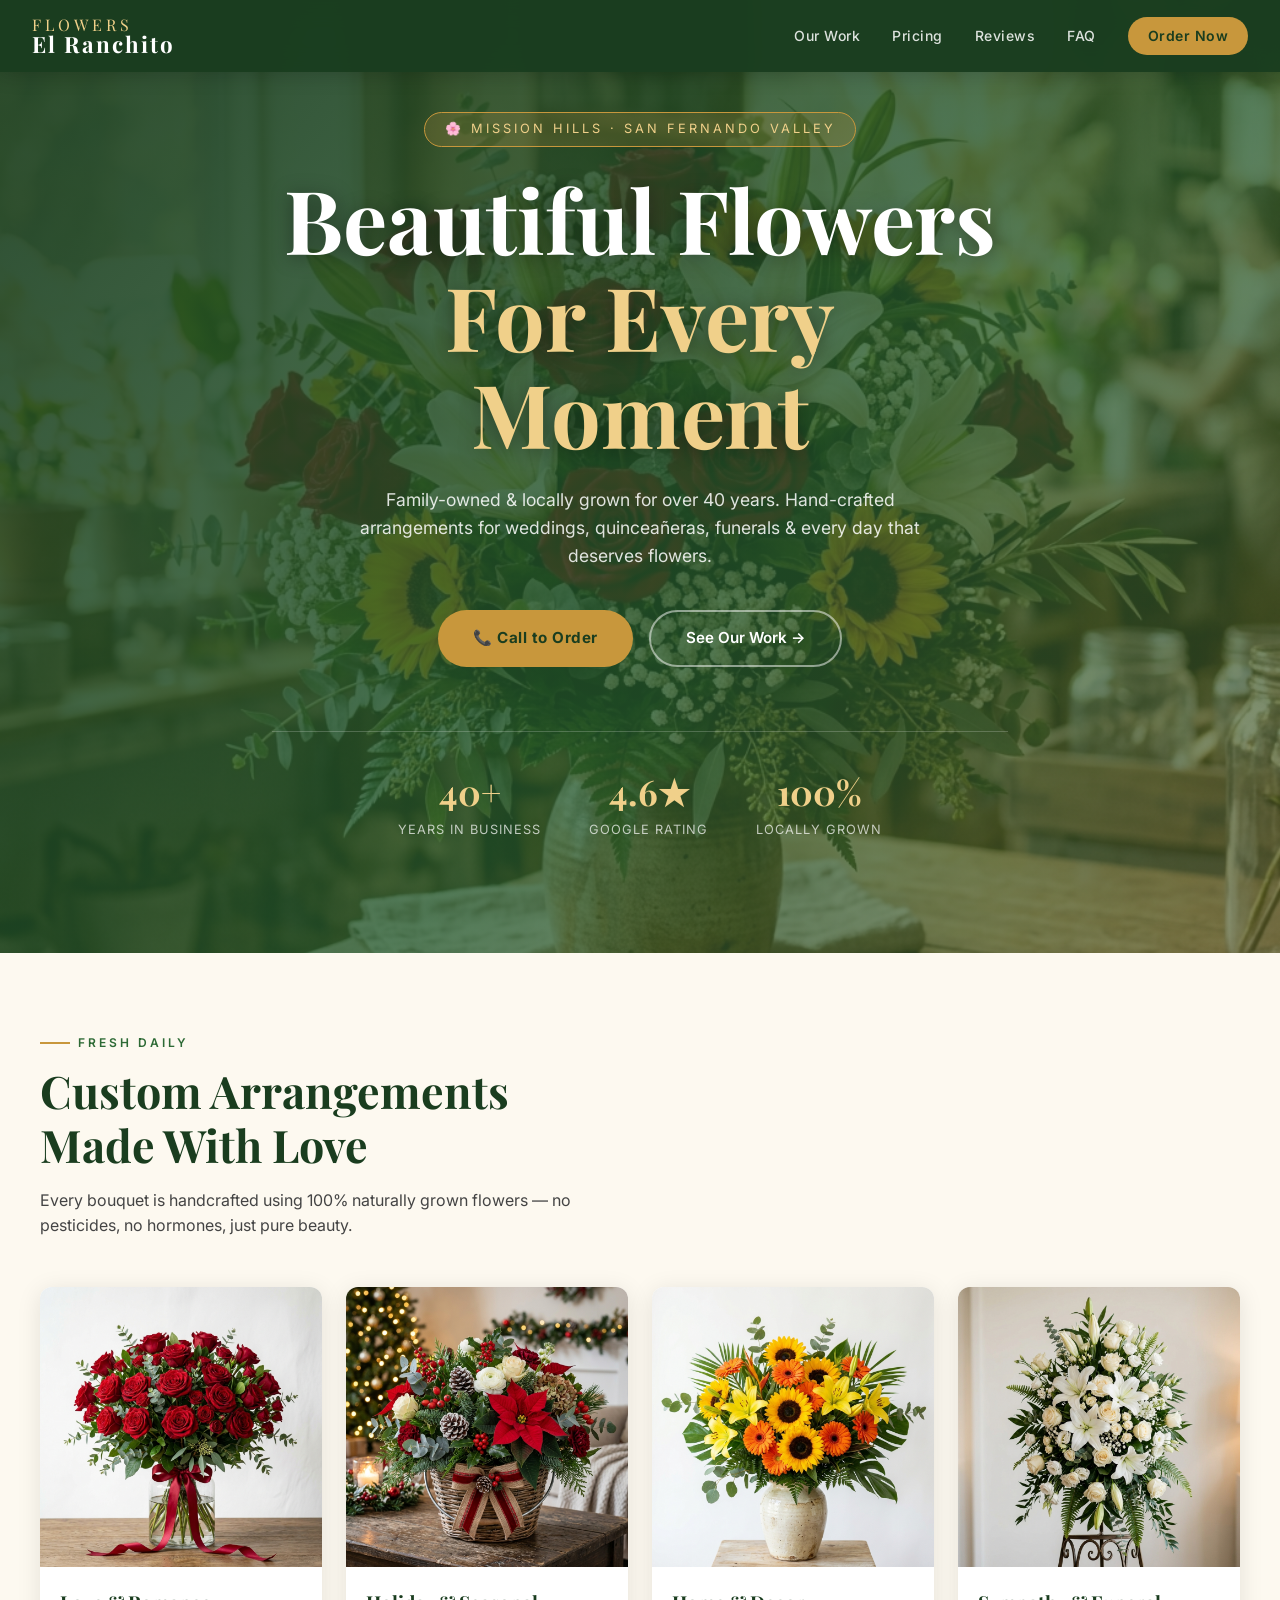
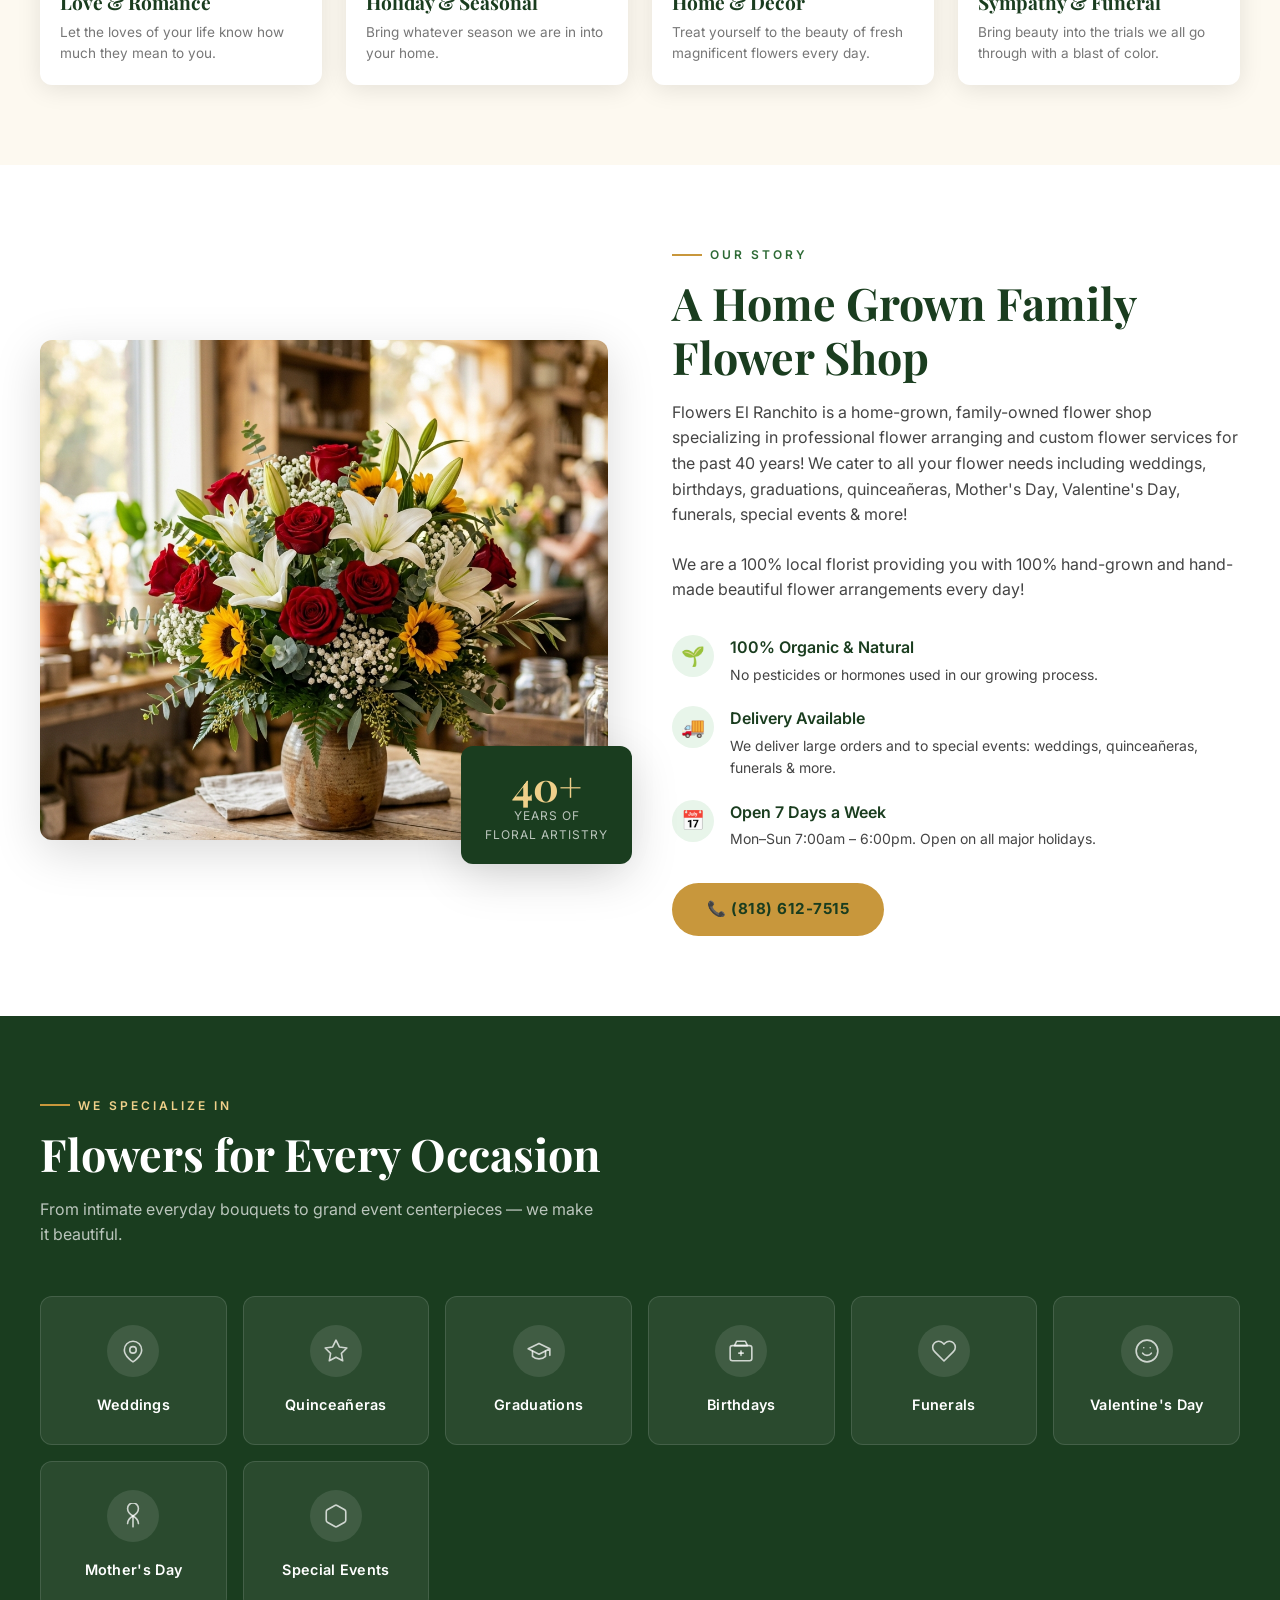
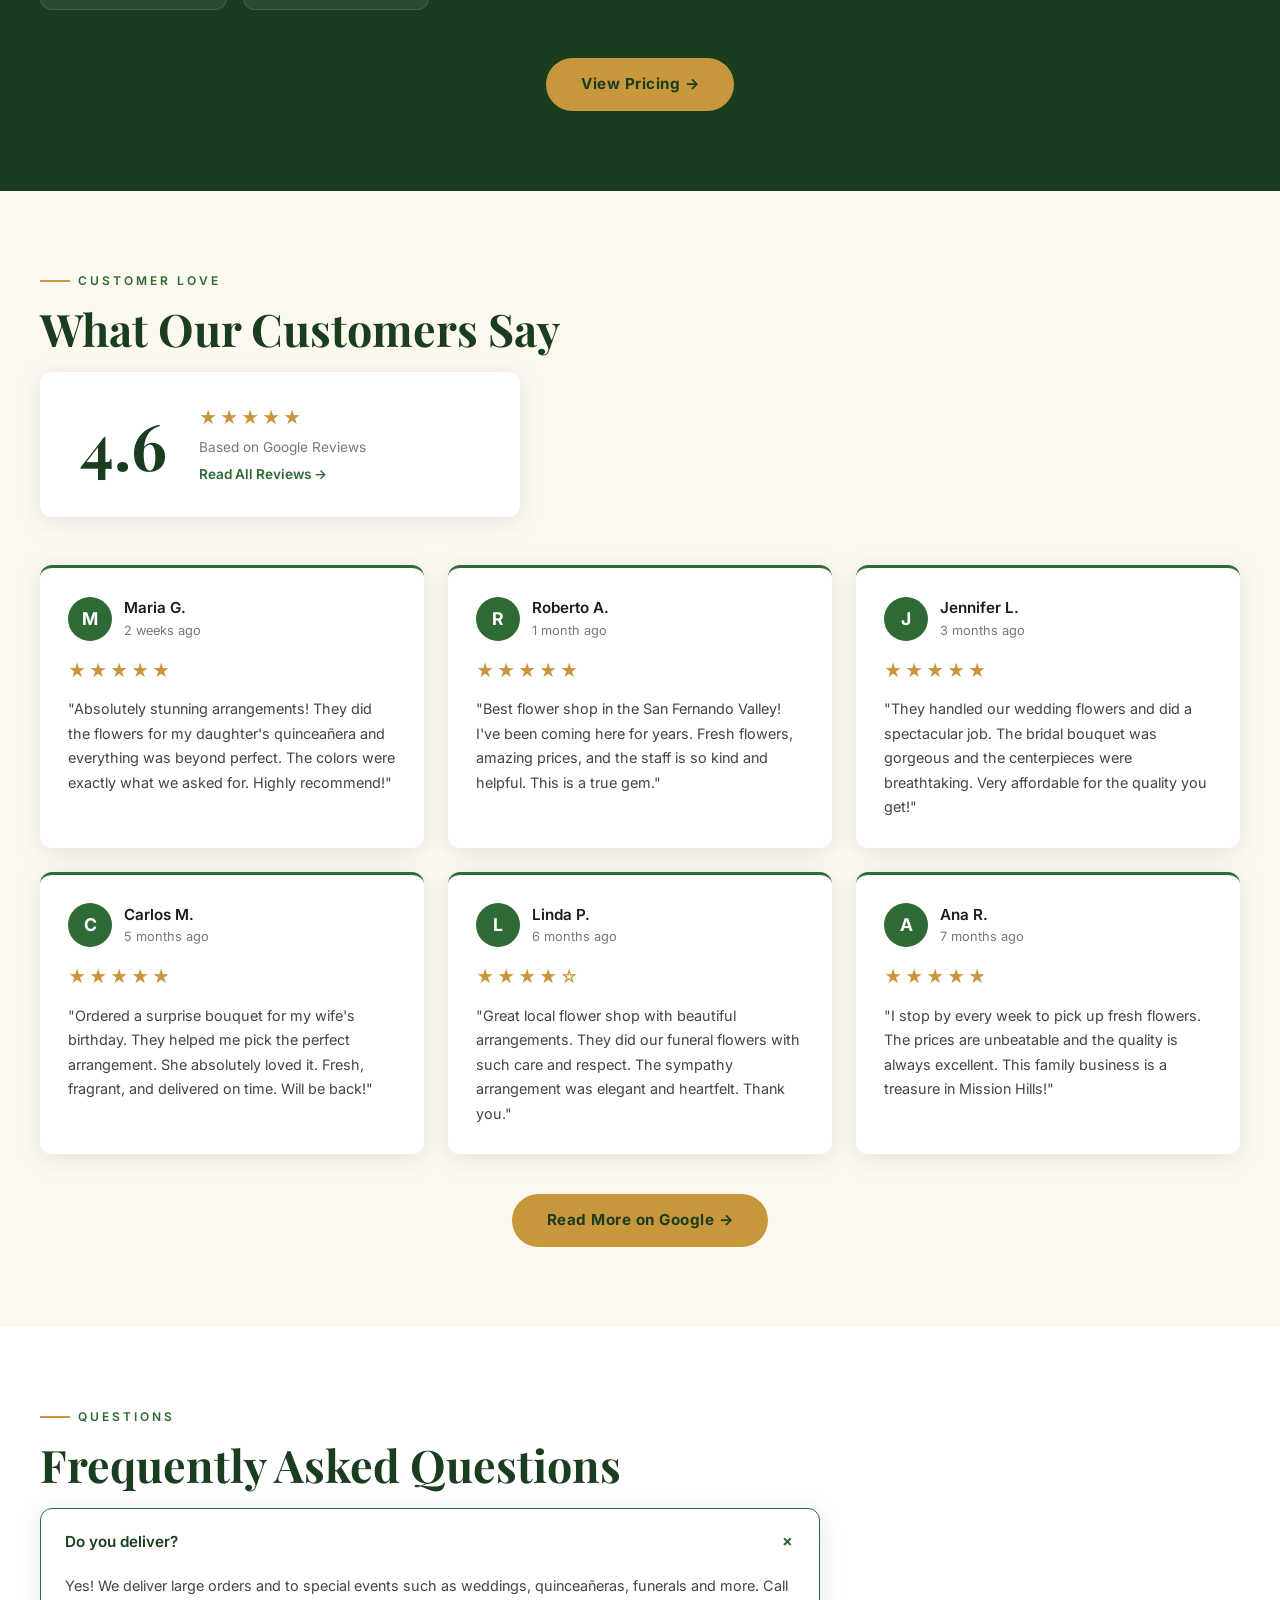
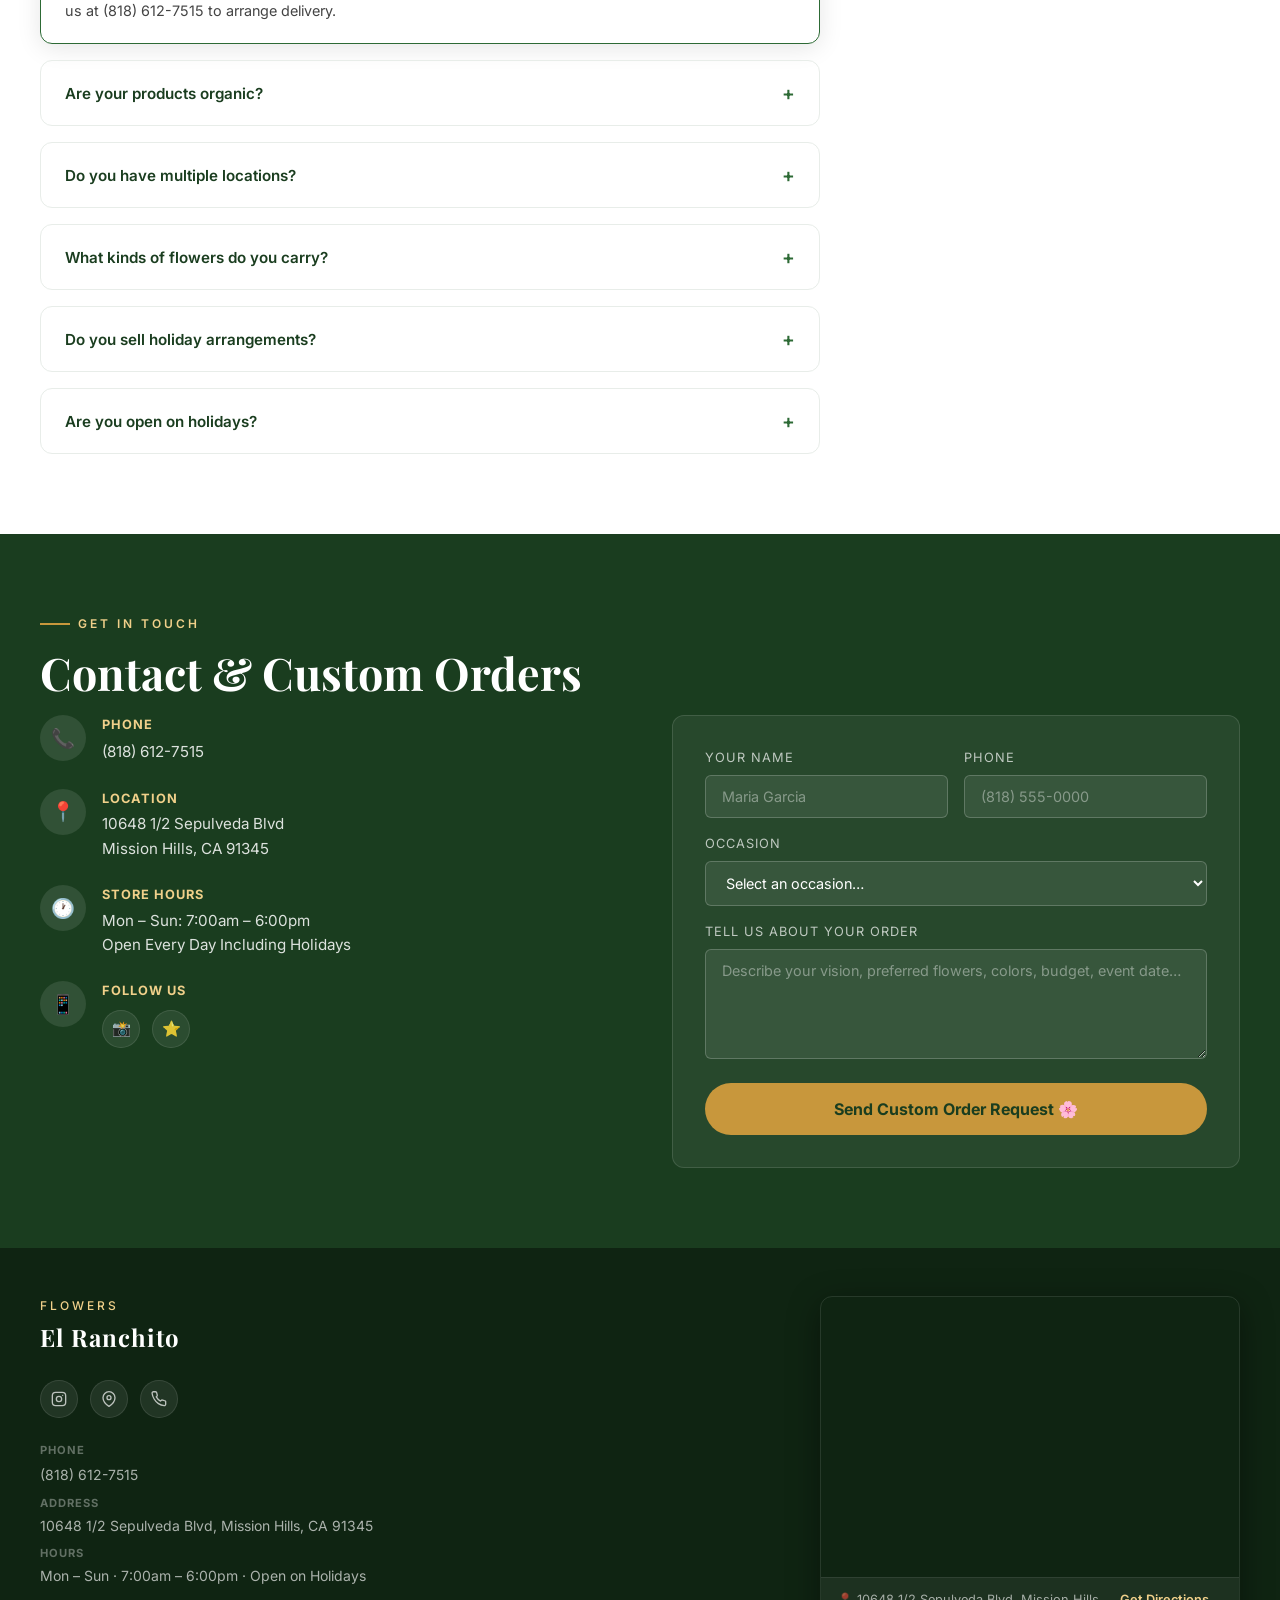
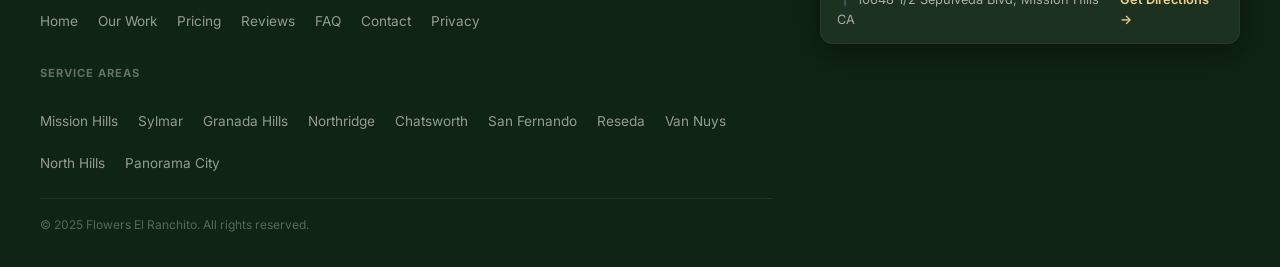
<file: index.html>
<!DOCTYPE html>
<html lang="en">
<head>
  <meta charset="UTF-8" />
  <meta name="viewport" content="width=device-width, initial-scale=1.0" />
  <title>Flowers El Ranchito | Your Local Mission Hills Flower Shop</title>
  <meta name="description" content="Flowers El Ranchito is a family-owned flower shop in Mission Hills, CA specializing in custom arrangements for weddings, quinceañeras, funerals & more. 40 years of floral artistry." />
  <meta property="og:title" content="Flowers El Ranchito | Mission Hills Florist" />
  <meta property="og:description" content="100% locally grown, hand-made flower arrangements. Weddings, quinceañeras, funerals & everyday bouquets. Call (818) 612-7515." />
  <link rel="canonical" href="https://elranchitogrowers.com/" />
  
  <!-- Favicon -->
  <link rel="icon" type="image/png" href="assets/img/favicon.png" />
  <link rel="apple-touch-icon" href="assets/img/favicon.png" />
  <meta name="theme-color" content="#1a3d1f" />
  <!-- Open Graph -->
  <meta property="og:type" content="website" />
  <meta property="og:url" content="https://093b5f04.el-ranchito-growers.pages.dev/" />
  <meta property="og:title" content="Flowers El Ranchito | Mission Hills Florist" />
  <meta property="og:description" content="Family-owned for 40 years. Hand-crafted flower arrangements for weddings, quinceañeras, funerals & everyday bouquets. Call (818) 612-7515." />
  <meta property="og:image" content="https://093b5f04.el-ranchito-growers.pages.dev/assets/img/og.png" />
  <meta property="og:image:width" content="1200" />
  <meta property="og:image:height" content="630" />
  <meta property="og:site_name" content="Flowers El Ranchito" />
  <!-- Twitter Card -->
  <meta name="twitter:card" content="summary_large_image" />
  <meta name="twitter:title" content="Flowers El Ranchito | Mission Hills Florist" />
  <meta name="twitter:description" content="Family-owned for 40 years. Hand-crafted flower arrangements for weddings, quinceañeras, funerals & everyday bouquets. Call (818) 612-7515." />
  <meta name="twitter:image" content="https://093b5f04.el-ranchito-growers.pages.dev/assets/img/og.png" />
  <link rel="stylesheet" href="assets/css/style.css" />
  <script type="application/ld+json">
  {
    "@context": "https://schema.org",
    "@type": "Florist",
    "name": "Flowers El Ranchito",
    "address": { "@type": "PostalAddress", "streetAddress": "10648 1/2 Sepulveda Blvd", "addressLocality": "Mission Hills", "addressRegion": "CA", "postalCode": "91345" },
    "telephone": "+18186127515",
    "openingHours": "Mo-Su 07:00-18:00",
    "url": "https://elranchitogrowers.com",
    "aggregateRating": { "@type": "AggregateRating", "ratingValue": "4.6", "reviewCount": "120" }
  }
  </script>
</head>
<body>

<!-- NAV -->
<nav class="nav" id="main-nav">
  <a href="/" class="nav-brand">
    <span class="line1">Flowers</span>
    <span class="line2">El Ranchito</span>
  </a>
  <div class="nav-links" id="nav-links">
    <a href="our-work.html">Our Work</a>
    <a href="pricing.html">Pricing</a>
    <a href="#reviews">Reviews</a>
    <a href="#faq">FAQ</a>
    <a href="#contact" class="nav-cta">Order Now</a>
  </div>
  <div class="nav-hamburger" id="hamburger" aria-label="Menu" role="button" tabindex="0">
    <span></span><span></span><span></span>
  </div>
</nav>

<!-- HERO -->
<section class="hero" id="hero">
  <div class="hero-bg"></div>
  <div class="hero-overlay"></div>
  <div class="hero-content">
    <div class="hero-badge">🌸 Mission Hills · San Fernando Valley</div>
    <h1>Beautiful Flowers<span>For Every Moment</span></h1>
    <p>Family-owned &amp; locally grown for over 40 years. Hand-crafted arrangements for weddings, quinceañeras, funerals &amp; every day that deserves flowers.</p>
    <div class="hero-actions">
      <a href="tel:+18186127515" class="btn-primary">📞 Call to Order</a>
      <a href="our-work.html" class="btn-outline">See Our Work →</a>
    </div>
    <div class="hero-stats">
      <div class="hero-stat"><div class="num">40+</div><div class="lbl">Years in Business</div></div>
      <div class="hero-stat"><div class="num">4.6★</div><div class="lbl">Google Rating</div></div>
      <div class="hero-stat"><div class="num">100%</div><div class="lbl">Locally Grown</div></div>
    </div>
  </div>
</section>

<!-- CATEGORIES -->
<section class="categories" id="categories">
  <div class="container">
    <div class="section-label">Fresh Daily</div>
    <h2 class="section-title">Custom Arrangements<br>Made With Love</h2>
    <p class="section-sub">Every bouquet is handcrafted using 100% naturally grown flowers — no pesticides, no hormones, just pure beauty.</p>
    <div class="cats-grid">
      <div class="cat-card">
        <img src="assets/img/roses.png" alt="Love & Romance roses bouquet - Flowers El Ranchito" loading="lazy" />
        <div class="cat-info">
          <h3>Love &amp; Romance</h3>
          <p>Let the loves of your life know how much they mean to you.</p>
        </div>
      </div>
      <div class="cat-card">
        <img src="assets/img/holiday.png" alt="Holiday & Seasonal flower arrangement" loading="lazy" />
        <div class="cat-info">
          <h3>Holiday &amp; Seasonal</h3>
          <p>Bring whatever season we are in into your home.</p>
        </div>
      </div>
      <div class="cat-card">
        <img src="assets/img/sunflowers.png" alt="Home & Decor flower arrangement with sunflowers" loading="lazy" />
        <div class="cat-info">
          <h3>Home &amp; Decor</h3>
          <p>Treat yourself to the beauty of fresh magnificent flowers every day.</p>
        </div>
      </div>
      <div class="cat-card">
        <img src="assets/img/sympathy.png" alt="Sympathy and funeral flower arrangement" loading="lazy" />
        <div class="cat-info">
          <h3>Sympathy &amp; Funeral</h3>
          <p>Bring beauty into the trials we all go through with a blast of color.</p>
        </div>
      </div>
    </div>
  </div>
</section>

<!-- ABOUT -->
<section class="about" id="about">
  <div class="container">
    <div class="about-inner">
      <div class="about-img-wrap">
        <img src="assets/img/hero.png" alt="Flowers El Ranchito flower shop interior Mission Hills" />
        <div class="about-badge">
          <div class="big">40+</div>
          <div class="sm">Years of<br>Floral Artistry</div>
        </div>
      </div>
      <div class="about-text">
        <div class="section-label">Our Story</div>
        <h2 class="section-title">A Home Grown Family Flower Shop</h2>
        <p style="color:var(--text-mid);margin-bottom:1.5rem;">Flowers El Ranchito is a home-grown, family-owned flower shop specializing in professional flower arranging and custom flower services for the past 40 years! We cater to all your flower needs including weddings, birthdays, graduations, quinceañeras, Mother's Day, Valentine's Day, funerals, special events &amp; more!</p>
        <p style="color:var(--text-mid);margin-bottom:2rem;">We are a 100% local florist providing you with 100% hand-grown and hand-made beautiful flower arrangements every day!</p>
        <div class="about-pillars">
          <div class="pillar">
            <div class="pillar-icon">🌱</div>
            <div>
              <h4>100% Organic &amp; Natural</h4>
              <p>No pesticides or hormones used in our growing process.</p>
            </div>
          </div>
          <div class="pillar">
            <div class="pillar-icon">🚚</div>
            <div>
              <h4>Delivery Available</h4>
              <p>We deliver large orders and to special events: weddings, quinceañeras, funerals &amp; more.</p>
            </div>
          </div>
          <div class="pillar">
            <div class="pillar-icon">📅</div>
            <div>
              <h4>Open 7 Days a Week</h4>
              <p>Mon–Sun 7:00am – 6:00pm. Open on all major holidays.</p>
            </div>
          </div>
        </div>
        <a href="tel:+18186127515" class="btn-primary" style="margin-top:2rem;display:inline-flex;">📞 (818) 612-7515</a>
      </div>
    </div>
  </div>
</section>

<!-- OCCASIONS -->
<section class="occasions" id="occasions">
  <div class="container">
    <div class="section-label">We Specialize In</div>
    <h2 class="section-title">Flowers for Every Occasion</h2>
    <p class="section-sub">From intimate everyday bouquets to grand event centerpieces — we make it beautiful.</p>
    <div class="occ-grid">

      <div class="occ-card">
        <div class="icon">
          <svg xmlns="http://www.w3.org/2000/svg" viewBox="0 0 24 24" fill="none" stroke="currentColor" stroke-width="1.5" stroke-linecap="round" stroke-linejoin="round"><path d="M12 22s8-5 8-11a8 8 0 0 0-16 0c0 6 8 11 8 11z"/><circle cx="12" cy="11" r="3"/></svg>
        </div>
        <h3>Weddings</h3>
      </div>

      <div class="occ-card">
        <div class="icon">
          <svg xmlns="http://www.w3.org/2000/svg" viewBox="0 0 24 24" fill="none" stroke="currentColor" stroke-width="1.5" stroke-linecap="round" stroke-linejoin="round"><polygon points="12 2 15.09 8.26 22 9.27 17 14.14 18.18 21.02 12 17.77 5.82 21.02 7 14.14 2 9.27 8.91 8.26 12 2"/></svg>
        </div>
        <h3>Quinceañeras</h3>
      </div>

      <div class="occ-card">
        <div class="icon">
          <svg xmlns="http://www.w3.org/2000/svg" viewBox="0 0 24 24" fill="none" stroke="currentColor" stroke-width="1.5" stroke-linecap="round" stroke-linejoin="round"><path d="M22 10v6M2 10l10-5 10 5-10 5z"/><path d="M6 12v5c3 3 9 3 12 0v-5"/></svg>
        </div>
        <h3>Graduations</h3>
      </div>

      <div class="occ-card">
        <div class="icon">
          <svg xmlns="http://www.w3.org/2000/svg" viewBox="0 0 24 24" fill="none" stroke="currentColor" stroke-width="1.5" stroke-linecap="round" stroke-linejoin="round"><path d="M20 7H4a2 2 0 0 0-2 2v10a2 2 0 0 0 2 2h16a2 2 0 0 0 2-2V9a2 2 0 0 0-2-2z"/><path d="M16 3H8L6 7h12l-2-4z"/><line x1="12" y1="12" x2="12" y2="16"/><line x1="10" y1="14" x2="14" y2="14"/></svg>
        </div>
        <h3>Birthdays</h3>
      </div>

      <div class="occ-card">
        <div class="icon">
          <svg xmlns="http://www.w3.org/2000/svg" viewBox="0 0 24 24" fill="none" stroke="currentColor" stroke-width="1.5" stroke-linecap="round" stroke-linejoin="round"><path d="M20.84 4.61a5.5 5.5 0 0 0-7.78 0L12 5.67l-1.06-1.06a5.5 5.5 0 0 0-7.78 7.78l1.06 1.06L12 21.23l7.78-7.78 1.06-1.06a5.5 5.5 0 0 0 0-7.78z"/></svg>
        </div>
        <h3>Funerals</h3>
      </div>

      <div class="occ-card">
        <div class="icon">
          <svg xmlns="http://www.w3.org/2000/svg" viewBox="0 0 24 24" fill="none" stroke="currentColor" stroke-width="1.5" stroke-linecap="round" stroke-linejoin="round"><circle cx="12" cy="12" r="10"/><path d="M8 14s1.5 2 4 2 4-2 4-2"/><line x1="9" y1="9" x2="9.01" y2="9"/><line x1="15" y1="9" x2="15.01" y2="9"/></svg>
        </div>
        <h3>Valentine's Day</h3>
      </div>

      <div class="occ-card">
        <div class="icon">
          <svg xmlns="http://www.w3.org/2000/svg" viewBox="0 0 24 24" fill="none" stroke="currentColor" stroke-width="1.5" stroke-linecap="round" stroke-linejoin="round"><path d="M12 22V12"/><path d="M12 12C12 12 7 9 7 5a5 5 0 0 1 10 0c0 4-5 7-5 7z"/><path d="M12 12c0 0-5 3-5 7"/><path d="M12 12c0 0 5 3 5 7"/></svg>
        </div>
        <h3>Mother's Day</h3>
      </div>

      <div class="occ-card">
        <div class="icon">
          <svg xmlns="http://www.w3.org/2000/svg" viewBox="0 0 24 24" fill="none" stroke="currentColor" stroke-width="1.5" stroke-linecap="round" stroke-linejoin="round"><path d="M21 16V8a2 2 0 0 0-1-1.73l-7-4a2 2 0 0 0-2 0l-7 4A2 2 0 0 0 3 8v8a2 2 0 0 0 1 1.73l7 4a2 2 0 0 0 2 0l7-4A2 2 0 0 0 21 16z"/></svg>
        </div>
        <h3>Special Events</h3>
      </div>

    </div>
    <div style="text-align:center;margin-top:3rem;">
      <a href="pricing.html" class="btn-primary">View Pricing →</a>
    </div>
  </div>
</section>

<!-- REVIEWS -->
<section class="reviews" id="reviews">
  <div class="container">
    <div class="section-label">Customer Love</div>
    <h2 class="section-title">What Our Customers Say</h2>
    <div class="rating-summary">
      <div class="rating-num">4.6</div>
      <div class="rating-info">
        <div class="stars"><span>★</span><span>★</span><span>★</span><span>★</span><span>★</span></div>
        <p>Based on Google Reviews</p>
        <p><a href="https://www.google.com/search?q=flowers+el+ranchito" target="_blank" rel="noopener" style="color:var(--green-mid);font-weight:600;">Read All Reviews →</a></p>
      </div>
    </div>
    <div class="reviews-grid">
      <div class="review-card">
        <div class="reviewer">
          <div class="reviewer-avatar">M</div>
          <div><div class="reviewer-name">Maria G.</div><div class="reviewer-date">2 weeks ago</div></div>
        </div>
        <div class="stars"><span>★</span><span>★</span><span>★</span><span>★</span><span>★</span></div>
        <p class="review-text">"Absolutely stunning arrangements! They did the flowers for my daughter's quinceañera and everything was beyond perfect. The colors were exactly what we asked for. Highly recommend!"</p>
      </div>
      <div class="review-card">
        <div class="reviewer">
          <div class="reviewer-avatar">R</div>
          <div><div class="reviewer-name">Roberto A.</div><div class="reviewer-date">1 month ago</div></div>
        </div>
        <div class="stars"><span>★</span><span>★</span><span>★</span><span>★</span><span>★</span></div>
        <p class="review-text">"Best flower shop in the San Fernando Valley! I've been coming here for years. Fresh flowers, amazing prices, and the staff is so kind and helpful. This is a true gem."</p>
      </div>
      <div class="review-card">
        <div class="reviewer">
          <div class="reviewer-avatar">J</div>
          <div><div class="reviewer-name">Jennifer L.</div><div class="reviewer-date">3 months ago</div></div>
        </div>
        <div class="stars"><span>★</span><span>★</span><span>★</span><span>★</span><span>★</span></div>
        <p class="review-text">"They handled our wedding flowers and did a spectacular job. The bridal bouquet was gorgeous and the centerpieces were breathtaking. Very affordable for the quality you get!"</p>
      </div>
      <div class="review-card">
        <div class="reviewer">
          <div class="reviewer-avatar">C</div>
          <div><div class="reviewer-name">Carlos M.</div><div class="reviewer-date">5 months ago</div></div>
        </div>
        <div class="stars"><span>★</span><span>★</span><span>★</span><span>★</span><span>★</span></div>
        <p class="review-text">"Ordered a surprise bouquet for my wife's birthday. They helped me pick the perfect arrangement. She absolutely loved it. Fresh, fragrant, and delivered on time. Will be back!"</p>
      </div>
      <div class="review-card">
        <div class="reviewer">
          <div class="reviewer-avatar">L</div>
          <div><div class="reviewer-name">Linda P.</div><div class="reviewer-date">6 months ago</div></div>
        </div>
        <div class="stars"><span>★</span><span>★</span><span>★</span><span>★</span><span>☆</span></div>
        <p class="review-text">"Great local flower shop with beautiful arrangements. They did our funeral flowers with such care and respect. The sympathy arrangement was elegant and heartfelt. Thank you."</p>
      </div>
      <div class="review-card">
        <div class="reviewer">
          <div class="reviewer-avatar">A</div>
          <div><div class="reviewer-name">Ana R.</div><div class="reviewer-date">7 months ago</div></div>
        </div>
        <div class="stars"><span>★</span><span>★</span><span>★</span><span>★</span><span>★</span></div>
        <p class="review-text">"I stop by every week to pick up fresh flowers. The prices are unbeatable and the quality is always excellent. This family business is a treasure in Mission Hills!"</p>
      </div>
    </div>
    <div style="text-align:center;margin-top:2.5rem;">
      <a href="https://www.google.com/search?q=flowers+el+ranchito" target="_blank" rel="noopener" class="btn-primary">Read More on Google →</a>
    </div>
  </div>
</section>

<!-- FAQ -->
<section class="faq" id="faq">
  <div class="container">
    <div class="section-label">Questions</div>
    <h2 class="section-title">Frequently Asked Questions</h2>
    <div class="faq-list">
      <div class="faq-item open">
        <button class="faq-q" aria-expanded="true">Do you deliver?<span class="faq-icon">+</span></button>
        <div class="faq-a"><p>Yes! We deliver large orders and to special events such as weddings, quinceañeras, funerals and more. Call us at (818) 612-7515 to arrange delivery.</p></div>
      </div>
      <div class="faq-item">
        <button class="faq-q" aria-expanded="false">Are your products organic?<span class="faq-icon">+</span></button>
        <div class="faq-a"><p>Yes, all of our products are 100% naturally grown. No pesticides or hormones are used in our growing process — just pure, healthy flowers.</p></div>
      </div>
      <div class="faq-item">
        <button class="faq-q" aria-expanded="false">Do you have multiple locations?<span class="faq-icon">+</span></button>
        <div class="faq-a"><p>We currently have one location in the beautiful San Fernando Valley, in the city of Mission Hills at 10648 1/2 Sepulveda Blvd, CA 91345.</p></div>
      </div>
      <div class="faq-item">
        <button class="faq-q" aria-expanded="false">What kinds of flowers do you carry?<span class="faq-icon">+</span></button>
        <div class="faq-a"><p>We carry a wide variety of flowers from baby's breath to full-bloom sunflowers. As we grow naturally, some flowers are seasonal specials. Call us if you're looking for something specific — (818) 612-7515.</p></div>
      </div>
      <div class="faq-item">
        <button class="faq-q" aria-expanded="false">Do you sell holiday arrangements?<span class="faq-icon">+</span></button>
        <div class="faq-a"><p>Yes, absolutely! We sell custom and pre-made arrangements for all major holidays. Valentine's Day, Mother's Day, Thanksgiving, Christmas and New Years are our customers' favorites.</p></div>
      </div>
      <div class="faq-item">
        <button class="faq-q" aria-expanded="false">Are you open on holidays?<span class="faq-icon">+</span></button>
        <div class="faq-a"><p>Yes, we are open 7 days a week, Monday–Sunday from 7:00am to 6:00pm, including holidays.</p></div>
      </div>
    </div>
  </div>
</section>

<!-- CONTACT -->
<section class="contact" id="contact">
  <div class="container">
    <div class="section-label">Get In Touch</div>
    <h2 class="section-title">Contact &amp; Custom Orders</h2>
    <div class="contact-inner">
      <div class="contact-info">
        <div class="contact-item">
          <div class="contact-icon">📞</div>
          <div>
            <h4>Phone</h4>
            <a href="tel:+18186127515">(818) 612-7515</a>
          </div>
        </div>
        <div class="contact-item">
          <div class="contact-icon">📍</div>
          <div>
            <h4>Location</h4>
            <p>10648 1/2 Sepulveda Blvd<br>Mission Hills, CA 91345</p>
          </div>
        </div>
        <div class="contact-item">
          <div class="contact-icon">🕐</div>
          <div>
            <h4>Store Hours</h4>
            <p>Mon – Sun: 7:00am – 6:00pm<br>Open Every Day Including Holidays</p>
          </div>
        </div>
        <div class="contact-item">
          <div class="contact-icon">📱</div>
          <div>
            <h4>Follow Us</h4>
            <div class="social-row" style="margin-top:0.5rem;">
              <a href="https://www.instagram.com/flowerselranchito/" target="_blank" rel="noopener" class="social-btn" aria-label="Instagram">📸</a>
              <a href="https://g.page/r/CYGmpNmzfyX0EBA" target="_blank" rel="noopener" class="social-btn" aria-label="Google Business">⭐</a>
            </div>
          </div>
        </div>
      </div>
      <form class="contact-form" id="contact-form" onsubmit="handleSubmit(event)">
        <div class="form-row">
          <div class="form-group">
            <label for="name">Your Name</label>
            <input type="text" id="name" name="name" placeholder="Maria Garcia" required />
          </div>
          <div class="form-group">
            <label for="phone">Phone</label>
            <input type="tel" id="phone" name="phone" placeholder="(818) 555-0000" />
          </div>
        </div>
        <div class="form-group">
          <label for="occasion">Occasion</label>
          <select id="occasion" name="occasion">
            <option value="">Select an occasion…</option>
            <option>Wedding</option>
            <option>Quinceañera</option>
            <option>Birthday</option>
            <option>Graduation</option>
            <option>Funeral / Sympathy</option>
            <option>Valentine's Day</option>
            <option>Mother's Day</option>
            <option>Custom / Other</option>
          </select>
        </div>
        <div class="form-group">
          <label for="message">Tell Us About Your Order</label>
          <textarea id="message" name="message" placeholder="Describe your vision, preferred flowers, colors, budget, event date…"></textarea>
        </div>
        <button type="submit" class="btn-submit" id="submit-btn">Send Custom Order Request 🌸</button>
      </form>
    </div>
  </div>
</section>

<!-- FOOTER -->
<footer>
  <div class="footer-inner">
    <div class="footer-left">
      <div class="footer-brand">
        <span>Flowers</span>
        El Ranchito
      </div>
      <div class="social-row">
        <a href="https://www.instagram.com/flowerselranchito/" target="_blank" rel="noopener" class="social-btn" aria-label="Instagram">
          <svg width="16" height="16" viewBox="0 0 24 24" fill="none" stroke="currentColor" stroke-width="2" stroke-linecap="round" stroke-linejoin="round"><rect x="2" y="2" width="20" height="20" rx="5" ry="5"/><circle cx="12" cy="12" r="4"/><circle cx="17.5" cy="6.5" r="1" fill="currentColor" stroke="none"/></svg>
        </a>
        <a href="https://g.page/r/CYGmpNmzfyX0EBA" target="_blank" rel="noopener" class="social-btn" aria-label="Google Business">
          <svg width="16" height="16" viewBox="0 0 24 24" fill="none" stroke="currentColor" stroke-width="2" stroke-linecap="round" stroke-linejoin="round"><path d="M21 10c0 7-9 13-9 13s-9-6-9-13a9 9 0 0 1 18 0z"/><circle cx="12" cy="10" r="3"/></svg>
        </a>
        <a href="tel:+18186127515" class="social-btn" aria-label="Call us">
          <svg width="16" height="16" viewBox="0 0 24 24" fill="none" stroke="currentColor" stroke-width="2" stroke-linecap="round" stroke-linejoin="round"><path d="M22 16.92v3a2 2 0 0 1-2.18 2 19.79 19.79 0 0 1-8.63-3.07A19.5 19.5 0 0 1 4.69 12a19.79 19.79 0 0 1-3.07-8.67A2 2 0 0 1 3.6 1.18h3a2 2 0 0 1 2 1.72c.127.96.361 1.903.7 2.81a2 2 0 0 1-.45 2.11L7.91 8.74a16 16 0 0 0 6.35 6.35l.96-.96a2 2 0 0 1 2.11-.45c.907.339 1.85.573 2.81.7A2 2 0 0 1 22 16.92z"/></svg>
        </a>
      </div>
      <div class="footer-contact">
        <div>
          <strong>Phone</strong>
          <a href="tel:+18186127515">(818) 612-7515</a>
        </div>
        <div>
          <strong>Address</strong>
          <p>10648 1/2 Sepulveda Blvd, Mission Hills, CA 91345</p>
        </div>
        <div>
          <strong>Hours</strong>
          <p>Mon – Sun · 7:00am – 6:00pm · Open on Holidays</p>
        </div>
      </div>
      <div class="footer-links">
        <a href="/">Home</a>
        <a href="our-work.html">Our Work</a>
        <a href="pricing.html">Pricing</a>
        <a href="index.html#reviews">Reviews</a>
        <a href="index.html#faq">FAQ</a>
        <a href="index.html#contact">Contact</a>
        <a href="privacy.html">Privacy</a>
      </div>
      <div class="footer-links" style="margin-top:0.5rem;">
        <strong style="color:rgba(255,255,255,0.35);font-size:0.7rem;text-transform:uppercase;letter-spacing:1px;width:100%;display:block;margin-bottom:0.5rem;">Service Areas</strong>
        <a href="locations/mission-hills.html">Mission Hills</a>
        <a href="locations/sylmar.html">Sylmar</a>
        <a href="locations/granada-hills.html">Granada Hills</a>
        <a href="locations/northridge.html">Northridge</a>
        <a href="locations/chatsworth.html">Chatsworth</a>
        <a href="locations/san-fernando.html">San Fernando</a>
        <a href="locations/reseda.html">Reseda</a>
        <a href="locations/van-nuys.html">Van Nuys</a>
        <a href="locations/north-hills.html">North Hills</a>
        <a href="locations/panorama-city.html">Panorama City</a>
      </div>
      <p class="copy">© 2025 Flowers El Ranchito. All rights reserved.</p>
    </div>
    <div class="footer-map">
      <iframe
        title="Flowers El Ranchito location map"
        src="https://maps.google.com/maps?q=Flowers+El+Ranchito+Mission+Hills+CA&output=embed&z=16"
        loading="lazy"
        referrerpolicy="no-referrer-when-downgrade"
        allowfullscreen>
      </iframe>
      <div class="map-label">
        <span>📍 10648 1/2 Sepulveda Blvd, Mission Hills CA</span>
        <a href="https://maps.google.com/?q=10648+Sepulveda+Blvd,+Mission+Hills,+CA+91345" target="_blank" rel="noopener">Get Directions →</a>
      </div>
    </div>
  </div>
</footer>

<script src="assets/js/main.js"></script>
</body>
</html>
</file>
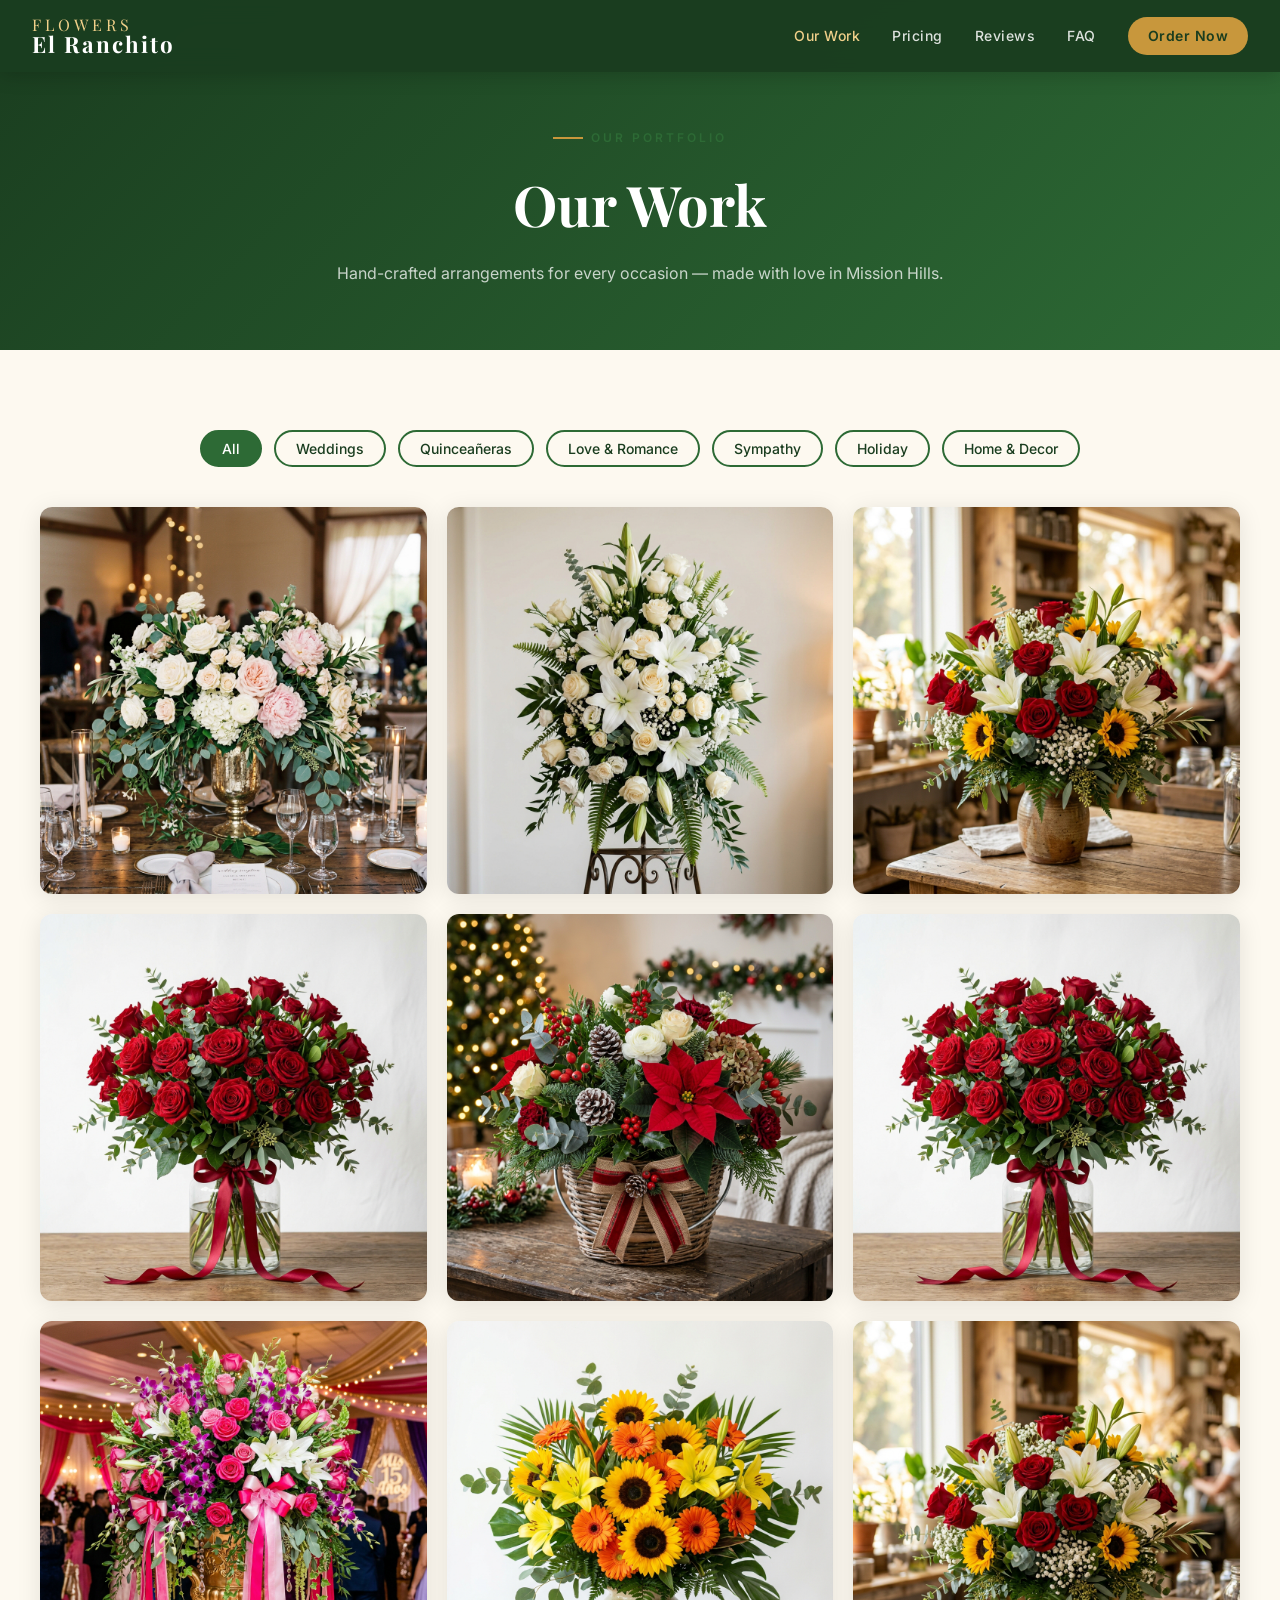
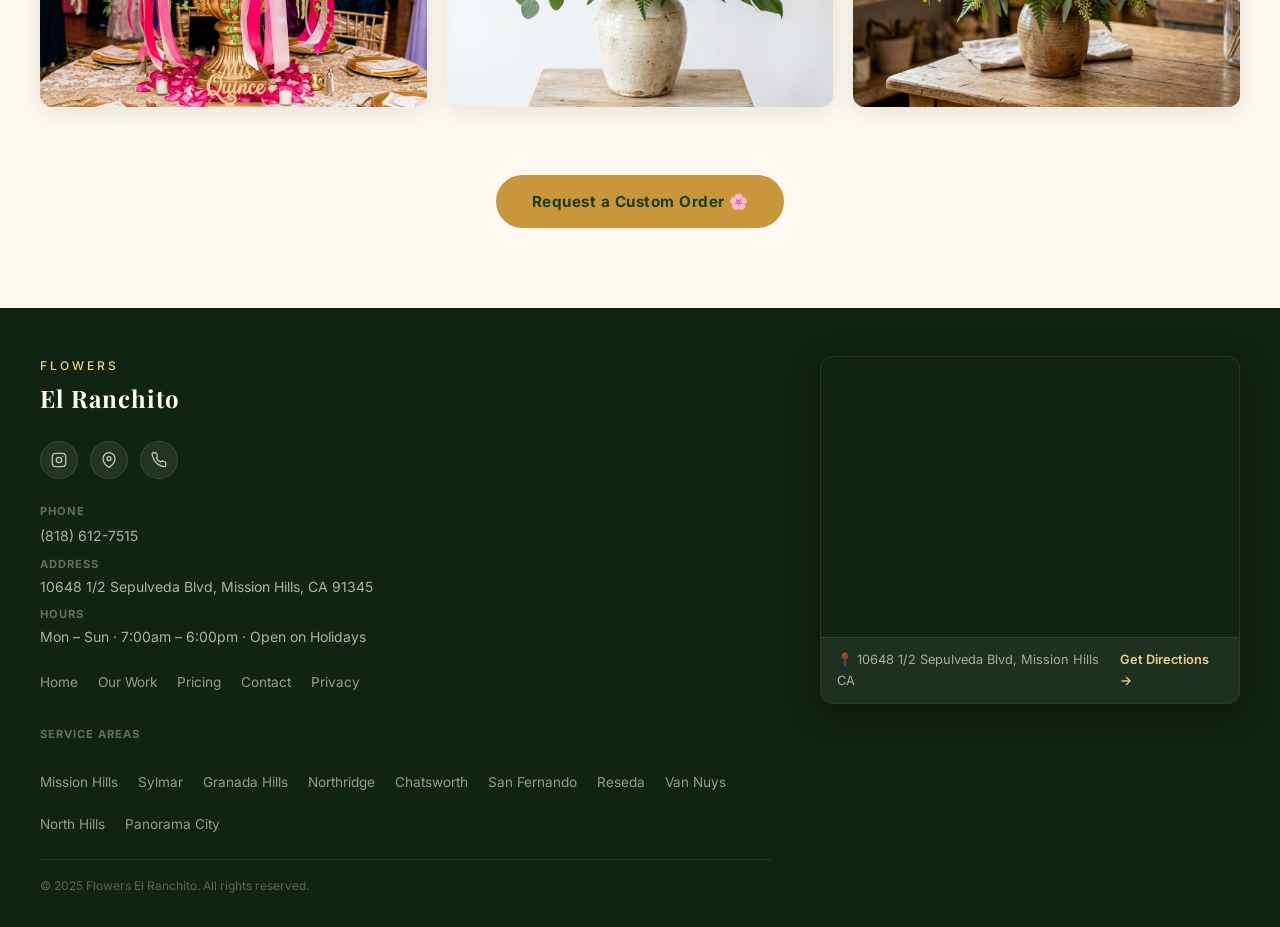
<file: our-work.html>
<!DOCTYPE html>
<html lang="en">
<head>
  <meta charset="UTF-8" />
  <meta name="viewport" content="width=device-width, initial-scale=1.0" />
  <title>Our Work | Flowers El Ranchito Gallery</title>
  <meta name="description" content="Browse our gallery of custom flower arrangements — weddings, quinceañeras, funerals, birthdays & more. Flowers El Ranchito, Mission Hills CA." />
  <link rel="canonical" href="https://elranchitogrowers.com/our-work/" />
  
  <!-- Favicon -->
  <link rel="icon" type="image/png" href="assets/img/favicon.png" />
  <link rel="apple-touch-icon" href="assets/img/favicon.png" />
  <meta name="theme-color" content="#1a3d1f" />
  <!-- Open Graph -->
  <meta property="og:type" content="website" />
  <meta property="og:url" content="https://093b5f04.el-ranchito-growers.pages.dev/our-work.html" />
  <meta property="og:title" content="Our Work | Flowers El Ranchito Gallery" />
  <meta property="og:description" content="Browse our gallery of hand-crafted floral arrangements for weddings, quinceañeras, funerals, and more. Mission Hills florist." />
  <meta property="og:image" content="https://093b5f04.el-ranchito-growers.pages.dev/assets/img/og.png" />
  <meta property="og:image:width" content="1200" />
  <meta property="og:image:height" content="630" />
  <meta property="og:site_name" content="Flowers El Ranchito" />
  <!-- Twitter Card -->
  <meta name="twitter:card" content="summary_large_image" />
  <meta name="twitter:title" content="Our Work | Flowers El Ranchito Gallery" />
  <meta name="twitter:description" content="Browse our gallery of hand-crafted floral arrangements for weddings, quinceañeras, funerals, and more. Mission Hills florist." />
  <meta name="twitter:image" content="https://093b5f04.el-ranchito-growers.pages.dev/assets/img/og.png" />
  <link rel="stylesheet" href="assets/css/style.css" />
</head>
<body>

<nav class="nav" id="main-nav">
  <a href="/" class="nav-brand">
    <span class="line1">Flowers</span>
    <span class="line2">El Ranchito</span>
  </a>
  <div class="nav-links" id="nav-links">
    <a href="our-work.html" style="color:var(--gold-light)">Our Work</a>
    <a href="pricing.html">Pricing</a>
    <a href="index.html#reviews">Reviews</a>
    <a href="index.html#faq">FAQ</a>
    <a href="index.html#contact" class="nav-cta">Order Now</a>
  </div>
  <div class="nav-hamburger" id="hamburger" aria-label="Menu" role="button" tabindex="0">
    <span></span><span></span><span></span>
  </div>
</nav>

<div class="page-hero">
  <div class="section-label" style="justify-content:center;">Our Portfolio</div>
  <h1>Our Work</h1>
  <p>Hand-crafted arrangements for every occasion — made with love in Mission Hills.</p>
</div>

<section style="background:var(--cream);">
  <div class="container">
    <div class="gallery-filters" id="gallery-filters">
      <button class="filter-btn active" data-filter="all" id="filter-all">All</button>
      <button class="filter-btn" data-filter="wedding" id="filter-wedding">Weddings</button>
      <button class="filter-btn" data-filter="quinceanera" id="filter-quinceanera">Quinceañeras</button>
      <button class="filter-btn" data-filter="romance" id="filter-romance">Love &amp; Romance</button>
      <button class="filter-btn" data-filter="sympathy" id="filter-sympathy">Sympathy</button>
      <button class="filter-btn" data-filter="holiday" id="filter-holiday">Holiday</button>
      <button class="filter-btn" data-filter="decor" id="filter-decor">Home &amp; Decor</button>
    </div>

    <div class="masonry-grid" id="gallery-grid">

      <div class="masonry-item" data-cat="wedding">
        <img src="assets/img/wedding.png" alt="Wedding floral centerpiece arrangement" loading="lazy" />
        <div class="overlay"><span>Wedding Centerpiece</span></div>
      </div>

      <div class="masonry-item" data-cat="romance">
        <img src="assets/img/roses.png" alt="Romantic red rose bouquet" loading="lazy" />
        <div class="overlay"><span>Romantic Roses</span></div>
      </div>

      <div class="masonry-item" data-cat="quinceanera">
        <img src="assets/img/quinceanera.png" alt="Quinceañera floral arrangement" loading="lazy" />
        <div class="overlay"><span>Quinceañera Centerpiece</span></div>
      </div>

      <div class="masonry-item" data-cat="sympathy">
        <img src="assets/img/sympathy.png" alt="Sympathy and funeral flower arrangement" loading="lazy" />
        <div class="overlay"><span>Sympathy Arrangement</span></div>
      </div>

      <div class="masonry-item" data-cat="holiday">
        <img src="assets/img/holiday.png" alt="Holiday seasonal flower basket" loading="lazy" />
        <div class="overlay"><span>Holiday Basket</span></div>
      </div>

      <div class="masonry-item" data-cat="decor">
        <img src="assets/img/sunflowers.png" alt="Sunflower and gerbera home decor arrangement" loading="lazy" />
        <div class="overlay"><span>Sunny Decor Arrangement</span></div>
      </div>

      <div class="masonry-item" data-cat="wedding">
        <img src="assets/img/hero.png" alt="Mixed floral wedding arrangement" loading="lazy" />
        <div class="overlay"><span>Custom Wedding Bouquet</span></div>
      </div>

      <div class="masonry-item" data-cat="romance">
        <img src="assets/img/roses.png" alt="Valentine's Day rose bouquet" loading="lazy" />
        <div class="overlay"><span>Valentine's Day Special</span></div>
      </div>

      <div class="masonry-item" data-cat="decor">
        <img src="assets/img/hero.png" alt="Mixed bouquet for home decor" loading="lazy" />
        <div class="overlay"><span>Fresh Mixed Bouquet</span></div>
      </div>

    </div>

    <div style="text-align:center;margin-top:3rem;">
      <a href="index.html#contact" class="btn-primary">Request a Custom Order 🌸</a>
    </div>
  </div>
</section>

<footer>
  <div class="footer-inner">
    <div class="footer-left">
      <div class="footer-brand">
        <span>Flowers</span>
        El Ranchito
      </div>
      <div class="social-row">
        <a href="https://www.instagram.com/flowerselranchito/" target="_blank" rel="noopener" class="social-btn" aria-label="Instagram">
          <svg width="16" height="16" viewBox="0 0 24 24" fill="none" stroke="currentColor" stroke-width="2" stroke-linecap="round" stroke-linejoin="round"><rect x="2" y="2" width="20" height="20" rx="5" ry="5"/><circle cx="12" cy="12" r="4"/><circle cx="17.5" cy="6.5" r="1" fill="currentColor" stroke="none"/></svg>
        </a>
        <a href="https://g.page/r/CYGmpNmzfyX0EBA" target="_blank" rel="noopener" class="social-btn" aria-label="Google Business">
          <svg width="16" height="16" viewBox="0 0 24 24" fill="none" stroke="currentColor" stroke-width="2" stroke-linecap="round" stroke-linejoin="round"><path d="M21 10c0 7-9 13-9 13s-9-6-9-13a9 9 0 0 1 18 0z"/><circle cx="12" cy="10" r="3"/></svg>
        </a>
        <a href="tel:+18186127515" class="social-btn" aria-label="Call us">
          <svg width="16" height="16" viewBox="0 0 24 24" fill="none" stroke="currentColor" stroke-width="2" stroke-linecap="round" stroke-linejoin="round"><path d="M22 16.92v3a2 2 0 0 1-2.18 2 19.79 19.79 0 0 1-8.63-3.07A19.5 19.5 0 0 1 4.69 12a19.79 19.79 0 0 1-3.07-8.67A2 2 0 0 1 3.6 1.18h3a2 2 0 0 1 2 1.72c.127.96.361 1.903.7 2.81a2 2 0 0 1-.45 2.11L7.91 8.74a16 16 0 0 0 6.35 6.35l.96-.96a2 2 0 0 1 2.11-.45c.907.339 1.85.573 2.81.7A2 2 0 0 1 22 16.92z"/></svg>
        </a>
      </div>
      <div class="footer-contact">
        <div><strong>Phone</strong><a href="tel:+18186127515">(818) 612-7515</a></div>
        <div><strong>Address</strong><p>10648 1/2 Sepulveda Blvd, Mission Hills, CA 91345</p></div>
        <div><strong>Hours</strong><p>Mon – Sun · 7:00am – 6:00pm · Open on Holidays</p></div>
      </div>
      <div class="footer-links">
        <a href="/">Home</a>
        <a href="our-work.html">Our Work</a>
        <a href="pricing.html">Pricing</a>
        <a href="index.html#contact">Contact</a>
        <a href="privacy.html">Privacy</a>
      </div>
      <div class="footer-links" style="margin-top:0.5rem;">
        <strong style="color:rgba(255,255,255,0.35);font-size:0.7rem;text-transform:uppercase;letter-spacing:1px;width:100%;display:block;margin-bottom:0.5rem;">Service Areas</strong>
        <a href="locations/mission-hills.html">Mission Hills</a>
        <a href="locations/sylmar.html">Sylmar</a>
        <a href="locations/granada-hills.html">Granada Hills</a>
        <a href="locations/northridge.html">Northridge</a>
        <a href="locations/chatsworth.html">Chatsworth</a>
        <a href="locations/san-fernando.html">San Fernando</a>
        <a href="locations/reseda.html">Reseda</a>
        <a href="locations/van-nuys.html">Van Nuys</a>
        <a href="locations/north-hills.html">North Hills</a>
        <a href="locations/panorama-city.html">Panorama City</a>
      </div>
      <p class="copy">© 2025 Flowers El Ranchito. All rights reserved.</p>
    </div>
    <div class="footer-map">
      <iframe
        title="Flowers El Ranchito location map"
        src="https://maps.google.com/maps?q=Flowers+El+Ranchito+Mission+Hills+CA&output=embed&z=16"
        loading="lazy"
        referrerpolicy="no-referrer-when-downgrade"
        allowfullscreen>
      </iframe>
      <div class="map-label">
        <span>📍 10648 1/2 Sepulveda Blvd, Mission Hills CA</span>
        <a href="https://maps.google.com/?q=Flowers+El+Ranchito+Mission+Hills+CA" target="_blank" rel="noopener">Get Directions →</a>
      </div>
    </div>
  </div>
</footer>

<script src="assets/js/main.js"></script>
<script>
  // Gallery filter
  document.querySelectorAll('.filter-btn').forEach(btn => {
    btn.addEventListener('click', () => {
      document.querySelectorAll('.filter-btn').forEach(b => b.classList.remove('active'));
      btn.classList.add('active');
      const filter = btn.dataset.filter;
      document.querySelectorAll('.masonry-item').forEach(item => {
        if (filter === 'all' || item.dataset.cat === filter) {
          item.style.display = 'block';
        } else {
          item.style.display = 'none';
        }
      });
    });
  });
</script>
</body>
</html>
</file>
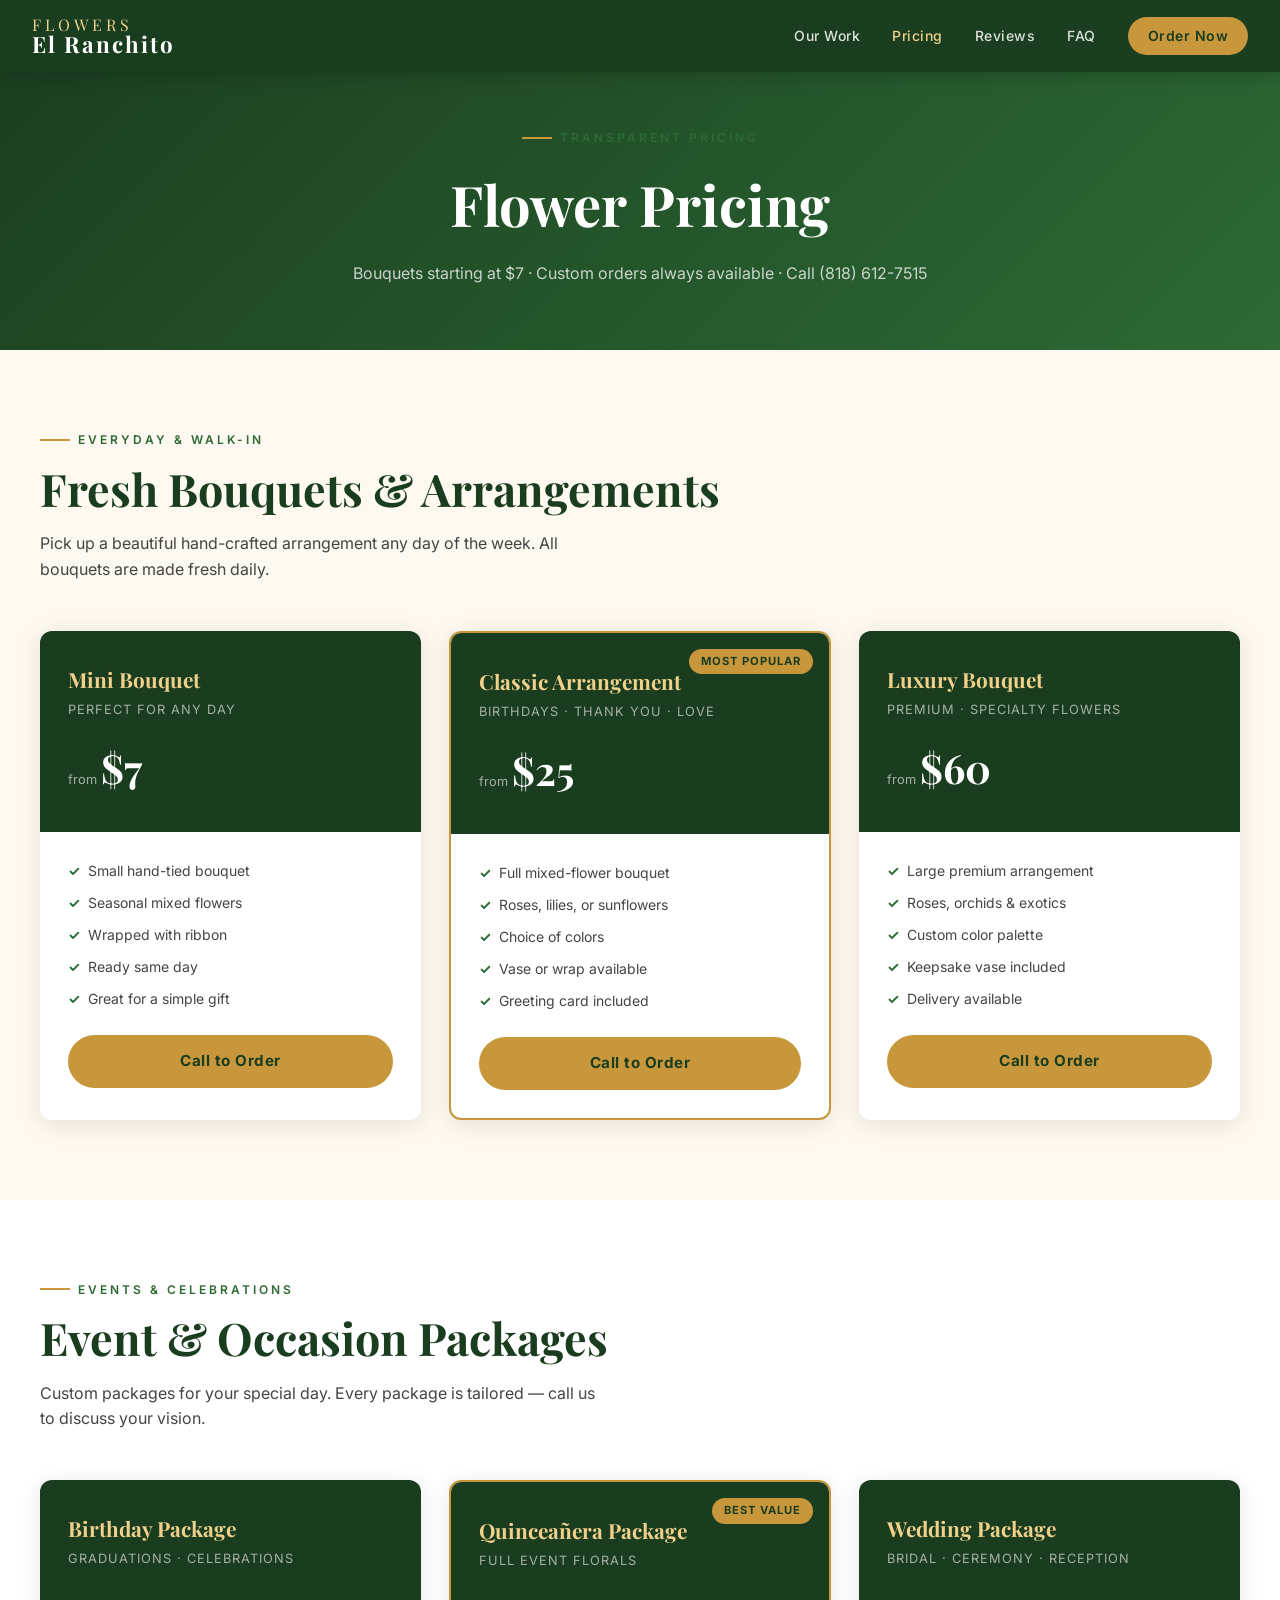
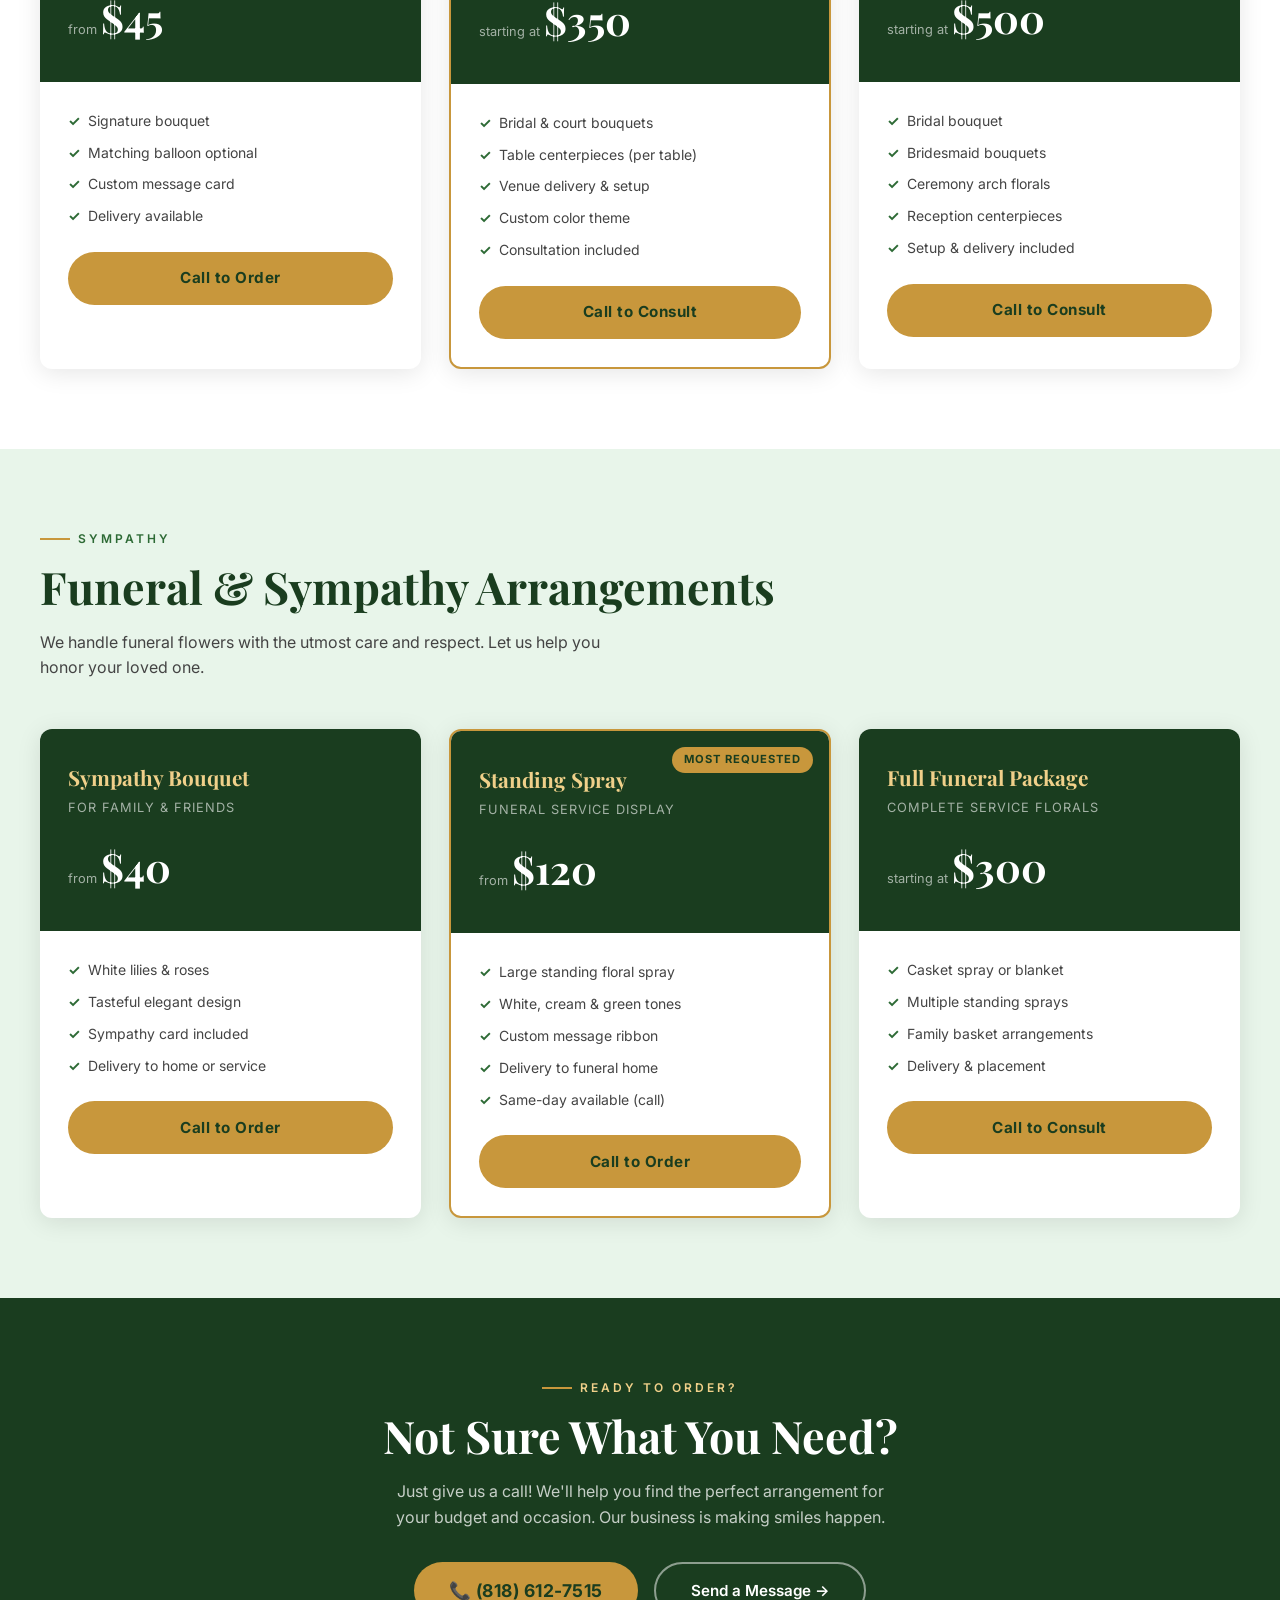
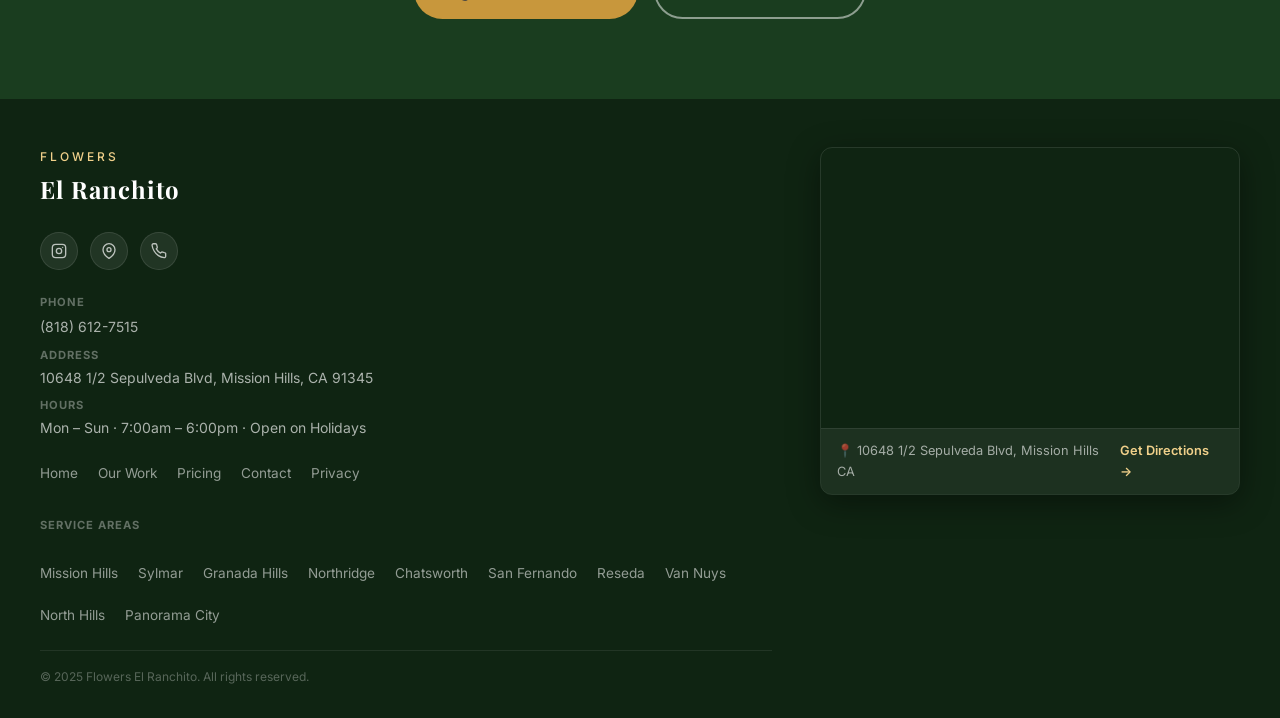
<file: pricing.html>
<!DOCTYPE html>
<html lang="en">
<head>
  <meta charset="UTF-8" />
  <meta name="viewport" content="width=device-width, initial-scale=1.0" />
  <title>Flower Pricing | Bouquets Starting At $7 | Flowers El Ranchito</title>
  <meta name="description" content="Affordable flower arrangements starting at $7. Custom bouquets, wedding packages, quinceañera centerpieces & event florals. Flowers El Ranchito, Mission Hills CA." />
  <link rel="canonical" href="https://elranchitogrowers.com/flower-pricing-flowers-el-ranchito-mission-hills/" />
  
  <!-- Favicon -->
  <link rel="icon" type="image/png" href="assets/img/favicon.png" />
  <link rel="apple-touch-icon" href="assets/img/favicon.png" />
  <meta name="theme-color" content="#1a3d1f" />
  <!-- Open Graph -->
  <meta property="og:type" content="website" />
  <meta property="og:url" content="https://093b5f04.el-ranchito-growers.pages.dev/pricing.html" />
  <meta property="og:title" content="Flower Pricing | Bouquets from $7 | Flowers El Ranchito" />
  <meta property="og:description" content="Affordable flower arrangements from $7. Wedding packages, event florals, funeral arrangements. Call (818) 612-7515." />
  <meta property="og:image" content="https://093b5f04.el-ranchito-growers.pages.dev/assets/img/og.png" />
  <meta property="og:image:width" content="1200" />
  <meta property="og:image:height" content="630" />
  <meta property="og:site_name" content="Flowers El Ranchito" />
  <!-- Twitter Card -->
  <meta name="twitter:card" content="summary_large_image" />
  <meta name="twitter:title" content="Flower Pricing | Bouquets from $7 | Flowers El Ranchito" />
  <meta name="twitter:description" content="Affordable flower arrangements from $7. Wedding packages, event florals, funeral arrangements. Call (818) 612-7515." />
  <meta name="twitter:image" content="https://093b5f04.el-ranchito-growers.pages.dev/assets/img/og.png" />
  <link rel="stylesheet" href="assets/css/style.css" />
</head>
<body>

<nav class="nav" id="main-nav">
  <a href="/" class="nav-brand">
    <span class="line1">Flowers</span>
    <span class="line2">El Ranchito</span>
  </a>
  <div class="nav-links" id="nav-links">
    <a href="our-work.html">Our Work</a>
    <a href="pricing.html" style="color:var(--gold-light)">Pricing</a>
    <a href="index.html#reviews">Reviews</a>
    <a href="index.html#faq">FAQ</a>
    <a href="index.html#contact" class="nav-cta">Order Now</a>
  </div>
  <div class="nav-hamburger" id="hamburger" aria-label="Menu" role="button" tabindex="0">
    <span></span><span></span><span></span>
  </div>
</nav>

<div class="page-hero">
  <div class="section-label" style="justify-content:center;">Transparent Pricing</div>
  <h1>Flower Pricing</h1>
  <p>Bouquets starting at $7 · Custom orders always available · Call (818) 612-7515</p>
</div>

<!-- EVERYDAY BOUQUETS -->
<section style="background:var(--cream);">
  <div class="container">
    <div class="section-label">Everyday &amp; Walk-In</div>
    <h2 class="section-title">Fresh Bouquets &amp; Arrangements</h2>
    <p class="section-sub">Pick up a beautiful hand-crafted arrangement any day of the week. All bouquets are made fresh daily.</p>
    <div class="pricing-cards">

      <div class="pricing-card">
        <div class="pricing-card-top">
          <h3>Mini Bouquet</h3>
          <div class="tag">Perfect for any day</div>
          <div class="price"><span class="from">from</span><span class="amount">$7</span></div>
        </div>
        <div class="pricing-card-body">
          <ul>
            <li>Small hand-tied bouquet</li>
            <li>Seasonal mixed flowers</li>
            <li>Wrapped with ribbon</li>
            <li>Ready same day</li>
            <li>Great for a simple gift</li>
          </ul>
          <a href="tel:+18186127515" class="btn-primary">Call to Order</a>
        </div>
      </div>

      <div class="pricing-card featured">
        <div class="badge-feat">Most Popular</div>
        <div class="pricing-card-top">
          <h3>Classic Arrangement</h3>
          <div class="tag">Birthdays · Thank You · Love</div>
          <div class="price"><span class="from">from</span><span class="amount">$25</span></div>
        </div>
        <div class="pricing-card-body">
          <ul>
            <li>Full mixed-flower bouquet</li>
            <li>Roses, lilies, or sunflowers</li>
            <li>Choice of colors</li>
            <li>Vase or wrap available</li>
            <li>Greeting card included</li>
          </ul>
          <a href="tel:+18186127515" class="btn-primary">Call to Order</a>
        </div>
      </div>

      <div class="pricing-card">
        <div class="pricing-card-top">
          <h3>Luxury Bouquet</h3>
          <div class="tag">Premium · Specialty Flowers</div>
          <div class="price"><span class="from">from</span><span class="amount">$60</span></div>
        </div>
        <div class="pricing-card-body">
          <ul>
            <li>Large premium arrangement</li>
            <li>Roses, orchids &amp; exotics</li>
            <li>Custom color palette</li>
            <li>Keepsake vase included</li>
            <li>Delivery available</li>
          </ul>
          <a href="tel:+18186127515" class="btn-primary">Call to Order</a>
        </div>
      </div>

    </div>
  </div>
</section>

<!-- EVENT PACKAGES -->
<section style="background:white;">
  <div class="container">
    <div class="section-label">Events &amp; Celebrations</div>
    <h2 class="section-title">Event &amp; Occasion Packages</h2>
    <p class="section-sub">Custom packages for your special day. Every package is tailored — call us to discuss your vision.</p>
    <div class="pricing-cards">

      <div class="pricing-card">
        <div class="pricing-card-top">
          <h3>Birthday Package</h3>
          <div class="tag">Graduations · Celebrations</div>
          <div class="price"><span class="from">from</span><span class="amount">$45</span></div>
        </div>
        <div class="pricing-card-body">
          <ul>
            <li>Signature bouquet</li>
            <li>Matching balloon optional</li>
            <li>Custom message card</li>
            <li>Delivery available</li>
          </ul>
          <a href="tel:+18186127515" class="btn-primary">Call to Order</a>
        </div>
      </div>

      <div class="pricing-card featured">
        <div class="badge-feat">Best Value</div>
        <div class="pricing-card-top">
          <h3>Quinceañera Package</h3>
          <div class="tag">Full Event Florals</div>
          <div class="price"><span class="from">starting at</span><span class="amount">$350</span></div>
        </div>
        <div class="pricing-card-body">
          <ul>
            <li>Bridal &amp; court bouquets</li>
            <li>Table centerpieces (per table)</li>
            <li>Venue delivery &amp; setup</li>
            <li>Custom color theme</li>
            <li>Consultation included</li>
          </ul>
          <a href="tel:+18186127515" class="btn-primary">Call to Consult</a>
        </div>
      </div>

      <div class="pricing-card">
        <div class="pricing-card-top">
          <h3>Wedding Package</h3>
          <div class="tag">Bridal · Ceremony · Reception</div>
          <div class="price"><span class="from">starting at</span><span class="amount">$500</span></div>
        </div>
        <div class="pricing-card-body">
          <ul>
            <li>Bridal bouquet</li>
            <li>Bridesmaid bouquets</li>
            <li>Ceremony arch florals</li>
            <li>Reception centerpieces</li>
            <li>Setup &amp; delivery included</li>
          </ul>
          <a href="tel:+18186127515" class="btn-primary">Call to Consult</a>
        </div>
      </div>

    </div>
  </div>
</section>

<!-- FUNERAL / SYMPATHY -->
<section style="background:var(--green-pale);">
  <div class="container">
    <div class="section-label">Sympathy</div>
    <h2 class="section-title">Funeral &amp; Sympathy Arrangements</h2>
    <p class="section-sub">We handle funeral flowers with the utmost care and respect. Let us help you honor your loved one.</p>
    <div class="pricing-cards">

      <div class="pricing-card">
        <div class="pricing-card-top">
          <h3>Sympathy Bouquet</h3>
          <div class="tag">For family &amp; friends</div>
          <div class="price"><span class="from">from</span><span class="amount">$40</span></div>
        </div>
        <div class="pricing-card-body">
          <ul>
            <li>White lilies &amp; roses</li>
            <li>Tasteful elegant design</li>
            <li>Sympathy card included</li>
            <li>Delivery to home or service</li>
          </ul>
          <a href="tel:+18186127515" class="btn-primary">Call to Order</a>
        </div>
      </div>

      <div class="pricing-card featured">
        <div class="badge-feat">Most Requested</div>
        <div class="pricing-card-top">
          <h3>Standing Spray</h3>
          <div class="tag">Funeral Service Display</div>
          <div class="price"><span class="from">from</span><span class="amount">$120</span></div>
        </div>
        <div class="pricing-card-body">
          <ul>
            <li>Large standing floral spray</li>
            <li>White, cream &amp; green tones</li>
            <li>Custom message ribbon</li>
            <li>Delivery to funeral home</li>
            <li>Same-day available (call)</li>
          </ul>
          <a href="tel:+18186127515" class="btn-primary">Call to Order</a>
        </div>
      </div>

      <div class="pricing-card">
        <div class="pricing-card-top">
          <h3>Full Funeral Package</h3>
          <div class="tag">Complete Service Florals</div>
          <div class="price"><span class="from">starting at</span><span class="amount">$300</span></div>
        </div>
        <div class="pricing-card-body">
          <ul>
            <li>Casket spray or blanket</li>
            <li>Multiple standing sprays</li>
            <li>Family basket arrangements</li>
            <li>Delivery &amp; placement</li>
          </ul>
          <a href="tel:+18186127515" class="btn-primary">Call to Consult</a>
        </div>
      </div>

    </div>
  </div>
</section>

<!-- CTA BANNER -->
<section style="background:var(--green-dark);text-align:center;">
  <div class="container">
    <div class="section-label" style="color:var(--gold-light);justify-content:center;">Ready to Order?</div>
    <h2 class="section-title" style="color:white;">Not Sure What You Need?</h2>
    <p style="color:rgba(255,255,255,0.75);max-width:520px;margin:0 auto 2rem;">Just give us a call! We'll help you find the perfect arrangement for your budget and occasion. Our business is making smiles happen.</p>
    <div style="display:flex;gap:1rem;justify-content:center;flex-wrap:wrap;">
      <a href="tel:+18186127515" class="btn-primary" style="font-size:1.1rem;">📞 (818) 612-7515</a>
      <a href="index.html#contact" class="btn-outline">Send a Message →</a>
    </div>
  </div>
</section>

<footer>
  <div class="footer-inner">
    <div class="footer-left">
      <div class="footer-brand">
        <span>Flowers</span>
        El Ranchito
      </div>
      <div class="social-row">
        <a href="https://www.instagram.com/flowerselranchito/" target="_blank" rel="noopener" class="social-btn" aria-label="Instagram">
          <svg width="16" height="16" viewBox="0 0 24 24" fill="none" stroke="currentColor" stroke-width="2" stroke-linecap="round" stroke-linejoin="round"><rect x="2" y="2" width="20" height="20" rx="5" ry="5"/><circle cx="12" cy="12" r="4"/><circle cx="17.5" cy="6.5" r="1" fill="currentColor" stroke="none"/></svg>
        </a>
        <a href="https://g.page/r/CYGmpNmzfyX0EBA" target="_blank" rel="noopener" class="social-btn" aria-label="Google Business">
          <svg width="16" height="16" viewBox="0 0 24 24" fill="none" stroke="currentColor" stroke-width="2" stroke-linecap="round" stroke-linejoin="round"><path d="M21 10c0 7-9 13-9 13s-9-6-9-13a9 9 0 0 1 18 0z"/><circle cx="12" cy="10" r="3"/></svg>
        </a>
        <a href="tel:+18186127515" class="social-btn" aria-label="Call us">
          <svg width="16" height="16" viewBox="0 0 24 24" fill="none" stroke="currentColor" stroke-width="2" stroke-linecap="round" stroke-linejoin="round"><path d="M22 16.92v3a2 2 0 0 1-2.18 2 19.79 19.79 0 0 1-8.63-3.07A19.5 19.5 0 0 1 4.69 12a19.79 19.79 0 0 1-3.07-8.67A2 2 0 0 1 3.6 1.18h3a2 2 0 0 1 2 1.72c.127.96.361 1.903.7 2.81a2 2 0 0 1-.45 2.11L7.91 8.74a16 16 0 0 0 6.35 6.35l.96-.96a2 2 0 0 1 2.11-.45c.907.339 1.85.573 2.81.7A2 2 0 0 1 22 16.92z"/></svg>
        </a>
      </div>
      <div class="footer-contact">
        <div><strong>Phone</strong><a href="tel:+18186127515">(818) 612-7515</a></div>
        <div><strong>Address</strong><p>10648 1/2 Sepulveda Blvd, Mission Hills, CA 91345</p></div>
        <div><strong>Hours</strong><p>Mon – Sun · 7:00am – 6:00pm · Open on Holidays</p></div>
      </div>
      <div class="footer-links">
        <a href="/">Home</a>
        <a href="our-work.html">Our Work</a>
        <a href="pricing.html">Pricing</a>
        <a href="index.html#contact">Contact</a>
        <a href="privacy.html">Privacy</a>
      </div>
      <div class="footer-links" style="margin-top:0.5rem;">
        <strong style="color:rgba(255,255,255,0.35);font-size:0.7rem;text-transform:uppercase;letter-spacing:1px;width:100%;display:block;margin-bottom:0.5rem;">Service Areas</strong>
        <a href="locations/mission-hills.html">Mission Hills</a>
        <a href="locations/sylmar.html">Sylmar</a>
        <a href="locations/granada-hills.html">Granada Hills</a>
        <a href="locations/northridge.html">Northridge</a>
        <a href="locations/chatsworth.html">Chatsworth</a>
        <a href="locations/san-fernando.html">San Fernando</a>
        <a href="locations/reseda.html">Reseda</a>
        <a href="locations/van-nuys.html">Van Nuys</a>
        <a href="locations/north-hills.html">North Hills</a>
        <a href="locations/panorama-city.html">Panorama City</a>
      </div>
      <p class="copy">© 2025 Flowers El Ranchito. All rights reserved.</p>
    </div>
    <div class="footer-map">
      <iframe
        title="Flowers El Ranchito location map"
        src="https://maps.google.com/maps?q=Flowers+El+Ranchito+Mission+Hills+CA&output=embed&z=16"
        loading="lazy"
        referrerpolicy="no-referrer-when-downgrade"
        allowfullscreen>
      </iframe>
      <div class="map-label">
        <span>📍 10648 1/2 Sepulveda Blvd, Mission Hills CA</span>
        <a href="https://maps.google.com/?q=Flowers+El+Ranchito+Mission+Hills+CA" target="_blank" rel="noopener">Get Directions →</a>
      </div>
    </div>
  </div>
</footer>

<script src="assets/js/main.js"></script>
</body>
</html>
</file>
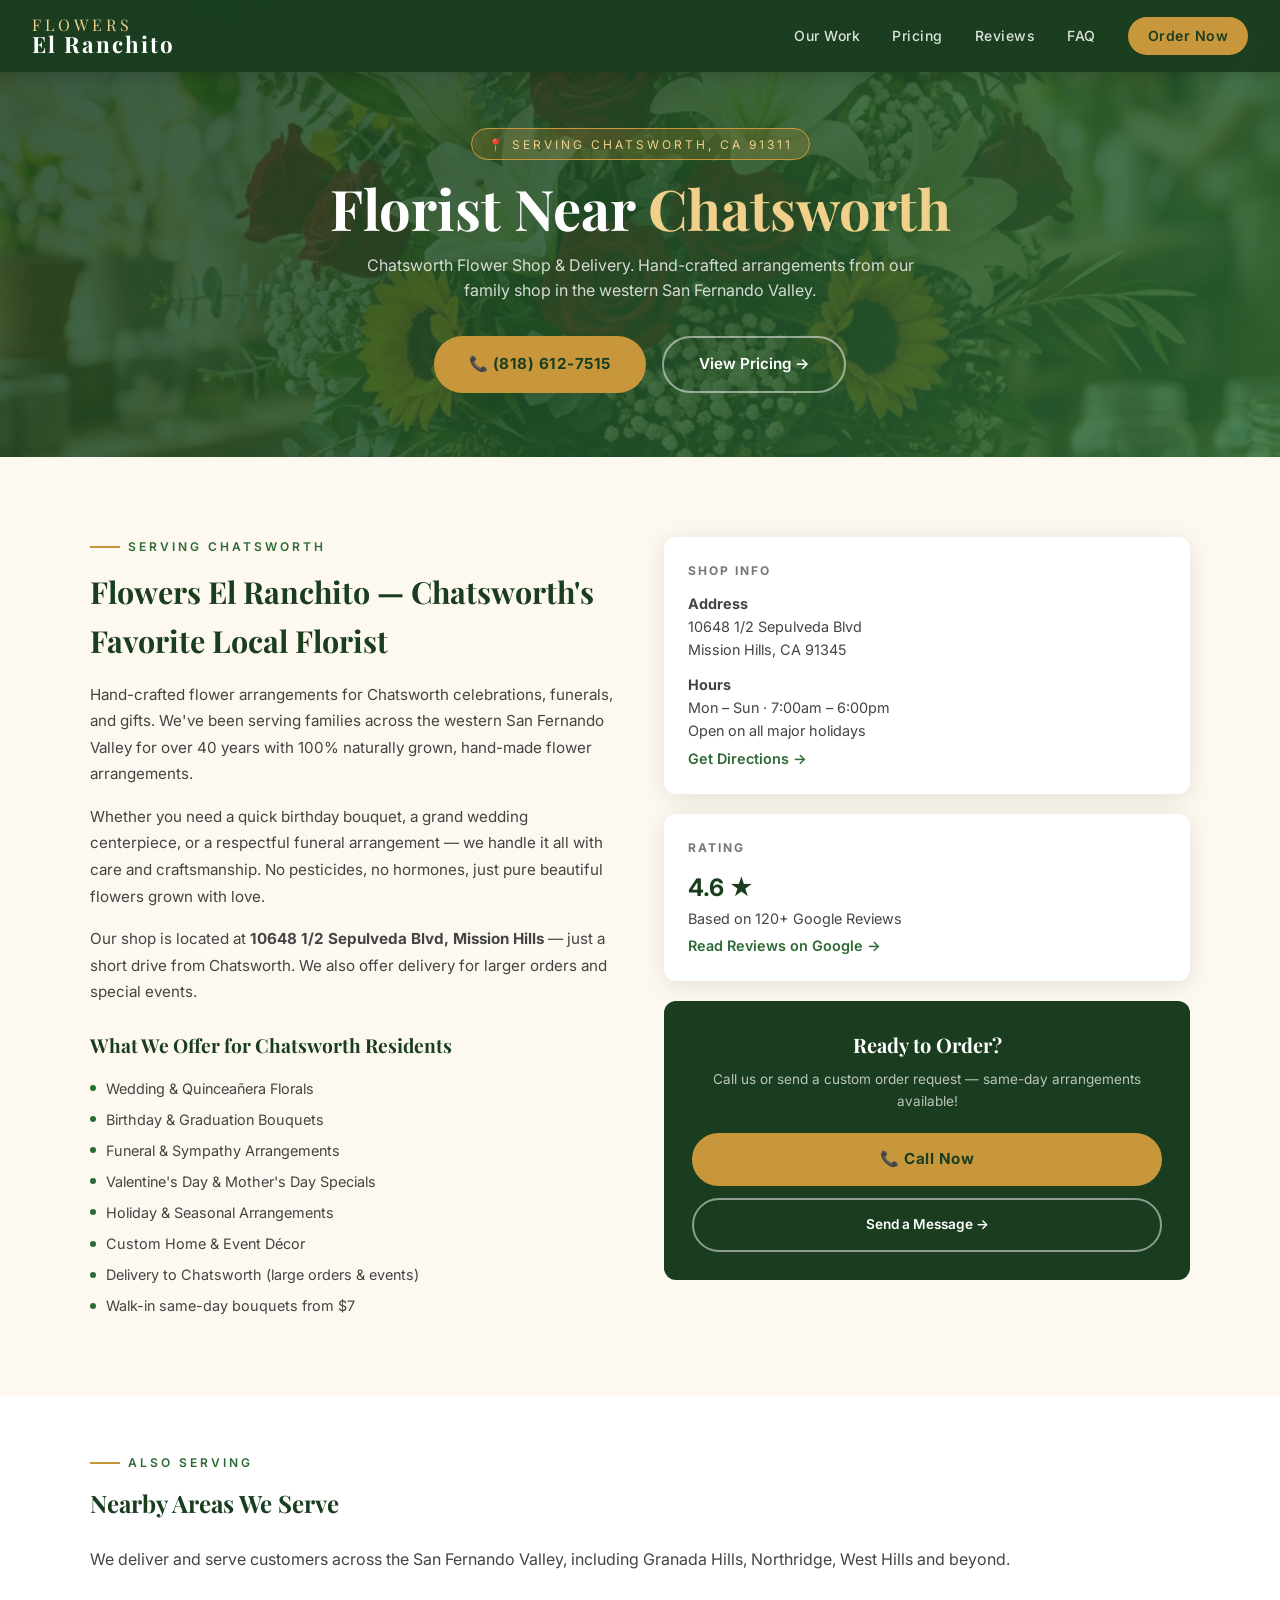
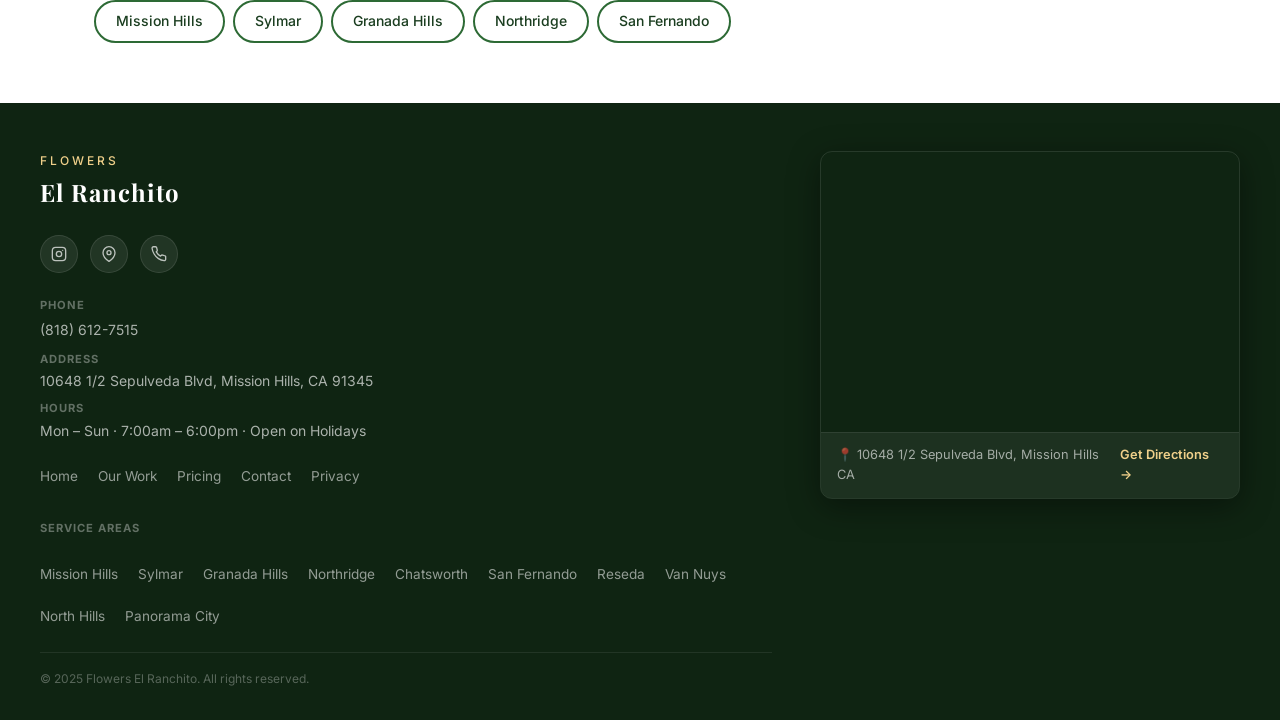
<file: locations/chatsworth.html>
<!DOCTYPE html>
<html lang="en">
<head>
  <meta charset="UTF-8" />
  <meta name="viewport" content="width=device-width, initial-scale=1.0" />
  <title>Florist in Chatsworth CA | Flowers El Ranchito | 91311</title>
  <meta name="description" content="Looking for a florist in Chatsworth, CA? Flowers El Ranchito delivers hand-crafted arrangements for weddings, quinceañeras, funerals & everyday bouquets. Call (818) 612-7515." />
  <link rel="canonical" href="https://elranchitogrowers.com/locations/chatsworth.html" />
  
  <link rel="icon" type="image/png" href="../assets/img/favicon.png" />
  <link rel="apple-touch-icon" href="../assets/img/favicon.png" />
  <meta name="theme-color" content="#1a3d1f" />
  <meta property="og:image" content="https://093b5f04.el-ranchito-growers.pages.dev/assets/img/og.png" />
  <meta property="og:image:width" content="1200" />
  <meta property="og:image:height" content="630" />
  <meta property="og:site_name" content="Flowers El Ranchito" />
  <meta name="twitter:card" content="summary_large_image" />
  <meta name="twitter:image" content="https://093b5f04.el-ranchito-growers.pages.dev/assets/img/og.png" />
  <link rel="stylesheet" href="../assets/css/style.css" />
  <style>
    .loc-hero { padding: 8rem 2rem 4rem; background: linear-gradient(135deg, var(--green-dark) 0%, var(--green-mid) 100%); text-align: center; position: relative; overflow: hidden; }
    .loc-hero::before { content: ''; position: absolute; inset: 0; background: url('../assets/img/hero.png') center/cover; opacity: 0.15; }
    .loc-hero .inner { position: relative; z-index: 2; }
    .loc-hero .badge { display: inline-block; background: rgba(200,151,60,0.2); border: 1px solid var(--gold); color: var(--gold-light); padding: 0.35rem 1rem; border-radius: 50px; font-size: 0.75rem; letter-spacing: 3px; text-transform: uppercase; margin-bottom: 1rem; }
    .loc-hero h1 { font-family: 'Playfair Display', serif; font-size: clamp(2rem,5vw,3.5rem); color: white; line-height: 1.15; margin-bottom: 0.75rem; }
    .loc-hero h1 span { color: var(--gold-light); }
    .loc-hero p { color: rgba(255,255,255,0.8); font-size: 1rem; max-width: 560px; margin: 0 auto 2rem; }
    .loc-hero .actions { display: flex; gap: 1rem; justify-content: center; flex-wrap: wrap; }

    .loc-body { padding: 5rem 2rem; background: var(--cream); }
    .loc-grid { display: grid; grid-template-columns: 1fr 1fr; gap: 3rem; max-width: 1100px; margin: 0 auto; align-items: start; }
    @media(max-width:768px){ .loc-grid { grid-template-columns: 1fr; } }

    .loc-content h2 { font-family: 'Playfair Display', serif; font-size: 1.9rem; color: var(--green-dark); margin-bottom: 1rem; }
    .loc-content p { color: var(--text-mid); line-height: 1.75; margin-bottom: 1rem; font-size: 0.95rem; }
    .loc-services { margin-top: 1.5rem; }
    .loc-services h3 { font-family: 'Playfair Display', serif; font-size: 1.2rem; color: var(--green-dark); margin-bottom: 1rem; }
    .loc-service-list { list-style: none; display: flex; flex-direction: column; gap: 0.5rem; }
    .loc-service-list li { display: flex; align-items: center; gap: 0.6rem; font-size: 0.9rem; color: var(--text-mid); }
    .loc-service-list li::before { content: ''; width: 6px; height: 6px; border-radius: 50%; background: var(--green-mid); flex-shrink: 0; }

    .loc-sidebar { display: flex; flex-direction: column; gap: 1.25rem; }
    .info-card { background: white; border-radius: var(--radius); padding: 1.5rem; box-shadow: var(--shadow); }
    .info-card h4 { font-size: 0.75rem; color: var(--text-light); text-transform: uppercase; letter-spacing: 2px; margin-bottom: 0.75rem; }
    .info-card p, .info-card a { font-size: 0.9rem; color: var(--text-mid); display: block; }
    .info-card a { color: var(--green-mid); font-weight: 600; margin-top: 0.25rem; }
    .info-card a:hover { color: var(--green-dark); }
    .cta-card { background: var(--green-dark); border-radius: var(--radius); padding: 1.75rem; text-align: center; }
    .cta-card h3 { font-family: 'Playfair Display', serif; color: white; font-size: 1.25rem; margin-bottom: 0.5rem; }
    .cta-card p { color: rgba(255,255,255,0.7); font-size: 0.85rem; margin-bottom: 1.25rem; }

    .nearby-section { background: white; padding: 3.5rem 2rem; }
    .nearby-section .container { max-width: 1100px; margin: 0 auto; }
    .nearby-section h2 { font-family: 'Playfair Display', serif; font-size: 1.5rem; color: var(--green-dark); margin-bottom: 1.5rem; }
    .loc-link { display: inline-block; padding: 0.5rem 1.25rem; border: 2px solid var(--green-mid); border-radius: 50px; color: var(--green-dark); font-size: 0.875rem; font-weight: 500; margin: 0.25rem; transition: var(--transition); }
    .loc-link:hover { background: var(--green-mid); color: white; }

    .schema-section { background: var(--cream); padding: 3rem 2rem; }
  </style>
  <script type="application/ld+json">
  {
    "@context": "https://schema.org",
    "@type": "Florist",
    "name": "Flowers El Ranchito",
    "description": "Family-owned florist serving Chatsworth and the San Fernando Valley for over 40 years.",
    "address": { "@type": "PostalAddress", "streetAddress": "10648 1/2 Sepulveda Blvd", "addressLocality": "Mission Hills", "addressRegion": "CA", "postalCode": "91345" },
    "telephone": "+18186127515",
    "openingHours": "Mo-Su 07:00-18:00",
    "url": "https://elranchitogrowers.com/locations/chatsworth.html",
    "areaServed": { "@type": "City", "name": "Chatsworth" },
    "aggregateRating": { "@type": "AggregateRating", "ratingValue": "4.6", "reviewCount": "120" }
  }
  </script>
</head>
<body>

<nav class="nav" id="main-nav">
  <a href="/" class="nav-brand">
    <span class="line1">Flowers</span>
    <span class="line2">El Ranchito</span>
  </a>
  <div class="nav-links" id="nav-links">
    <a href="../our-work.html">Our Work</a>
    <a href="../pricing.html">Pricing</a>
    <a href="../index.html#reviews">Reviews</a>
    <a href="../index.html#faq">FAQ</a>
    <a href="../index.html#contact" class="nav-cta">Order Now</a>
  </div>
  <div class="nav-hamburger" id="hamburger" aria-label="Menu" role="button" tabindex="0">
    <span></span><span></span><span></span>
  </div>
</nav>

<!-- HERO -->
<div class="loc-hero">
  <div class="inner">
    <div class="badge">📍 Serving Chatsworth, CA 91311</div>
    <h1>Florist Near <span>Chatsworth</span></h1>
    <p>Chatsworth Flower Shop & Delivery. Hand-crafted arrangements from our family shop in the western San Fernando Valley.</p>
    <div class="actions">
      <a href="tel:+18186127515" class="btn-primary">📞 (818) 612-7515</a>
      <a href="../pricing.html" class="btn-outline">View Pricing →</a>
    </div>
  </div>
</div>

<!-- BODY -->
<section class="loc-body">
  <div class="loc-grid">
    <div class="loc-content">
      <div class="section-label">Serving Chatsworth</div>
      <h2>Flowers El Ranchito — Chatsworth's Favorite Local Florist</h2>
      <p>Hand-crafted flower arrangements for Chatsworth celebrations, funerals, and gifts. We've been serving families across the western San Fernando Valley for over 40 years with 100% naturally grown, hand-made flower arrangements.</p>
      <p>Whether you need a quick birthday bouquet, a grand wedding centerpiece, or a respectful funeral arrangement — we handle it all with care and craftsmanship. No pesticides, no hormones, just pure beautiful flowers grown with love.</p>
      <p>Our shop is located at <strong>10648 1/2 Sepulveda Blvd, Mission Hills</strong> — just a short drive from Chatsworth. We also offer delivery for larger orders and special events.</p>
      <div class="loc-services">
        <h3>What We Offer for Chatsworth Residents</h3>
        <ul class="loc-service-list">
          <li>Wedding &amp; Quinceañera Florals</li>
          <li>Birthday &amp; Graduation Bouquets</li>
          <li>Funeral &amp; Sympathy Arrangements</li>
          <li>Valentine's Day &amp; Mother's Day Specials</li>
          <li>Holiday &amp; Seasonal Arrangements</li>
          <li>Custom Home &amp; Event Décor</li>
          <li>Delivery to Chatsworth (large orders &amp; events)</li>
          <li>Walk-in same-day bouquets from $7</li>
        </ul>
      </div>
    </div>
    <div class="loc-sidebar">
      <div class="info-card">
        <h4>Shop Info</h4>
        <p><strong>Address</strong></p>
        <p>10648 1/2 Sepulveda Blvd<br>Mission Hills, CA 91345</p>
        <p style="margin-top:0.75rem;"><strong>Hours</strong></p>
        <p>Mon – Sun · 7:00am – 6:00pm</p>
        <p>Open on all major holidays</p>
        <a href="https://maps.google.com/?q=Flowers+El+Ranchito+Mission+Hills+CA" target="_blank" rel="noopener">Get Directions →</a>
      </div>
      <div class="info-card">
        <h4>Rating</h4>
        <p style="font-size:1.5rem;font-weight:700;color:var(--green-dark);">4.6 ★</p>
        <p>Based on 120+ Google Reviews</p>
        <a href="https://www.google.com/search?q=flowers+el+ranchito" target="_blank" rel="noopener">Read Reviews on Google →</a>
      </div>
      <div class="cta-card">
        <h3>Ready to Order?</h3>
        <p>Call us or send a custom order request — same-day arrangements available!</p>
        <a href="tel:+18186127515" class="btn-primary" style="display:inline-flex;justify-content:center;width:100%;">📞 Call Now</a>
        <a href="../index.html#contact" class="btn-outline" style="display:inline-flex;justify-content:center;width:100%;margin-top:0.75rem;font-size:0.85rem;">Send a Message →</a>
      </div>
    </div>
  </div>
</section>

<!-- NEARBY LOCATIONS -->
<section class="nearby-section">
  <div class="container">
    <div class="section-label">Also Serving</div>
    <h2>Nearby Areas We Serve</h2>
    <p style="color:var(--text-mid);margin-bottom:1.5rem;">We deliver and serve customers across the San Fernando Valley, including Granada Hills, Northridge, West Hills and beyond.</p>
    <a href="mission-hills.html" class="loc-link">Mission Hills</a><a href="sylmar.html" class="loc-link">Sylmar</a><a href="granada-hills.html" class="loc-link">Granada Hills</a><a href="northridge.html" class="loc-link">Northridge</a><a href="san-fernando.html" class="loc-link">San Fernando</a>
  </div>
</section>

<!-- FOOTER -->
<footer>
  <div class="footer-inner">
    <div class="footer-left">
      <div class="footer-brand">
        <span>Flowers</span>
        El Ranchito
      </div>
      <div class="social-row">
        <a href="https://www.instagram.com/flowerselranchito/" target="_blank" rel="noopener" class="social-btn" aria-label="Instagram">
          <svg width="16" height="16" viewBox="0 0 24 24" fill="none" stroke="currentColor" stroke-width="2" stroke-linecap="round" stroke-linejoin="round"><rect x="2" y="2" width="20" height="20" rx="5" ry="5"/><circle cx="12" cy="12" r="4"/><circle cx="17.5" cy="6.5" r="1" fill="currentColor" stroke="none"/></svg>
        </a>
        <a href="https://g.page/r/CYGmpNmzfyX0EBA" target="_blank" rel="noopener" class="social-btn" aria-label="Google Business">
          <svg width="16" height="16" viewBox="0 0 24 24" fill="none" stroke="currentColor" stroke-width="2" stroke-linecap="round" stroke-linejoin="round"><path d="M21 10c0 7-9 13-9 13s-9-6-9-13a9 9 0 0 1 18 0z"/><circle cx="12" cy="10" r="3"/></svg>
        </a>
        <a href="tel:+18186127515" class="social-btn" aria-label="Call us">
          <svg width="16" height="16" viewBox="0 0 24 24" fill="none" stroke="currentColor" stroke-width="2" stroke-linecap="round" stroke-linejoin="round"><path d="M22 16.92v3a2 2 0 0 1-2.18 2 19.79 19.79 0 0 1-8.63-3.07A19.5 19.5 0 0 1 4.69 12a19.79 19.79 0 0 1-3.07-8.67A2 2 0 0 1 3.6 1.18h3a2 2 0 0 1 2 1.72c.127.96.361 1.903.7 2.81a2 2 0 0 1-.45 2.11L7.91 8.74a16 16 0 0 0 6.35 6.35l.96-.96a2 2 0 0 1 2.11-.45c.907.339 1.85.573 2.81.7A2 2 0 0 1 22 16.92z"/></svg>
        </a>
      </div>
      <div class="footer-contact">
        <div><strong>Phone</strong><a href="tel:+18186127515">(818) 612-7515</a></div>
        <div><strong>Address</strong><p>10648 1/2 Sepulveda Blvd, Mission Hills, CA 91345</p></div>
        <div><strong>Hours</strong><p>Mon – Sun · 7:00am – 6:00pm · Open on Holidays</p></div>
      </div>
      <div class="footer-links">
        <a href="/">Home</a>
        <a href="../our-work.html">Our Work</a>
        <a href="../pricing.html">Pricing</a>
        <a href="../index.html#contact">Contact</a>
        <a href="../privacy.html">Privacy</a>
      </div>
      <div class="footer-links" style="margin-top:0.5rem;">
        <strong style="color:rgba(255,255,255,0.35);font-size:0.7rem;text-transform:uppercase;letter-spacing:1px;width:100%;display:block;margin-bottom:0.4rem;">Service Areas</strong>
        <a href="../locations/mission-hills.html">Mission Hills</a>
        <a href="../locations/sylmar.html">Sylmar</a>
        <a href="../locations/granada-hills.html">Granada Hills</a>
        <a href="../locations/northridge.html">Northridge</a>
        <a href="../locations/chatsworth.html">Chatsworth</a>
        <a href="../locations/san-fernando.html">San Fernando</a>
        <a href="../locations/reseda.html">Reseda</a>
        <a href="../locations/van-nuys.html">Van Nuys</a>
        <a href="../locations/north-hills.html">North Hills</a>
        <a href="../locations/panorama-city.html">Panorama City</a>
      </div>
      <p class="copy">© 2025 Flowers El Ranchito. All rights reserved.</p>
    </div>
    <div class="footer-map">
      <iframe
        title="Flowers El Ranchito location map"
        src="https://maps.google.com/maps?q=Flowers+El+Ranchito+Mission+Hills+CA&output=embed&z=16"
        loading="lazy"
        referrerpolicy="no-referrer-when-downgrade"
        allowfullscreen>
      </iframe>
      <div class="map-label">
        <span>📍 10648 1/2 Sepulveda Blvd, Mission Hills CA</span>
        <a href="https://maps.google.com/?q=Flowers+El+Ranchito+Mission+Hills+CA" target="_blank" rel="noopener">Get Directions →</a>
      </div>
    </div>
  </div>
</footer>

<script src="../assets/js/main.js"></script>
</body>
</html>
</file>
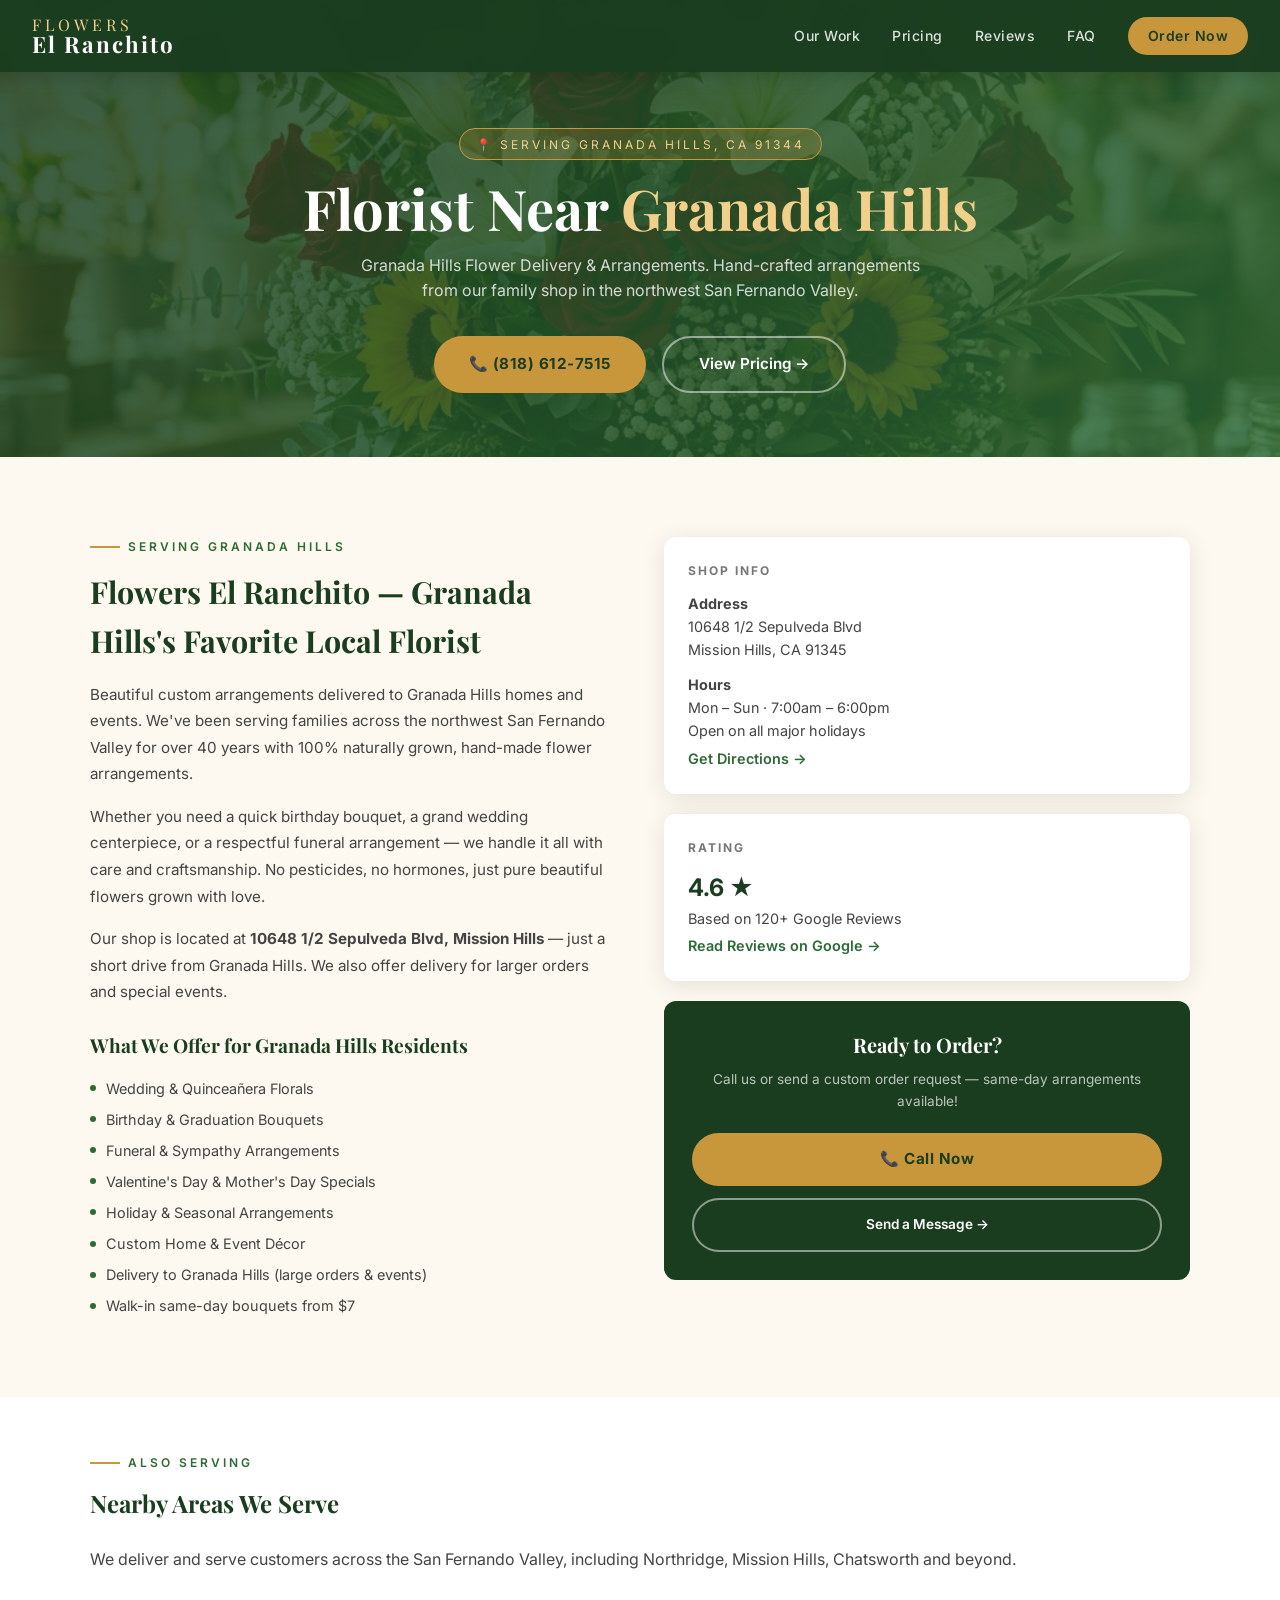
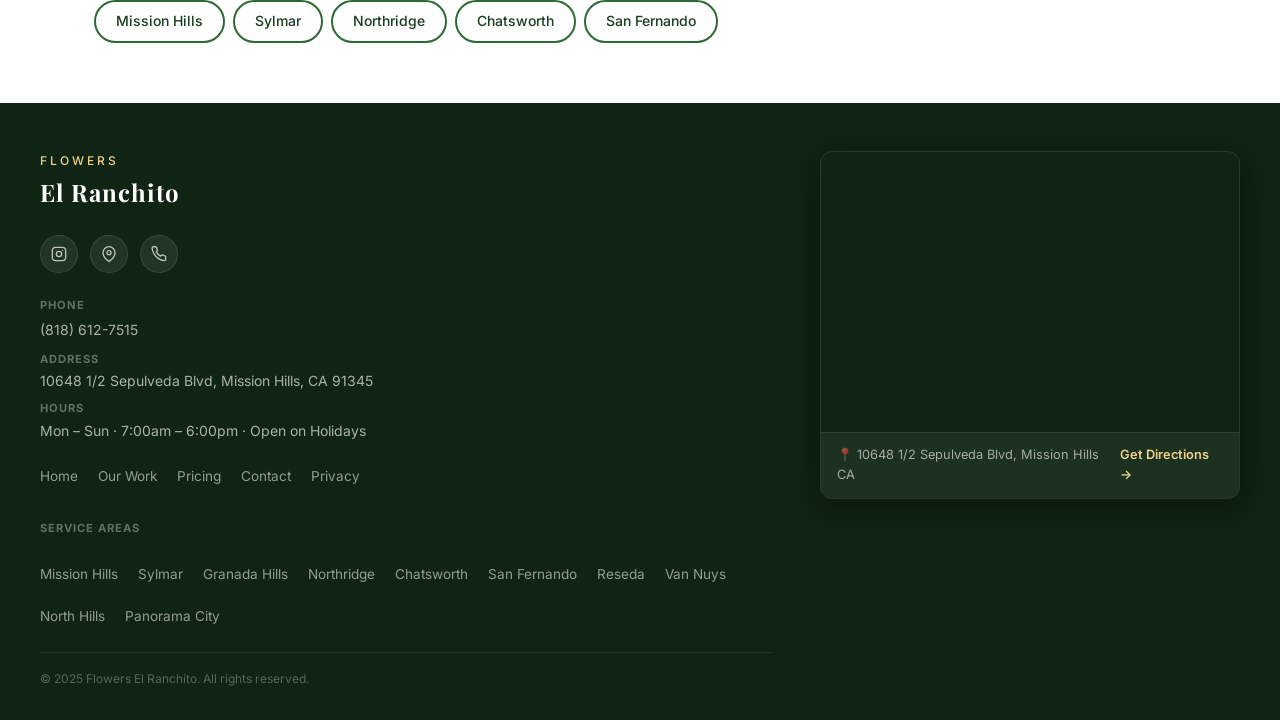
<file: locations/granada-hills.html>
<!DOCTYPE html>
<html lang="en">
<head>
  <meta charset="UTF-8" />
  <meta name="viewport" content="width=device-width, initial-scale=1.0" />
  <title>Florist in Granada Hills CA | Flowers El Ranchito | 91344</title>
  <meta name="description" content="Looking for a florist in Granada Hills, CA? Flowers El Ranchito delivers hand-crafted arrangements for weddings, quinceañeras, funerals & everyday bouquets. Call (818) 612-7515." />
  <link rel="canonical" href="https://elranchitogrowers.com/locations/granada-hills.html" />
  
  <link rel="icon" type="image/png" href="../assets/img/favicon.png" />
  <link rel="apple-touch-icon" href="../assets/img/favicon.png" />
  <meta name="theme-color" content="#1a3d1f" />
  <meta property="og:image" content="https://093b5f04.el-ranchito-growers.pages.dev/assets/img/og.png" />
  <meta property="og:image:width" content="1200" />
  <meta property="og:image:height" content="630" />
  <meta property="og:site_name" content="Flowers El Ranchito" />
  <meta name="twitter:card" content="summary_large_image" />
  <meta name="twitter:image" content="https://093b5f04.el-ranchito-growers.pages.dev/assets/img/og.png" />
  <link rel="stylesheet" href="../assets/css/style.css" />
  <style>
    .loc-hero { padding: 8rem 2rem 4rem; background: linear-gradient(135deg, var(--green-dark) 0%, var(--green-mid) 100%); text-align: center; position: relative; overflow: hidden; }
    .loc-hero::before { content: ''; position: absolute; inset: 0; background: url('../assets/img/hero.png') center/cover; opacity: 0.15; }
    .loc-hero .inner { position: relative; z-index: 2; }
    .loc-hero .badge { display: inline-block; background: rgba(200,151,60,0.2); border: 1px solid var(--gold); color: var(--gold-light); padding: 0.35rem 1rem; border-radius: 50px; font-size: 0.75rem; letter-spacing: 3px; text-transform: uppercase; margin-bottom: 1rem; }
    .loc-hero h1 { font-family: 'Playfair Display', serif; font-size: clamp(2rem,5vw,3.5rem); color: white; line-height: 1.15; margin-bottom: 0.75rem; }
    .loc-hero h1 span { color: var(--gold-light); }
    .loc-hero p { color: rgba(255,255,255,0.8); font-size: 1rem; max-width: 560px; margin: 0 auto 2rem; }
    .loc-hero .actions { display: flex; gap: 1rem; justify-content: center; flex-wrap: wrap; }

    .loc-body { padding: 5rem 2rem; background: var(--cream); }
    .loc-grid { display: grid; grid-template-columns: 1fr 1fr; gap: 3rem; max-width: 1100px; margin: 0 auto; align-items: start; }
    @media(max-width:768px){ .loc-grid { grid-template-columns: 1fr; } }

    .loc-content h2 { font-family: 'Playfair Display', serif; font-size: 1.9rem; color: var(--green-dark); margin-bottom: 1rem; }
    .loc-content p { color: var(--text-mid); line-height: 1.75; margin-bottom: 1rem; font-size: 0.95rem; }
    .loc-services { margin-top: 1.5rem; }
    .loc-services h3 { font-family: 'Playfair Display', serif; font-size: 1.2rem; color: var(--green-dark); margin-bottom: 1rem; }
    .loc-service-list { list-style: none; display: flex; flex-direction: column; gap: 0.5rem; }
    .loc-service-list li { display: flex; align-items: center; gap: 0.6rem; font-size: 0.9rem; color: var(--text-mid); }
    .loc-service-list li::before { content: ''; width: 6px; height: 6px; border-radius: 50%; background: var(--green-mid); flex-shrink: 0; }

    .loc-sidebar { display: flex; flex-direction: column; gap: 1.25rem; }
    .info-card { background: white; border-radius: var(--radius); padding: 1.5rem; box-shadow: var(--shadow); }
    .info-card h4 { font-size: 0.75rem; color: var(--text-light); text-transform: uppercase; letter-spacing: 2px; margin-bottom: 0.75rem; }
    .info-card p, .info-card a { font-size: 0.9rem; color: var(--text-mid); display: block; }
    .info-card a { color: var(--green-mid); font-weight: 600; margin-top: 0.25rem; }
    .info-card a:hover { color: var(--green-dark); }
    .cta-card { background: var(--green-dark); border-radius: var(--radius); padding: 1.75rem; text-align: center; }
    .cta-card h3 { font-family: 'Playfair Display', serif; color: white; font-size: 1.25rem; margin-bottom: 0.5rem; }
    .cta-card p { color: rgba(255,255,255,0.7); font-size: 0.85rem; margin-bottom: 1.25rem; }

    .nearby-section { background: white; padding: 3.5rem 2rem; }
    .nearby-section .container { max-width: 1100px; margin: 0 auto; }
    .nearby-section h2 { font-family: 'Playfair Display', serif; font-size: 1.5rem; color: var(--green-dark); margin-bottom: 1.5rem; }
    .loc-link { display: inline-block; padding: 0.5rem 1.25rem; border: 2px solid var(--green-mid); border-radius: 50px; color: var(--green-dark); font-size: 0.875rem; font-weight: 500; margin: 0.25rem; transition: var(--transition); }
    .loc-link:hover { background: var(--green-mid); color: white; }

    .schema-section { background: var(--cream); padding: 3rem 2rem; }
  </style>
  <script type="application/ld+json">
  {
    "@context": "https://schema.org",
    "@type": "Florist",
    "name": "Flowers El Ranchito",
    "description": "Family-owned florist serving Granada Hills and the San Fernando Valley for over 40 years.",
    "address": { "@type": "PostalAddress", "streetAddress": "10648 1/2 Sepulveda Blvd", "addressLocality": "Mission Hills", "addressRegion": "CA", "postalCode": "91345" },
    "telephone": "+18186127515",
    "openingHours": "Mo-Su 07:00-18:00",
    "url": "https://elranchitogrowers.com/locations/granada-hills.html",
    "areaServed": { "@type": "City", "name": "Granada Hills" },
    "aggregateRating": { "@type": "AggregateRating", "ratingValue": "4.6", "reviewCount": "120" }
  }
  </script>
</head>
<body>

<nav class="nav" id="main-nav">
  <a href="/" class="nav-brand">
    <span class="line1">Flowers</span>
    <span class="line2">El Ranchito</span>
  </a>
  <div class="nav-links" id="nav-links">
    <a href="../our-work.html">Our Work</a>
    <a href="../pricing.html">Pricing</a>
    <a href="../index.html#reviews">Reviews</a>
    <a href="../index.html#faq">FAQ</a>
    <a href="../index.html#contact" class="nav-cta">Order Now</a>
  </div>
  <div class="nav-hamburger" id="hamburger" aria-label="Menu" role="button" tabindex="0">
    <span></span><span></span><span></span>
  </div>
</nav>

<!-- HERO -->
<div class="loc-hero">
  <div class="inner">
    <div class="badge">📍 Serving Granada Hills, CA 91344</div>
    <h1>Florist Near <span>Granada Hills</span></h1>
    <p>Granada Hills Flower Delivery & Arrangements. Hand-crafted arrangements from our family shop in the northwest San Fernando Valley.</p>
    <div class="actions">
      <a href="tel:+18186127515" class="btn-primary">📞 (818) 612-7515</a>
      <a href="../pricing.html" class="btn-outline">View Pricing →</a>
    </div>
  </div>
</div>

<!-- BODY -->
<section class="loc-body">
  <div class="loc-grid">
    <div class="loc-content">
      <div class="section-label">Serving Granada Hills</div>
      <h2>Flowers El Ranchito — Granada Hills's Favorite Local Florist</h2>
      <p>Beautiful custom arrangements delivered to Granada Hills homes and events. We've been serving families across the northwest San Fernando Valley for over 40 years with 100% naturally grown, hand-made flower arrangements.</p>
      <p>Whether you need a quick birthday bouquet, a grand wedding centerpiece, or a respectful funeral arrangement — we handle it all with care and craftsmanship. No pesticides, no hormones, just pure beautiful flowers grown with love.</p>
      <p>Our shop is located at <strong>10648 1/2 Sepulveda Blvd, Mission Hills</strong> — just a short drive from Granada Hills. We also offer delivery for larger orders and special events.</p>
      <div class="loc-services">
        <h3>What We Offer for Granada Hills Residents</h3>
        <ul class="loc-service-list">
          <li>Wedding &amp; Quinceañera Florals</li>
          <li>Birthday &amp; Graduation Bouquets</li>
          <li>Funeral &amp; Sympathy Arrangements</li>
          <li>Valentine's Day &amp; Mother's Day Specials</li>
          <li>Holiday &amp; Seasonal Arrangements</li>
          <li>Custom Home &amp; Event Décor</li>
          <li>Delivery to Granada Hills (large orders &amp; events)</li>
          <li>Walk-in same-day bouquets from $7</li>
        </ul>
      </div>
    </div>
    <div class="loc-sidebar">
      <div class="info-card">
        <h4>Shop Info</h4>
        <p><strong>Address</strong></p>
        <p>10648 1/2 Sepulveda Blvd<br>Mission Hills, CA 91345</p>
        <p style="margin-top:0.75rem;"><strong>Hours</strong></p>
        <p>Mon – Sun · 7:00am – 6:00pm</p>
        <p>Open on all major holidays</p>
        <a href="https://maps.google.com/?q=Flowers+El+Ranchito+Mission+Hills+CA" target="_blank" rel="noopener">Get Directions →</a>
      </div>
      <div class="info-card">
        <h4>Rating</h4>
        <p style="font-size:1.5rem;font-weight:700;color:var(--green-dark);">4.6 ★</p>
        <p>Based on 120+ Google Reviews</p>
        <a href="https://www.google.com/search?q=flowers+el+ranchito" target="_blank" rel="noopener">Read Reviews on Google →</a>
      </div>
      <div class="cta-card">
        <h3>Ready to Order?</h3>
        <p>Call us or send a custom order request — same-day arrangements available!</p>
        <a href="tel:+18186127515" class="btn-primary" style="display:inline-flex;justify-content:center;width:100%;">📞 Call Now</a>
        <a href="../index.html#contact" class="btn-outline" style="display:inline-flex;justify-content:center;width:100%;margin-top:0.75rem;font-size:0.85rem;">Send a Message →</a>
      </div>
    </div>
  </div>
</section>

<!-- NEARBY LOCATIONS -->
<section class="nearby-section">
  <div class="container">
    <div class="section-label">Also Serving</div>
    <h2>Nearby Areas We Serve</h2>
    <p style="color:var(--text-mid);margin-bottom:1.5rem;">We deliver and serve customers across the San Fernando Valley, including Northridge, Mission Hills, Chatsworth and beyond.</p>
    <a href="mission-hills.html" class="loc-link">Mission Hills</a><a href="sylmar.html" class="loc-link">Sylmar</a><a href="northridge.html" class="loc-link">Northridge</a><a href="chatsworth.html" class="loc-link">Chatsworth</a><a href="san-fernando.html" class="loc-link">San Fernando</a>
  </div>
</section>

<!-- FOOTER -->
<footer>
  <div class="footer-inner">
    <div class="footer-left">
      <div class="footer-brand">
        <span>Flowers</span>
        El Ranchito
      </div>
      <div class="social-row">
        <a href="https://www.instagram.com/flowerselranchito/" target="_blank" rel="noopener" class="social-btn" aria-label="Instagram">
          <svg width="16" height="16" viewBox="0 0 24 24" fill="none" stroke="currentColor" stroke-width="2" stroke-linecap="round" stroke-linejoin="round"><rect x="2" y="2" width="20" height="20" rx="5" ry="5"/><circle cx="12" cy="12" r="4"/><circle cx="17.5" cy="6.5" r="1" fill="currentColor" stroke="none"/></svg>
        </a>
        <a href="https://g.page/r/CYGmpNmzfyX0EBA" target="_blank" rel="noopener" class="social-btn" aria-label="Google Business">
          <svg width="16" height="16" viewBox="0 0 24 24" fill="none" stroke="currentColor" stroke-width="2" stroke-linecap="round" stroke-linejoin="round"><path d="M21 10c0 7-9 13-9 13s-9-6-9-13a9 9 0 0 1 18 0z"/><circle cx="12" cy="10" r="3"/></svg>
        </a>
        <a href="tel:+18186127515" class="social-btn" aria-label="Call us">
          <svg width="16" height="16" viewBox="0 0 24 24" fill="none" stroke="currentColor" stroke-width="2" stroke-linecap="round" stroke-linejoin="round"><path d="M22 16.92v3a2 2 0 0 1-2.18 2 19.79 19.79 0 0 1-8.63-3.07A19.5 19.5 0 0 1 4.69 12a19.79 19.79 0 0 1-3.07-8.67A2 2 0 0 1 3.6 1.18h3a2 2 0 0 1 2 1.72c.127.96.361 1.903.7 2.81a2 2 0 0 1-.45 2.11L7.91 8.74a16 16 0 0 0 6.35 6.35l.96-.96a2 2 0 0 1 2.11-.45c.907.339 1.85.573 2.81.7A2 2 0 0 1 22 16.92z"/></svg>
        </a>
      </div>
      <div class="footer-contact">
        <div><strong>Phone</strong><a href="tel:+18186127515">(818) 612-7515</a></div>
        <div><strong>Address</strong><p>10648 1/2 Sepulveda Blvd, Mission Hills, CA 91345</p></div>
        <div><strong>Hours</strong><p>Mon – Sun · 7:00am – 6:00pm · Open on Holidays</p></div>
      </div>
      <div class="footer-links">
        <a href="/">Home</a>
        <a href="../our-work.html">Our Work</a>
        <a href="../pricing.html">Pricing</a>
        <a href="../index.html#contact">Contact</a>
        <a href="../privacy.html">Privacy</a>
      </div>
      <div class="footer-links" style="margin-top:0.5rem;">
        <strong style="color:rgba(255,255,255,0.35);font-size:0.7rem;text-transform:uppercase;letter-spacing:1px;width:100%;display:block;margin-bottom:0.4rem;">Service Areas</strong>
        <a href="../locations/mission-hills.html">Mission Hills</a>
        <a href="../locations/sylmar.html">Sylmar</a>
        <a href="../locations/granada-hills.html">Granada Hills</a>
        <a href="../locations/northridge.html">Northridge</a>
        <a href="../locations/chatsworth.html">Chatsworth</a>
        <a href="../locations/san-fernando.html">San Fernando</a>
        <a href="../locations/reseda.html">Reseda</a>
        <a href="../locations/van-nuys.html">Van Nuys</a>
        <a href="../locations/north-hills.html">North Hills</a>
        <a href="../locations/panorama-city.html">Panorama City</a>
      </div>
      <p class="copy">© 2025 Flowers El Ranchito. All rights reserved.</p>
    </div>
    <div class="footer-map">
      <iframe
        title="Flowers El Ranchito location map"
        src="https://maps.google.com/maps?q=Flowers+El+Ranchito+Mission+Hills+CA&output=embed&z=16"
        loading="lazy"
        referrerpolicy="no-referrer-when-downgrade"
        allowfullscreen>
      </iframe>
      <div class="map-label">
        <span>📍 10648 1/2 Sepulveda Blvd, Mission Hills CA</span>
        <a href="https://maps.google.com/?q=Flowers+El+Ranchito+Mission+Hills+CA" target="_blank" rel="noopener">Get Directions →</a>
      </div>
    </div>
  </div>
</footer>

<script src="../assets/js/main.js"></script>
</body>
</html>
</file>
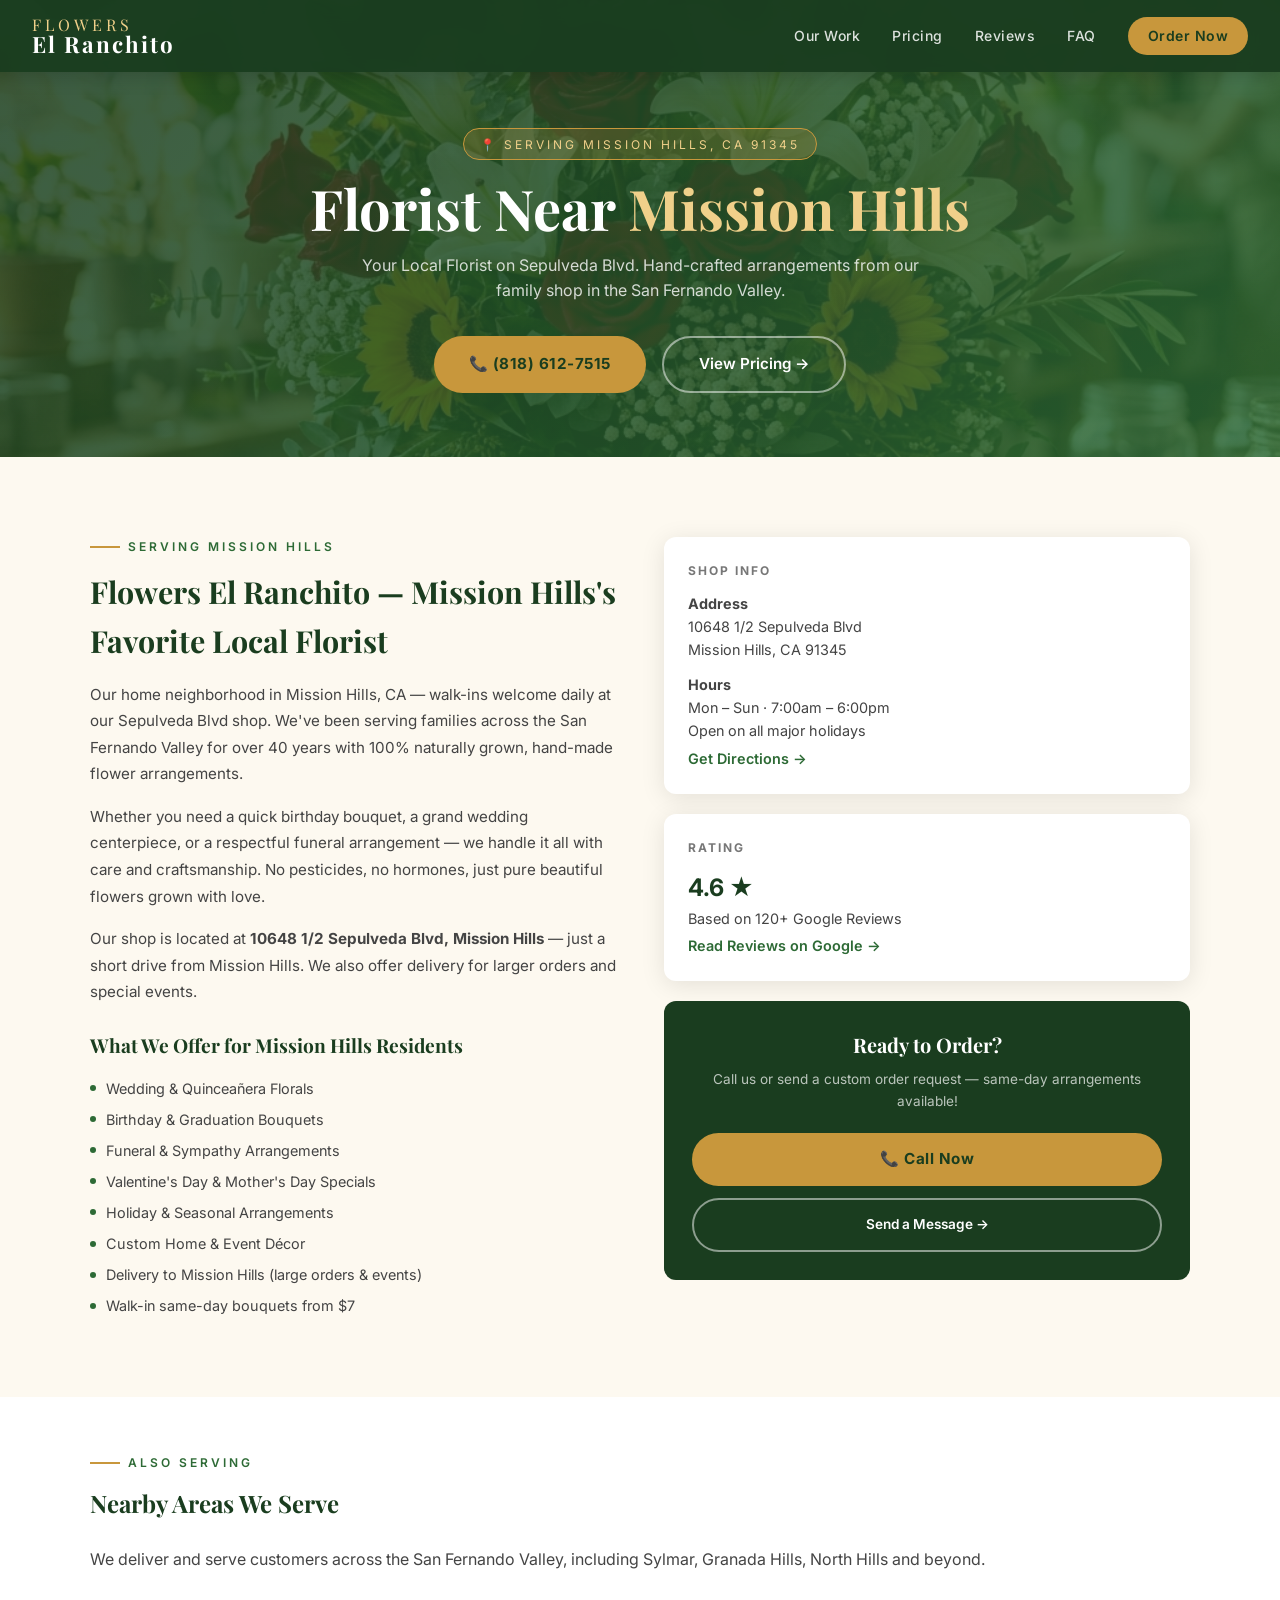
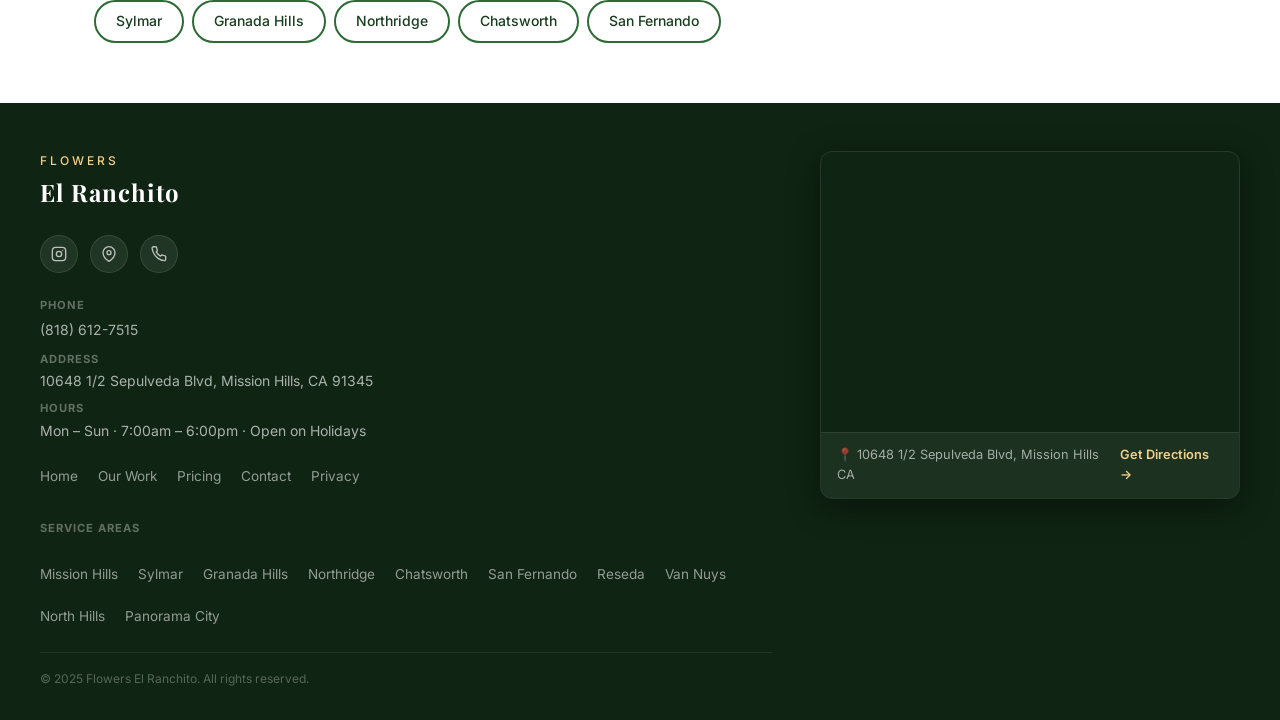
<file: locations/mission-hills.html>
<!DOCTYPE html>
<html lang="en">
<head>
  <meta charset="UTF-8" />
  <meta name="viewport" content="width=device-width, initial-scale=1.0" />
  <title>Florist in Mission Hills CA | Flowers El Ranchito | 91345</title>
  <meta name="description" content="Looking for a florist in Mission Hills, CA? Flowers El Ranchito delivers hand-crafted arrangements for weddings, quinceañeras, funerals & everyday bouquets. Call (818) 612-7515." />
  <link rel="canonical" href="https://elranchitogrowers.com/locations/mission-hills.html" />
  
  <link rel="icon" type="image/png" href="../assets/img/favicon.png" />
  <link rel="apple-touch-icon" href="../assets/img/favicon.png" />
  <meta name="theme-color" content="#1a3d1f" />
  <meta property="og:image" content="https://093b5f04.el-ranchito-growers.pages.dev/assets/img/og.png" />
  <meta property="og:image:width" content="1200" />
  <meta property="og:image:height" content="630" />
  <meta property="og:site_name" content="Flowers El Ranchito" />
  <meta name="twitter:card" content="summary_large_image" />
  <meta name="twitter:image" content="https://093b5f04.el-ranchito-growers.pages.dev/assets/img/og.png" />
  <link rel="stylesheet" href="../assets/css/style.css" />
  <style>
    .loc-hero { padding: 8rem 2rem 4rem; background: linear-gradient(135deg, var(--green-dark) 0%, var(--green-mid) 100%); text-align: center; position: relative; overflow: hidden; }
    .loc-hero::before { content: ''; position: absolute; inset: 0; background: url('../assets/img/hero.png') center/cover; opacity: 0.15; }
    .loc-hero .inner { position: relative; z-index: 2; }
    .loc-hero .badge { display: inline-block; background: rgba(200,151,60,0.2); border: 1px solid var(--gold); color: var(--gold-light); padding: 0.35rem 1rem; border-radius: 50px; font-size: 0.75rem; letter-spacing: 3px; text-transform: uppercase; margin-bottom: 1rem; }
    .loc-hero h1 { font-family: 'Playfair Display', serif; font-size: clamp(2rem,5vw,3.5rem); color: white; line-height: 1.15; margin-bottom: 0.75rem; }
    .loc-hero h1 span { color: var(--gold-light); }
    .loc-hero p { color: rgba(255,255,255,0.8); font-size: 1rem; max-width: 560px; margin: 0 auto 2rem; }
    .loc-hero .actions { display: flex; gap: 1rem; justify-content: center; flex-wrap: wrap; }

    .loc-body { padding: 5rem 2rem; background: var(--cream); }
    .loc-grid { display: grid; grid-template-columns: 1fr 1fr; gap: 3rem; max-width: 1100px; margin: 0 auto; align-items: start; }
    @media(max-width:768px){ .loc-grid { grid-template-columns: 1fr; } }

    .loc-content h2 { font-family: 'Playfair Display', serif; font-size: 1.9rem; color: var(--green-dark); margin-bottom: 1rem; }
    .loc-content p { color: var(--text-mid); line-height: 1.75; margin-bottom: 1rem; font-size: 0.95rem; }
    .loc-services { margin-top: 1.5rem; }
    .loc-services h3 { font-family: 'Playfair Display', serif; font-size: 1.2rem; color: var(--green-dark); margin-bottom: 1rem; }
    .loc-service-list { list-style: none; display: flex; flex-direction: column; gap: 0.5rem; }
    .loc-service-list li { display: flex; align-items: center; gap: 0.6rem; font-size: 0.9rem; color: var(--text-mid); }
    .loc-service-list li::before { content: ''; width: 6px; height: 6px; border-radius: 50%; background: var(--green-mid); flex-shrink: 0; }

    .loc-sidebar { display: flex; flex-direction: column; gap: 1.25rem; }
    .info-card { background: white; border-radius: var(--radius); padding: 1.5rem; box-shadow: var(--shadow); }
    .info-card h4 { font-size: 0.75rem; color: var(--text-light); text-transform: uppercase; letter-spacing: 2px; margin-bottom: 0.75rem; }
    .info-card p, .info-card a { font-size: 0.9rem; color: var(--text-mid); display: block; }
    .info-card a { color: var(--green-mid); font-weight: 600; margin-top: 0.25rem; }
    .info-card a:hover { color: var(--green-dark); }
    .cta-card { background: var(--green-dark); border-radius: var(--radius); padding: 1.75rem; text-align: center; }
    .cta-card h3 { font-family: 'Playfair Display', serif; color: white; font-size: 1.25rem; margin-bottom: 0.5rem; }
    .cta-card p { color: rgba(255,255,255,0.7); font-size: 0.85rem; margin-bottom: 1.25rem; }

    .nearby-section { background: white; padding: 3.5rem 2rem; }
    .nearby-section .container { max-width: 1100px; margin: 0 auto; }
    .nearby-section h2 { font-family: 'Playfair Display', serif; font-size: 1.5rem; color: var(--green-dark); margin-bottom: 1.5rem; }
    .loc-link { display: inline-block; padding: 0.5rem 1.25rem; border: 2px solid var(--green-mid); border-radius: 50px; color: var(--green-dark); font-size: 0.875rem; font-weight: 500; margin: 0.25rem; transition: var(--transition); }
    .loc-link:hover { background: var(--green-mid); color: white; }

    .schema-section { background: var(--cream); padding: 3rem 2rem; }
  </style>
  <script type="application/ld+json">
  {
    "@context": "https://schema.org",
    "@type": "Florist",
    "name": "Flowers El Ranchito",
    "description": "Family-owned florist serving Mission Hills and the San Fernando Valley for over 40 years.",
    "address": { "@type": "PostalAddress", "streetAddress": "10648 1/2 Sepulveda Blvd", "addressLocality": "Mission Hills", "addressRegion": "CA", "postalCode": "91345" },
    "telephone": "+18186127515",
    "openingHours": "Mo-Su 07:00-18:00",
    "url": "https://elranchitogrowers.com/locations/mission-hills.html",
    "areaServed": { "@type": "City", "name": "Mission Hills" },
    "aggregateRating": { "@type": "AggregateRating", "ratingValue": "4.6", "reviewCount": "120" }
  }
  </script>
</head>
<body>

<nav class="nav" id="main-nav">
  <a href="/" class="nav-brand">
    <span class="line1">Flowers</span>
    <span class="line2">El Ranchito</span>
  </a>
  <div class="nav-links" id="nav-links">
    <a href="../our-work.html">Our Work</a>
    <a href="../pricing.html">Pricing</a>
    <a href="../index.html#reviews">Reviews</a>
    <a href="../index.html#faq">FAQ</a>
    <a href="../index.html#contact" class="nav-cta">Order Now</a>
  </div>
  <div class="nav-hamburger" id="hamburger" aria-label="Menu" role="button" tabindex="0">
    <span></span><span></span><span></span>
  </div>
</nav>

<!-- HERO -->
<div class="loc-hero">
  <div class="inner">
    <div class="badge">📍 Serving Mission Hills, CA 91345</div>
    <h1>Florist Near <span>Mission Hills</span></h1>
    <p>Your Local Florist on Sepulveda Blvd. Hand-crafted arrangements from our family shop in the San Fernando Valley.</p>
    <div class="actions">
      <a href="tel:+18186127515" class="btn-primary">📞 (818) 612-7515</a>
      <a href="../pricing.html" class="btn-outline">View Pricing →</a>
    </div>
  </div>
</div>

<!-- BODY -->
<section class="loc-body">
  <div class="loc-grid">
    <div class="loc-content">
      <div class="section-label">Serving Mission Hills</div>
      <h2>Flowers El Ranchito — Mission Hills's Favorite Local Florist</h2>
      <p>Our home neighborhood in Mission Hills, CA — walk-ins welcome daily at our Sepulveda Blvd shop. We've been serving families across the San Fernando Valley for over 40 years with 100% naturally grown, hand-made flower arrangements.</p>
      <p>Whether you need a quick birthday bouquet, a grand wedding centerpiece, or a respectful funeral arrangement — we handle it all with care and craftsmanship. No pesticides, no hormones, just pure beautiful flowers grown with love.</p>
      <p>Our shop is located at <strong>10648 1/2 Sepulveda Blvd, Mission Hills</strong> — just a short drive from Mission Hills. We also offer delivery for larger orders and special events.</p>
      <div class="loc-services">
        <h3>What We Offer for Mission Hills Residents</h3>
        <ul class="loc-service-list">
          <li>Wedding &amp; Quinceañera Florals</li>
          <li>Birthday &amp; Graduation Bouquets</li>
          <li>Funeral &amp; Sympathy Arrangements</li>
          <li>Valentine's Day &amp; Mother's Day Specials</li>
          <li>Holiday &amp; Seasonal Arrangements</li>
          <li>Custom Home &amp; Event Décor</li>
          <li>Delivery to Mission Hills (large orders &amp; events)</li>
          <li>Walk-in same-day bouquets from $7</li>
        </ul>
      </div>
    </div>
    <div class="loc-sidebar">
      <div class="info-card">
        <h4>Shop Info</h4>
        <p><strong>Address</strong></p>
        <p>10648 1/2 Sepulveda Blvd<br>Mission Hills, CA 91345</p>
        <p style="margin-top:0.75rem;"><strong>Hours</strong></p>
        <p>Mon – Sun · 7:00am – 6:00pm</p>
        <p>Open on all major holidays</p>
        <a href="https://maps.google.com/?q=Flowers+El+Ranchito+Mission+Hills+CA" target="_blank" rel="noopener">Get Directions →</a>
      </div>
      <div class="info-card">
        <h4>Rating</h4>
        <p style="font-size:1.5rem;font-weight:700;color:var(--green-dark);">4.6 ★</p>
        <p>Based on 120+ Google Reviews</p>
        <a href="https://www.google.com/search?q=flowers+el+ranchito" target="_blank" rel="noopener">Read Reviews on Google →</a>
      </div>
      <div class="cta-card">
        <h3>Ready to Order?</h3>
        <p>Call us or send a custom order request — same-day arrangements available!</p>
        <a href="tel:+18186127515" class="btn-primary" style="display:inline-flex;justify-content:center;width:100%;">📞 Call Now</a>
        <a href="../index.html#contact" class="btn-outline" style="display:inline-flex;justify-content:center;width:100%;margin-top:0.75rem;font-size:0.85rem;">Send a Message →</a>
      </div>
    </div>
  </div>
</section>

<!-- NEARBY LOCATIONS -->
<section class="nearby-section">
  <div class="container">
    <div class="section-label">Also Serving</div>
    <h2>Nearby Areas We Serve</h2>
    <p style="color:var(--text-mid);margin-bottom:1.5rem;">We deliver and serve customers across the San Fernando Valley, including Sylmar, Granada Hills, North Hills and beyond.</p>
    <a href="sylmar.html" class="loc-link">Sylmar</a><a href="granada-hills.html" class="loc-link">Granada Hills</a><a href="northridge.html" class="loc-link">Northridge</a><a href="chatsworth.html" class="loc-link">Chatsworth</a><a href="san-fernando.html" class="loc-link">San Fernando</a>
  </div>
</section>

<!-- FOOTER -->
<footer>
  <div class="footer-inner">
    <div class="footer-left">
      <div class="footer-brand">
        <span>Flowers</span>
        El Ranchito
      </div>
      <div class="social-row">
        <a href="https://www.instagram.com/flowerselranchito/" target="_blank" rel="noopener" class="social-btn" aria-label="Instagram">
          <svg width="16" height="16" viewBox="0 0 24 24" fill="none" stroke="currentColor" stroke-width="2" stroke-linecap="round" stroke-linejoin="round"><rect x="2" y="2" width="20" height="20" rx="5" ry="5"/><circle cx="12" cy="12" r="4"/><circle cx="17.5" cy="6.5" r="1" fill="currentColor" stroke="none"/></svg>
        </a>
        <a href="https://g.page/r/CYGmpNmzfyX0EBA" target="_blank" rel="noopener" class="social-btn" aria-label="Google Business">
          <svg width="16" height="16" viewBox="0 0 24 24" fill="none" stroke="currentColor" stroke-width="2" stroke-linecap="round" stroke-linejoin="round"><path d="M21 10c0 7-9 13-9 13s-9-6-9-13a9 9 0 0 1 18 0z"/><circle cx="12" cy="10" r="3"/></svg>
        </a>
        <a href="tel:+18186127515" class="social-btn" aria-label="Call us">
          <svg width="16" height="16" viewBox="0 0 24 24" fill="none" stroke="currentColor" stroke-width="2" stroke-linecap="round" stroke-linejoin="round"><path d="M22 16.92v3a2 2 0 0 1-2.18 2 19.79 19.79 0 0 1-8.63-3.07A19.5 19.5 0 0 1 4.69 12a19.79 19.79 0 0 1-3.07-8.67A2 2 0 0 1 3.6 1.18h3a2 2 0 0 1 2 1.72c.127.96.361 1.903.7 2.81a2 2 0 0 1-.45 2.11L7.91 8.74a16 16 0 0 0 6.35 6.35l.96-.96a2 2 0 0 1 2.11-.45c.907.339 1.85.573 2.81.7A2 2 0 0 1 22 16.92z"/></svg>
        </a>
      </div>
      <div class="footer-contact">
        <div><strong>Phone</strong><a href="tel:+18186127515">(818) 612-7515</a></div>
        <div><strong>Address</strong><p>10648 1/2 Sepulveda Blvd, Mission Hills, CA 91345</p></div>
        <div><strong>Hours</strong><p>Mon – Sun · 7:00am – 6:00pm · Open on Holidays</p></div>
      </div>
      <div class="footer-links">
        <a href="/">Home</a>
        <a href="../our-work.html">Our Work</a>
        <a href="../pricing.html">Pricing</a>
        <a href="../index.html#contact">Contact</a>
        <a href="../privacy.html">Privacy</a>
      </div>
      <div class="footer-links" style="margin-top:0.5rem;">
        <strong style="color:rgba(255,255,255,0.35);font-size:0.7rem;text-transform:uppercase;letter-spacing:1px;width:100%;display:block;margin-bottom:0.4rem;">Service Areas</strong>
        <a href="../locations/mission-hills.html">Mission Hills</a>
        <a href="../locations/sylmar.html">Sylmar</a>
        <a href="../locations/granada-hills.html">Granada Hills</a>
        <a href="../locations/northridge.html">Northridge</a>
        <a href="../locations/chatsworth.html">Chatsworth</a>
        <a href="../locations/san-fernando.html">San Fernando</a>
        <a href="../locations/reseda.html">Reseda</a>
        <a href="../locations/van-nuys.html">Van Nuys</a>
        <a href="../locations/north-hills.html">North Hills</a>
        <a href="../locations/panorama-city.html">Panorama City</a>
      </div>
      <p class="copy">© 2025 Flowers El Ranchito. All rights reserved.</p>
    </div>
    <div class="footer-map">
      <iframe
        title="Flowers El Ranchito location map"
        src="https://maps.google.com/maps?q=Flowers+El+Ranchito+Mission+Hills+CA&output=embed&z=16"
        loading="lazy"
        referrerpolicy="no-referrer-when-downgrade"
        allowfullscreen>
      </iframe>
      <div class="map-label">
        <span>📍 10648 1/2 Sepulveda Blvd, Mission Hills CA</span>
        <a href="https://maps.google.com/?q=Flowers+El+Ranchito+Mission+Hills+CA" target="_blank" rel="noopener">Get Directions →</a>
      </div>
    </div>
  </div>
</footer>

<script src="../assets/js/main.js"></script>
</body>
</html>
</file>
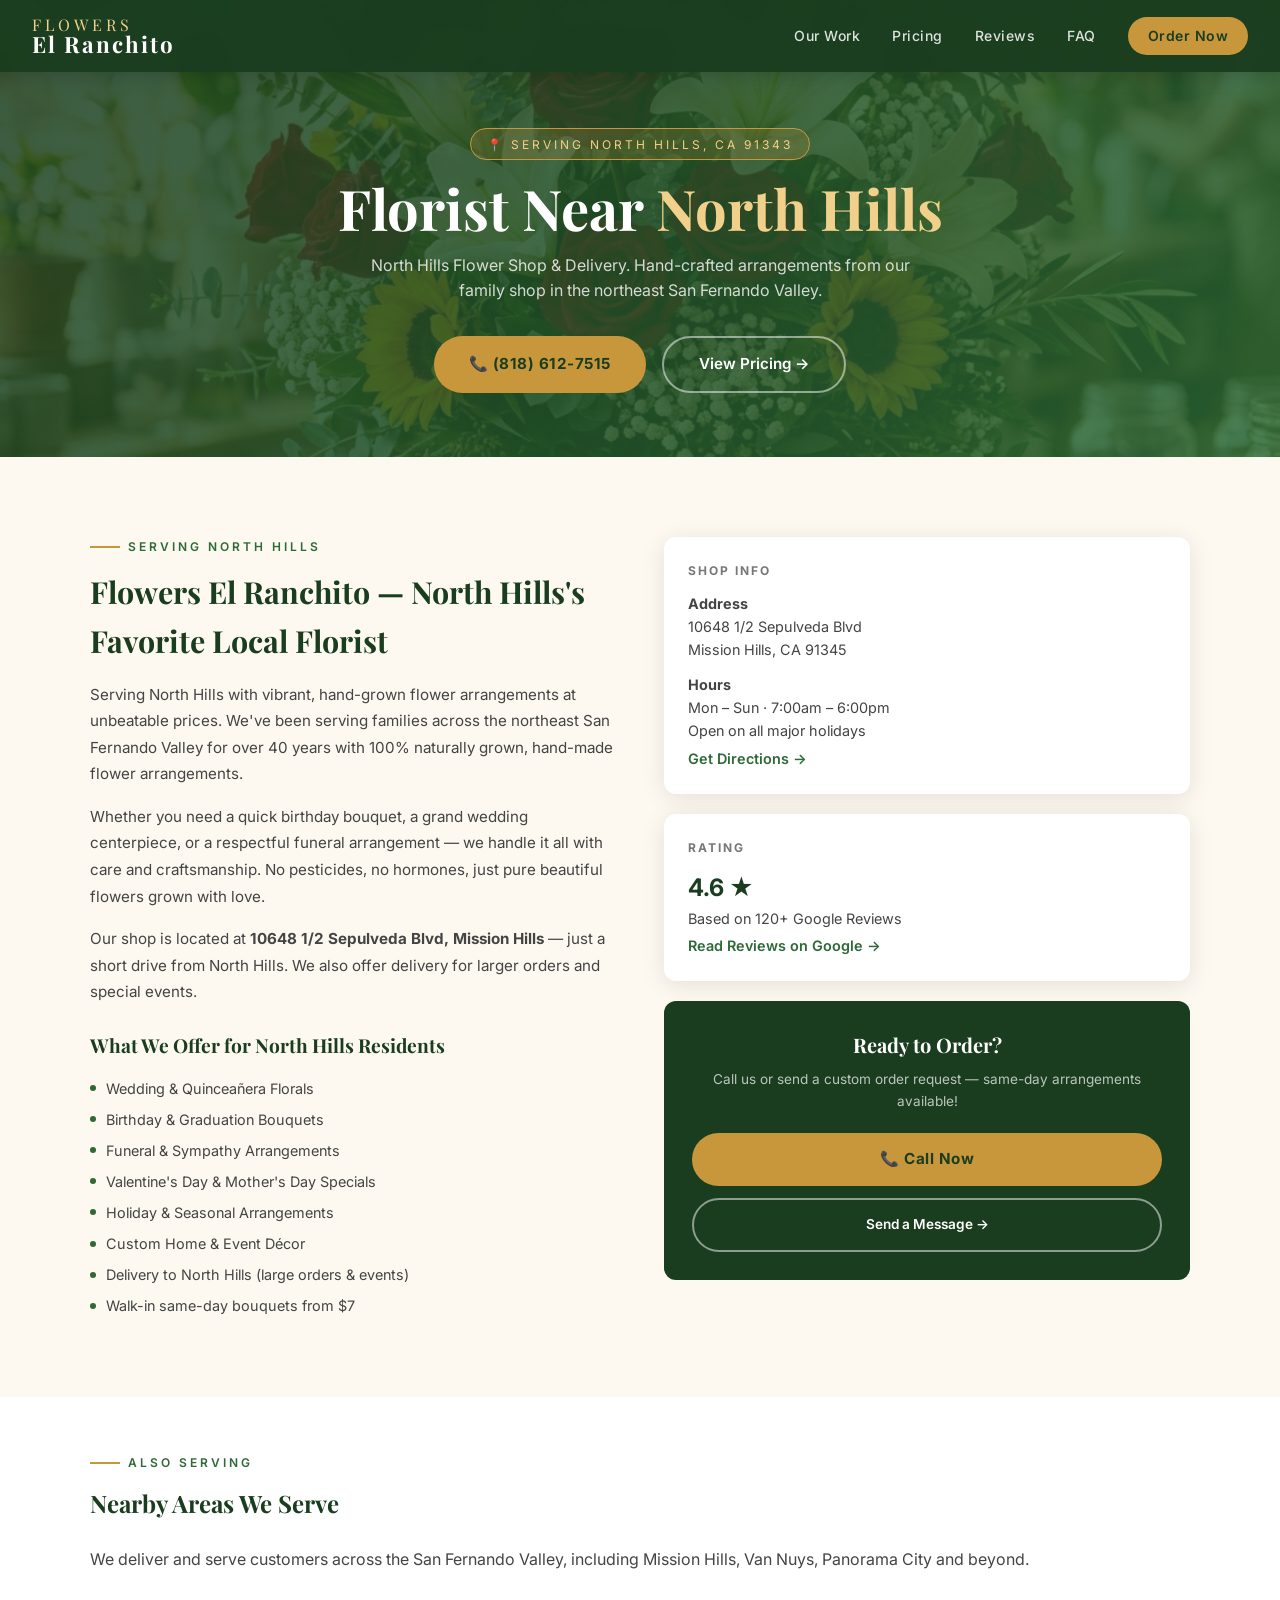
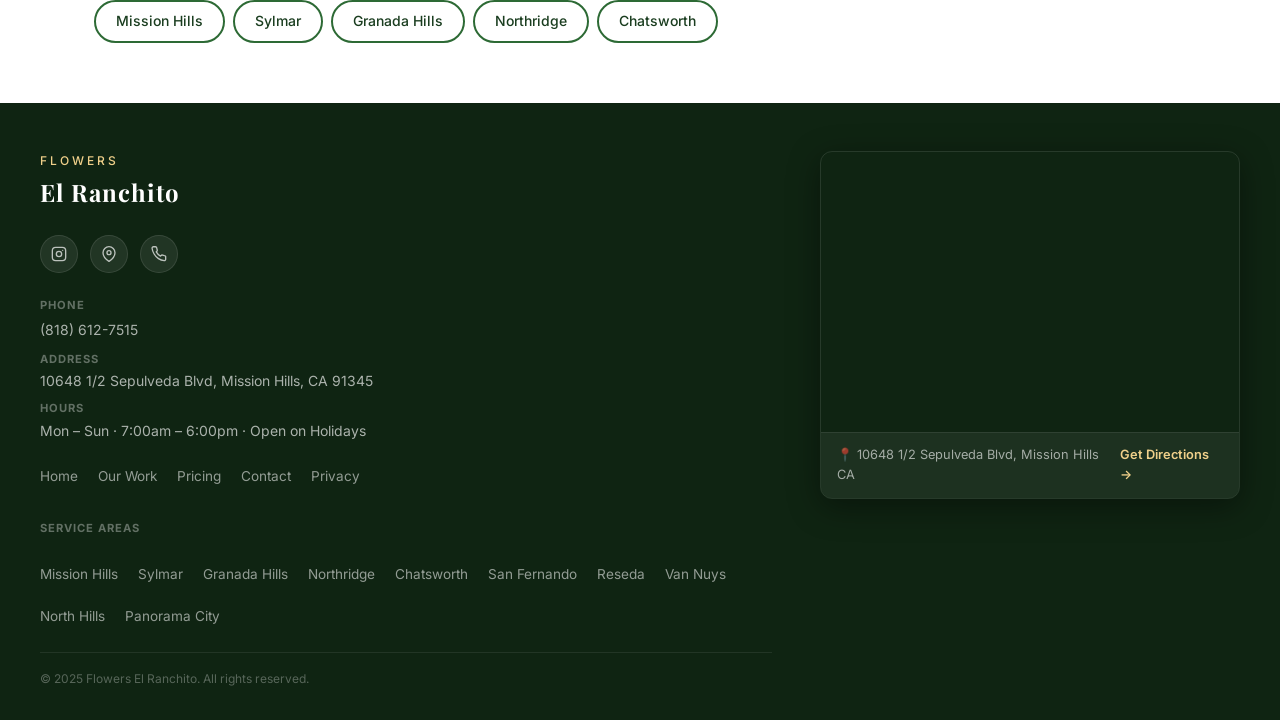
<file: locations/north-hills.html>
<!DOCTYPE html>
<html lang="en">
<head>
  <meta charset="UTF-8" />
  <meta name="viewport" content="width=device-width, initial-scale=1.0" />
  <title>Florist in North Hills CA | Flowers El Ranchito | 91343</title>
  <meta name="description" content="Looking for a florist in North Hills, CA? Flowers El Ranchito delivers hand-crafted arrangements for weddings, quinceañeras, funerals & everyday bouquets. Call (818) 612-7515." />
  <link rel="canonical" href="https://elranchitogrowers.com/locations/north-hills.html" />
  
  <link rel="icon" type="image/png" href="../assets/img/favicon.png" />
  <link rel="apple-touch-icon" href="../assets/img/favicon.png" />
  <meta name="theme-color" content="#1a3d1f" />
  <meta property="og:image" content="https://093b5f04.el-ranchito-growers.pages.dev/assets/img/og.png" />
  <meta property="og:image:width" content="1200" />
  <meta property="og:image:height" content="630" />
  <meta property="og:site_name" content="Flowers El Ranchito" />
  <meta name="twitter:card" content="summary_large_image" />
  <meta name="twitter:image" content="https://093b5f04.el-ranchito-growers.pages.dev/assets/img/og.png" />
  <link rel="stylesheet" href="../assets/css/style.css" />
  <style>
    .loc-hero { padding: 8rem 2rem 4rem; background: linear-gradient(135deg, var(--green-dark) 0%, var(--green-mid) 100%); text-align: center; position: relative; overflow: hidden; }
    .loc-hero::before { content: ''; position: absolute; inset: 0; background: url('../assets/img/hero.png') center/cover; opacity: 0.15; }
    .loc-hero .inner { position: relative; z-index: 2; }
    .loc-hero .badge { display: inline-block; background: rgba(200,151,60,0.2); border: 1px solid var(--gold); color: var(--gold-light); padding: 0.35rem 1rem; border-radius: 50px; font-size: 0.75rem; letter-spacing: 3px; text-transform: uppercase; margin-bottom: 1rem; }
    .loc-hero h1 { font-family: 'Playfair Display', serif; font-size: clamp(2rem,5vw,3.5rem); color: white; line-height: 1.15; margin-bottom: 0.75rem; }
    .loc-hero h1 span { color: var(--gold-light); }
    .loc-hero p { color: rgba(255,255,255,0.8); font-size: 1rem; max-width: 560px; margin: 0 auto 2rem; }
    .loc-hero .actions { display: flex; gap: 1rem; justify-content: center; flex-wrap: wrap; }

    .loc-body { padding: 5rem 2rem; background: var(--cream); }
    .loc-grid { display: grid; grid-template-columns: 1fr 1fr; gap: 3rem; max-width: 1100px; margin: 0 auto; align-items: start; }
    @media(max-width:768px){ .loc-grid { grid-template-columns: 1fr; } }

    .loc-content h2 { font-family: 'Playfair Display', serif; font-size: 1.9rem; color: var(--green-dark); margin-bottom: 1rem; }
    .loc-content p { color: var(--text-mid); line-height: 1.75; margin-bottom: 1rem; font-size: 0.95rem; }
    .loc-services { margin-top: 1.5rem; }
    .loc-services h3 { font-family: 'Playfair Display', serif; font-size: 1.2rem; color: var(--green-dark); margin-bottom: 1rem; }
    .loc-service-list { list-style: none; display: flex; flex-direction: column; gap: 0.5rem; }
    .loc-service-list li { display: flex; align-items: center; gap: 0.6rem; font-size: 0.9rem; color: var(--text-mid); }
    .loc-service-list li::before { content: ''; width: 6px; height: 6px; border-radius: 50%; background: var(--green-mid); flex-shrink: 0; }

    .loc-sidebar { display: flex; flex-direction: column; gap: 1.25rem; }
    .info-card { background: white; border-radius: var(--radius); padding: 1.5rem; box-shadow: var(--shadow); }
    .info-card h4 { font-size: 0.75rem; color: var(--text-light); text-transform: uppercase; letter-spacing: 2px; margin-bottom: 0.75rem; }
    .info-card p, .info-card a { font-size: 0.9rem; color: var(--text-mid); display: block; }
    .info-card a { color: var(--green-mid); font-weight: 600; margin-top: 0.25rem; }
    .info-card a:hover { color: var(--green-dark); }
    .cta-card { background: var(--green-dark); border-radius: var(--radius); padding: 1.75rem; text-align: center; }
    .cta-card h3 { font-family: 'Playfair Display', serif; color: white; font-size: 1.25rem; margin-bottom: 0.5rem; }
    .cta-card p { color: rgba(255,255,255,0.7); font-size: 0.85rem; margin-bottom: 1.25rem; }

    .nearby-section { background: white; padding: 3.5rem 2rem; }
    .nearby-section .container { max-width: 1100px; margin: 0 auto; }
    .nearby-section h2 { font-family: 'Playfair Display', serif; font-size: 1.5rem; color: var(--green-dark); margin-bottom: 1.5rem; }
    .loc-link { display: inline-block; padding: 0.5rem 1.25rem; border: 2px solid var(--green-mid); border-radius: 50px; color: var(--green-dark); font-size: 0.875rem; font-weight: 500; margin: 0.25rem; transition: var(--transition); }
    .loc-link:hover { background: var(--green-mid); color: white; }

    .schema-section { background: var(--cream); padding: 3rem 2rem; }
  </style>
  <script type="application/ld+json">
  {
    "@context": "https://schema.org",
    "@type": "Florist",
    "name": "Flowers El Ranchito",
    "description": "Family-owned florist serving North Hills and the San Fernando Valley for over 40 years.",
    "address": { "@type": "PostalAddress", "streetAddress": "10648 1/2 Sepulveda Blvd", "addressLocality": "Mission Hills", "addressRegion": "CA", "postalCode": "91345" },
    "telephone": "+18186127515",
    "openingHours": "Mo-Su 07:00-18:00",
    "url": "https://elranchitogrowers.com/locations/north-hills.html",
    "areaServed": { "@type": "City", "name": "North Hills" },
    "aggregateRating": { "@type": "AggregateRating", "ratingValue": "4.6", "reviewCount": "120" }
  }
  </script>
</head>
<body>

<nav class="nav" id="main-nav">
  <a href="/" class="nav-brand">
    <span class="line1">Flowers</span>
    <span class="line2">El Ranchito</span>
  </a>
  <div class="nav-links" id="nav-links">
    <a href="../our-work.html">Our Work</a>
    <a href="../pricing.html">Pricing</a>
    <a href="../index.html#reviews">Reviews</a>
    <a href="../index.html#faq">FAQ</a>
    <a href="../index.html#contact" class="nav-cta">Order Now</a>
  </div>
  <div class="nav-hamburger" id="hamburger" aria-label="Menu" role="button" tabindex="0">
    <span></span><span></span><span></span>
  </div>
</nav>

<!-- HERO -->
<div class="loc-hero">
  <div class="inner">
    <div class="badge">📍 Serving North Hills, CA 91343</div>
    <h1>Florist Near <span>North Hills</span></h1>
    <p>North Hills Flower Shop & Delivery. Hand-crafted arrangements from our family shop in the northeast San Fernando Valley.</p>
    <div class="actions">
      <a href="tel:+18186127515" class="btn-primary">📞 (818) 612-7515</a>
      <a href="../pricing.html" class="btn-outline">View Pricing →</a>
    </div>
  </div>
</div>

<!-- BODY -->
<section class="loc-body">
  <div class="loc-grid">
    <div class="loc-content">
      <div class="section-label">Serving North Hills</div>
      <h2>Flowers El Ranchito — North Hills's Favorite Local Florist</h2>
      <p>Serving North Hills with vibrant, hand-grown flower arrangements at unbeatable prices. We've been serving families across the northeast San Fernando Valley for over 40 years with 100% naturally grown, hand-made flower arrangements.</p>
      <p>Whether you need a quick birthday bouquet, a grand wedding centerpiece, or a respectful funeral arrangement — we handle it all with care and craftsmanship. No pesticides, no hormones, just pure beautiful flowers grown with love.</p>
      <p>Our shop is located at <strong>10648 1/2 Sepulveda Blvd, Mission Hills</strong> — just a short drive from North Hills. We also offer delivery for larger orders and special events.</p>
      <div class="loc-services">
        <h3>What We Offer for North Hills Residents</h3>
        <ul class="loc-service-list">
          <li>Wedding &amp; Quinceañera Florals</li>
          <li>Birthday &amp; Graduation Bouquets</li>
          <li>Funeral &amp; Sympathy Arrangements</li>
          <li>Valentine's Day &amp; Mother's Day Specials</li>
          <li>Holiday &amp; Seasonal Arrangements</li>
          <li>Custom Home &amp; Event Décor</li>
          <li>Delivery to North Hills (large orders &amp; events)</li>
          <li>Walk-in same-day bouquets from $7</li>
        </ul>
      </div>
    </div>
    <div class="loc-sidebar">
      <div class="info-card">
        <h4>Shop Info</h4>
        <p><strong>Address</strong></p>
        <p>10648 1/2 Sepulveda Blvd<br>Mission Hills, CA 91345</p>
        <p style="margin-top:0.75rem;"><strong>Hours</strong></p>
        <p>Mon – Sun · 7:00am – 6:00pm</p>
        <p>Open on all major holidays</p>
        <a href="https://maps.google.com/?q=Flowers+El+Ranchito+Mission+Hills+CA" target="_blank" rel="noopener">Get Directions →</a>
      </div>
      <div class="info-card">
        <h4>Rating</h4>
        <p style="font-size:1.5rem;font-weight:700;color:var(--green-dark);">4.6 ★</p>
        <p>Based on 120+ Google Reviews</p>
        <a href="https://www.google.com/search?q=flowers+el+ranchito" target="_blank" rel="noopener">Read Reviews on Google →</a>
      </div>
      <div class="cta-card">
        <h3>Ready to Order?</h3>
        <p>Call us or send a custom order request — same-day arrangements available!</p>
        <a href="tel:+18186127515" class="btn-primary" style="display:inline-flex;justify-content:center;width:100%;">📞 Call Now</a>
        <a href="../index.html#contact" class="btn-outline" style="display:inline-flex;justify-content:center;width:100%;margin-top:0.75rem;font-size:0.85rem;">Send a Message →</a>
      </div>
    </div>
  </div>
</section>

<!-- NEARBY LOCATIONS -->
<section class="nearby-section">
  <div class="container">
    <div class="section-label">Also Serving</div>
    <h2>Nearby Areas We Serve</h2>
    <p style="color:var(--text-mid);margin-bottom:1.5rem;">We deliver and serve customers across the San Fernando Valley, including Mission Hills, Van Nuys, Panorama City and beyond.</p>
    <a href="mission-hills.html" class="loc-link">Mission Hills</a><a href="sylmar.html" class="loc-link">Sylmar</a><a href="granada-hills.html" class="loc-link">Granada Hills</a><a href="northridge.html" class="loc-link">Northridge</a><a href="chatsworth.html" class="loc-link">Chatsworth</a>
  </div>
</section>

<!-- FOOTER -->
<footer>
  <div class="footer-inner">
    <div class="footer-left">
      <div class="footer-brand">
        <span>Flowers</span>
        El Ranchito
      </div>
      <div class="social-row">
        <a href="https://www.instagram.com/flowerselranchito/" target="_blank" rel="noopener" class="social-btn" aria-label="Instagram">
          <svg width="16" height="16" viewBox="0 0 24 24" fill="none" stroke="currentColor" stroke-width="2" stroke-linecap="round" stroke-linejoin="round"><rect x="2" y="2" width="20" height="20" rx="5" ry="5"/><circle cx="12" cy="12" r="4"/><circle cx="17.5" cy="6.5" r="1" fill="currentColor" stroke="none"/></svg>
        </a>
        <a href="https://g.page/r/CYGmpNmzfyX0EBA" target="_blank" rel="noopener" class="social-btn" aria-label="Google Business">
          <svg width="16" height="16" viewBox="0 0 24 24" fill="none" stroke="currentColor" stroke-width="2" stroke-linecap="round" stroke-linejoin="round"><path d="M21 10c0 7-9 13-9 13s-9-6-9-13a9 9 0 0 1 18 0z"/><circle cx="12" cy="10" r="3"/></svg>
        </a>
        <a href="tel:+18186127515" class="social-btn" aria-label="Call us">
          <svg width="16" height="16" viewBox="0 0 24 24" fill="none" stroke="currentColor" stroke-width="2" stroke-linecap="round" stroke-linejoin="round"><path d="M22 16.92v3a2 2 0 0 1-2.18 2 19.79 19.79 0 0 1-8.63-3.07A19.5 19.5 0 0 1 4.69 12a19.79 19.79 0 0 1-3.07-8.67A2 2 0 0 1 3.6 1.18h3a2 2 0 0 1 2 1.72c.127.96.361 1.903.7 2.81a2 2 0 0 1-.45 2.11L7.91 8.74a16 16 0 0 0 6.35 6.35l.96-.96a2 2 0 0 1 2.11-.45c.907.339 1.85.573 2.81.7A2 2 0 0 1 22 16.92z"/></svg>
        </a>
      </div>
      <div class="footer-contact">
        <div><strong>Phone</strong><a href="tel:+18186127515">(818) 612-7515</a></div>
        <div><strong>Address</strong><p>10648 1/2 Sepulveda Blvd, Mission Hills, CA 91345</p></div>
        <div><strong>Hours</strong><p>Mon – Sun · 7:00am – 6:00pm · Open on Holidays</p></div>
      </div>
      <div class="footer-links">
        <a href="/">Home</a>
        <a href="../our-work.html">Our Work</a>
        <a href="../pricing.html">Pricing</a>
        <a href="../index.html#contact">Contact</a>
        <a href="../privacy.html">Privacy</a>
      </div>
      <div class="footer-links" style="margin-top:0.5rem;">
        <strong style="color:rgba(255,255,255,0.35);font-size:0.7rem;text-transform:uppercase;letter-spacing:1px;width:100%;display:block;margin-bottom:0.4rem;">Service Areas</strong>
        <a href="../locations/mission-hills.html">Mission Hills</a>
        <a href="../locations/sylmar.html">Sylmar</a>
        <a href="../locations/granada-hills.html">Granada Hills</a>
        <a href="../locations/northridge.html">Northridge</a>
        <a href="../locations/chatsworth.html">Chatsworth</a>
        <a href="../locations/san-fernando.html">San Fernando</a>
        <a href="../locations/reseda.html">Reseda</a>
        <a href="../locations/van-nuys.html">Van Nuys</a>
        <a href="../locations/north-hills.html">North Hills</a>
        <a href="../locations/panorama-city.html">Panorama City</a>
      </div>
      <p class="copy">© 2025 Flowers El Ranchito. All rights reserved.</p>
    </div>
    <div class="footer-map">
      <iframe
        title="Flowers El Ranchito location map"
        src="https://maps.google.com/maps?q=Flowers+El+Ranchito+Mission+Hills+CA&output=embed&z=16"
        loading="lazy"
        referrerpolicy="no-referrer-when-downgrade"
        allowfullscreen>
      </iframe>
      <div class="map-label">
        <span>📍 10648 1/2 Sepulveda Blvd, Mission Hills CA</span>
        <a href="https://maps.google.com/?q=Flowers+El+Ranchito+Mission+Hills+CA" target="_blank" rel="noopener">Get Directions →</a>
      </div>
    </div>
  </div>
</footer>

<script src="../assets/js/main.js"></script>
</body>
</html>
</file>
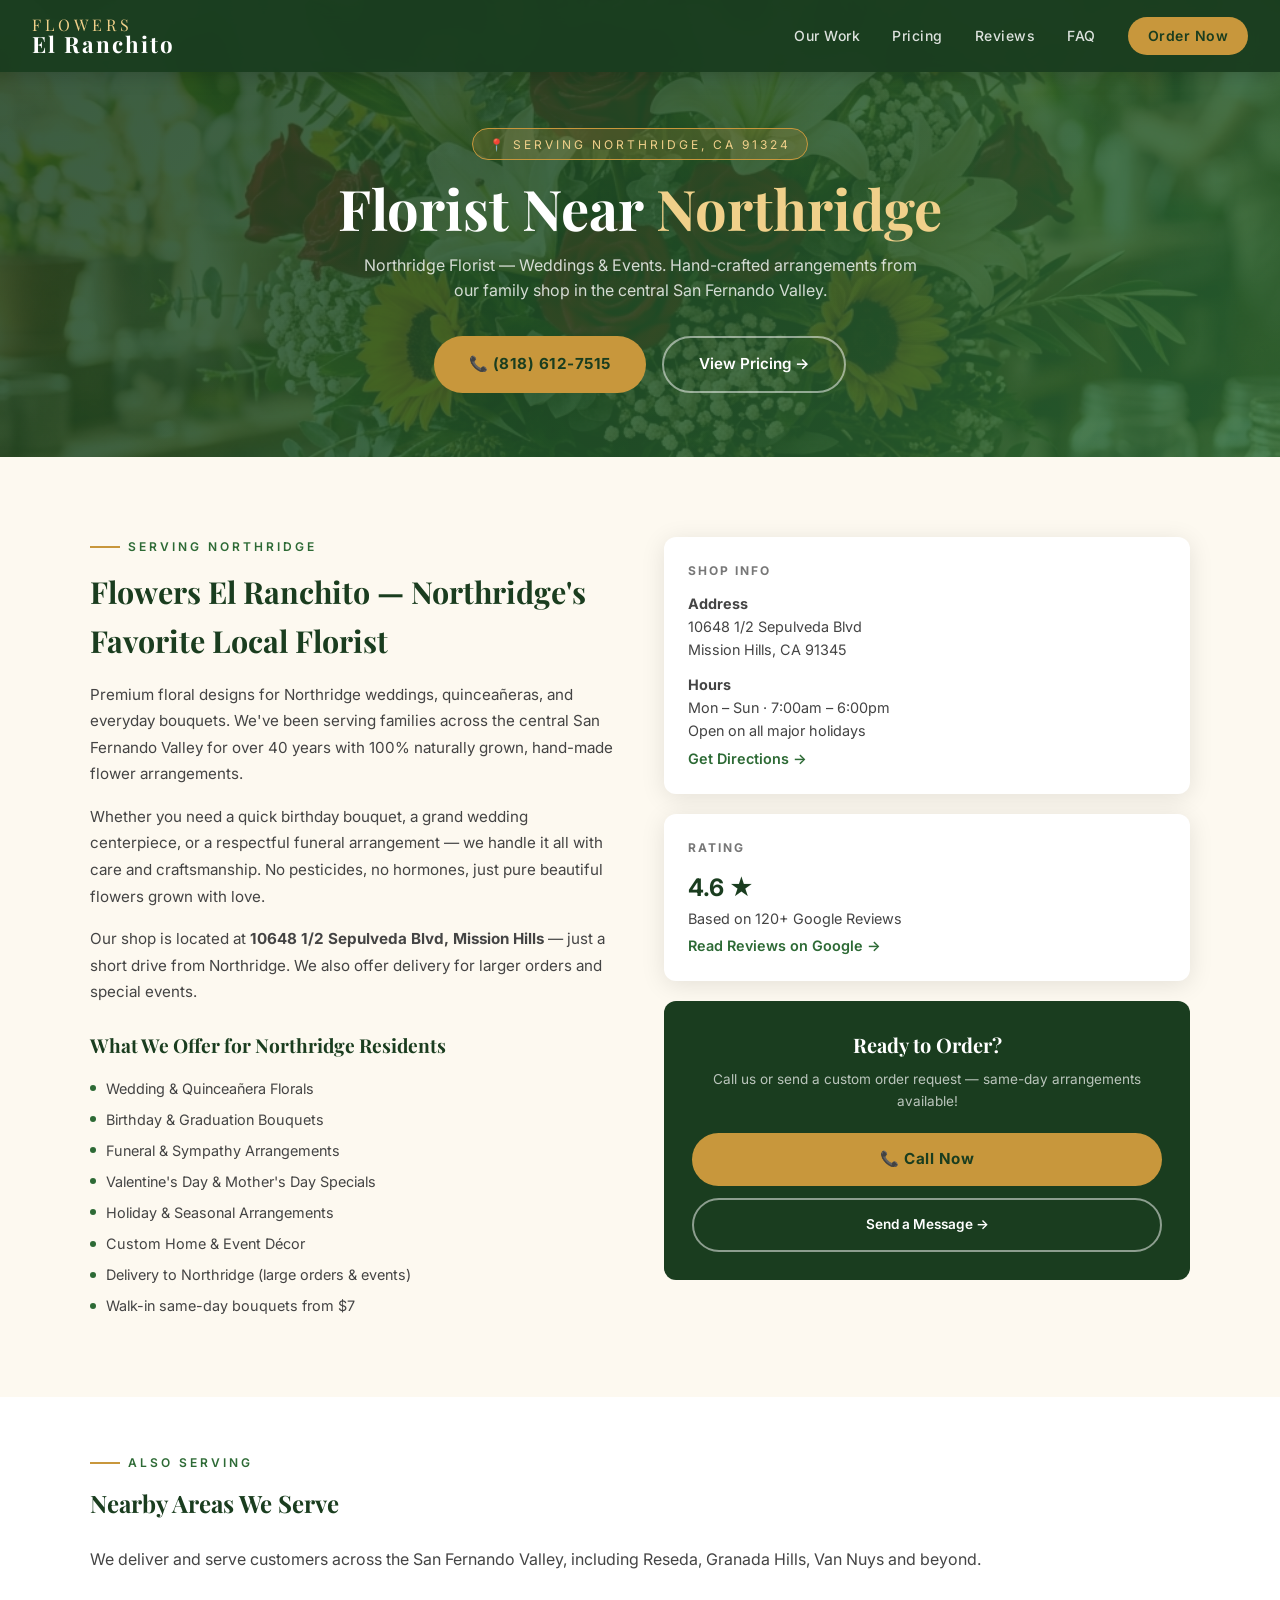
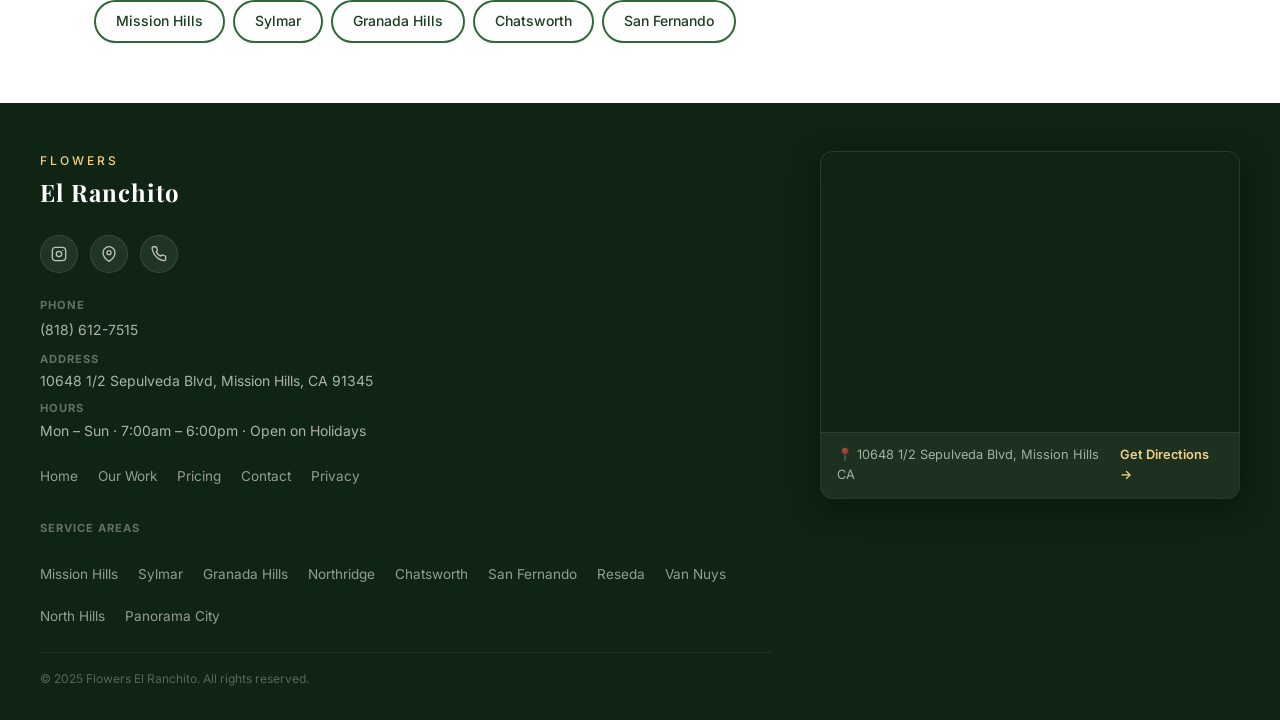
<file: locations/northridge.html>
<!DOCTYPE html>
<html lang="en">
<head>
  <meta charset="UTF-8" />
  <meta name="viewport" content="width=device-width, initial-scale=1.0" />
  <title>Florist in Northridge CA | Flowers El Ranchito | 91324</title>
  <meta name="description" content="Looking for a florist in Northridge, CA? Flowers El Ranchito delivers hand-crafted arrangements for weddings, quinceañeras, funerals & everyday bouquets. Call (818) 612-7515." />
  <link rel="canonical" href="https://elranchitogrowers.com/locations/northridge.html" />
  
  <link rel="icon" type="image/png" href="../assets/img/favicon.png" />
  <link rel="apple-touch-icon" href="../assets/img/favicon.png" />
  <meta name="theme-color" content="#1a3d1f" />
  <meta property="og:image" content="https://093b5f04.el-ranchito-growers.pages.dev/assets/img/og.png" />
  <meta property="og:image:width" content="1200" />
  <meta property="og:image:height" content="630" />
  <meta property="og:site_name" content="Flowers El Ranchito" />
  <meta name="twitter:card" content="summary_large_image" />
  <meta name="twitter:image" content="https://093b5f04.el-ranchito-growers.pages.dev/assets/img/og.png" />
  <link rel="stylesheet" href="../assets/css/style.css" />
  <style>
    .loc-hero { padding: 8rem 2rem 4rem; background: linear-gradient(135deg, var(--green-dark) 0%, var(--green-mid) 100%); text-align: center; position: relative; overflow: hidden; }
    .loc-hero::before { content: ''; position: absolute; inset: 0; background: url('../assets/img/hero.png') center/cover; opacity: 0.15; }
    .loc-hero .inner { position: relative; z-index: 2; }
    .loc-hero .badge { display: inline-block; background: rgba(200,151,60,0.2); border: 1px solid var(--gold); color: var(--gold-light); padding: 0.35rem 1rem; border-radius: 50px; font-size: 0.75rem; letter-spacing: 3px; text-transform: uppercase; margin-bottom: 1rem; }
    .loc-hero h1 { font-family: 'Playfair Display', serif; font-size: clamp(2rem,5vw,3.5rem); color: white; line-height: 1.15; margin-bottom: 0.75rem; }
    .loc-hero h1 span { color: var(--gold-light); }
    .loc-hero p { color: rgba(255,255,255,0.8); font-size: 1rem; max-width: 560px; margin: 0 auto 2rem; }
    .loc-hero .actions { display: flex; gap: 1rem; justify-content: center; flex-wrap: wrap; }

    .loc-body { padding: 5rem 2rem; background: var(--cream); }
    .loc-grid { display: grid; grid-template-columns: 1fr 1fr; gap: 3rem; max-width: 1100px; margin: 0 auto; align-items: start; }
    @media(max-width:768px){ .loc-grid { grid-template-columns: 1fr; } }

    .loc-content h2 { font-family: 'Playfair Display', serif; font-size: 1.9rem; color: var(--green-dark); margin-bottom: 1rem; }
    .loc-content p { color: var(--text-mid); line-height: 1.75; margin-bottom: 1rem; font-size: 0.95rem; }
    .loc-services { margin-top: 1.5rem; }
    .loc-services h3 { font-family: 'Playfair Display', serif; font-size: 1.2rem; color: var(--green-dark); margin-bottom: 1rem; }
    .loc-service-list { list-style: none; display: flex; flex-direction: column; gap: 0.5rem; }
    .loc-service-list li { display: flex; align-items: center; gap: 0.6rem; font-size: 0.9rem; color: var(--text-mid); }
    .loc-service-list li::before { content: ''; width: 6px; height: 6px; border-radius: 50%; background: var(--green-mid); flex-shrink: 0; }

    .loc-sidebar { display: flex; flex-direction: column; gap: 1.25rem; }
    .info-card { background: white; border-radius: var(--radius); padding: 1.5rem; box-shadow: var(--shadow); }
    .info-card h4 { font-size: 0.75rem; color: var(--text-light); text-transform: uppercase; letter-spacing: 2px; margin-bottom: 0.75rem; }
    .info-card p, .info-card a { font-size: 0.9rem; color: var(--text-mid); display: block; }
    .info-card a { color: var(--green-mid); font-weight: 600; margin-top: 0.25rem; }
    .info-card a:hover { color: var(--green-dark); }
    .cta-card { background: var(--green-dark); border-radius: var(--radius); padding: 1.75rem; text-align: center; }
    .cta-card h3 { font-family: 'Playfair Display', serif; color: white; font-size: 1.25rem; margin-bottom: 0.5rem; }
    .cta-card p { color: rgba(255,255,255,0.7); font-size: 0.85rem; margin-bottom: 1.25rem; }

    .nearby-section { background: white; padding: 3.5rem 2rem; }
    .nearby-section .container { max-width: 1100px; margin: 0 auto; }
    .nearby-section h2 { font-family: 'Playfair Display', serif; font-size: 1.5rem; color: var(--green-dark); margin-bottom: 1.5rem; }
    .loc-link { display: inline-block; padding: 0.5rem 1.25rem; border: 2px solid var(--green-mid); border-radius: 50px; color: var(--green-dark); font-size: 0.875rem; font-weight: 500; margin: 0.25rem; transition: var(--transition); }
    .loc-link:hover { background: var(--green-mid); color: white; }

    .schema-section { background: var(--cream); padding: 3rem 2rem; }
  </style>
  <script type="application/ld+json">
  {
    "@context": "https://schema.org",
    "@type": "Florist",
    "name": "Flowers El Ranchito",
    "description": "Family-owned florist serving Northridge and the San Fernando Valley for over 40 years.",
    "address": { "@type": "PostalAddress", "streetAddress": "10648 1/2 Sepulveda Blvd", "addressLocality": "Mission Hills", "addressRegion": "CA", "postalCode": "91345" },
    "telephone": "+18186127515",
    "openingHours": "Mo-Su 07:00-18:00",
    "url": "https://elranchitogrowers.com/locations/northridge.html",
    "areaServed": { "@type": "City", "name": "Northridge" },
    "aggregateRating": { "@type": "AggregateRating", "ratingValue": "4.6", "reviewCount": "120" }
  }
  </script>
</head>
<body>

<nav class="nav" id="main-nav">
  <a href="/" class="nav-brand">
    <span class="line1">Flowers</span>
    <span class="line2">El Ranchito</span>
  </a>
  <div class="nav-links" id="nav-links">
    <a href="../our-work.html">Our Work</a>
    <a href="../pricing.html">Pricing</a>
    <a href="../index.html#reviews">Reviews</a>
    <a href="../index.html#faq">FAQ</a>
    <a href="../index.html#contact" class="nav-cta">Order Now</a>
  </div>
  <div class="nav-hamburger" id="hamburger" aria-label="Menu" role="button" tabindex="0">
    <span></span><span></span><span></span>
  </div>
</nav>

<!-- HERO -->
<div class="loc-hero">
  <div class="inner">
    <div class="badge">📍 Serving Northridge, CA 91324</div>
    <h1>Florist Near <span>Northridge</span></h1>
    <p>Northridge Florist — Weddings & Events. Hand-crafted arrangements from our family shop in the central San Fernando Valley.</p>
    <div class="actions">
      <a href="tel:+18186127515" class="btn-primary">📞 (818) 612-7515</a>
      <a href="../pricing.html" class="btn-outline">View Pricing →</a>
    </div>
  </div>
</div>

<!-- BODY -->
<section class="loc-body">
  <div class="loc-grid">
    <div class="loc-content">
      <div class="section-label">Serving Northridge</div>
      <h2>Flowers El Ranchito — Northridge's Favorite Local Florist</h2>
      <p>Premium floral designs for Northridge weddings, quinceañeras, and everyday bouquets. We've been serving families across the central San Fernando Valley for over 40 years with 100% naturally grown, hand-made flower arrangements.</p>
      <p>Whether you need a quick birthday bouquet, a grand wedding centerpiece, or a respectful funeral arrangement — we handle it all with care and craftsmanship. No pesticides, no hormones, just pure beautiful flowers grown with love.</p>
      <p>Our shop is located at <strong>10648 1/2 Sepulveda Blvd, Mission Hills</strong> — just a short drive from Northridge. We also offer delivery for larger orders and special events.</p>
      <div class="loc-services">
        <h3>What We Offer for Northridge Residents</h3>
        <ul class="loc-service-list">
          <li>Wedding &amp; Quinceañera Florals</li>
          <li>Birthday &amp; Graduation Bouquets</li>
          <li>Funeral &amp; Sympathy Arrangements</li>
          <li>Valentine's Day &amp; Mother's Day Specials</li>
          <li>Holiday &amp; Seasonal Arrangements</li>
          <li>Custom Home &amp; Event Décor</li>
          <li>Delivery to Northridge (large orders &amp; events)</li>
          <li>Walk-in same-day bouquets from $7</li>
        </ul>
      </div>
    </div>
    <div class="loc-sidebar">
      <div class="info-card">
        <h4>Shop Info</h4>
        <p><strong>Address</strong></p>
        <p>10648 1/2 Sepulveda Blvd<br>Mission Hills, CA 91345</p>
        <p style="margin-top:0.75rem;"><strong>Hours</strong></p>
        <p>Mon – Sun · 7:00am – 6:00pm</p>
        <p>Open on all major holidays</p>
        <a href="https://maps.google.com/?q=Flowers+El+Ranchito+Mission+Hills+CA" target="_blank" rel="noopener">Get Directions →</a>
      </div>
      <div class="info-card">
        <h4>Rating</h4>
        <p style="font-size:1.5rem;font-weight:700;color:var(--green-dark);">4.6 ★</p>
        <p>Based on 120+ Google Reviews</p>
        <a href="https://www.google.com/search?q=flowers+el+ranchito" target="_blank" rel="noopener">Read Reviews on Google →</a>
      </div>
      <div class="cta-card">
        <h3>Ready to Order?</h3>
        <p>Call us or send a custom order request — same-day arrangements available!</p>
        <a href="tel:+18186127515" class="btn-primary" style="display:inline-flex;justify-content:center;width:100%;">📞 Call Now</a>
        <a href="../index.html#contact" class="btn-outline" style="display:inline-flex;justify-content:center;width:100%;margin-top:0.75rem;font-size:0.85rem;">Send a Message →</a>
      </div>
    </div>
  </div>
</section>

<!-- NEARBY LOCATIONS -->
<section class="nearby-section">
  <div class="container">
    <div class="section-label">Also Serving</div>
    <h2>Nearby Areas We Serve</h2>
    <p style="color:var(--text-mid);margin-bottom:1.5rem;">We deliver and serve customers across the San Fernando Valley, including Reseda, Granada Hills, Van Nuys and beyond.</p>
    <a href="mission-hills.html" class="loc-link">Mission Hills</a><a href="sylmar.html" class="loc-link">Sylmar</a><a href="granada-hills.html" class="loc-link">Granada Hills</a><a href="chatsworth.html" class="loc-link">Chatsworth</a><a href="san-fernando.html" class="loc-link">San Fernando</a>
  </div>
</section>

<!-- FOOTER -->
<footer>
  <div class="footer-inner">
    <div class="footer-left">
      <div class="footer-brand">
        <span>Flowers</span>
        El Ranchito
      </div>
      <div class="social-row">
        <a href="https://www.instagram.com/flowerselranchito/" target="_blank" rel="noopener" class="social-btn" aria-label="Instagram">
          <svg width="16" height="16" viewBox="0 0 24 24" fill="none" stroke="currentColor" stroke-width="2" stroke-linecap="round" stroke-linejoin="round"><rect x="2" y="2" width="20" height="20" rx="5" ry="5"/><circle cx="12" cy="12" r="4"/><circle cx="17.5" cy="6.5" r="1" fill="currentColor" stroke="none"/></svg>
        </a>
        <a href="https://g.page/r/CYGmpNmzfyX0EBA" target="_blank" rel="noopener" class="social-btn" aria-label="Google Business">
          <svg width="16" height="16" viewBox="0 0 24 24" fill="none" stroke="currentColor" stroke-width="2" stroke-linecap="round" stroke-linejoin="round"><path d="M21 10c0 7-9 13-9 13s-9-6-9-13a9 9 0 0 1 18 0z"/><circle cx="12" cy="10" r="3"/></svg>
        </a>
        <a href="tel:+18186127515" class="social-btn" aria-label="Call us">
          <svg width="16" height="16" viewBox="0 0 24 24" fill="none" stroke="currentColor" stroke-width="2" stroke-linecap="round" stroke-linejoin="round"><path d="M22 16.92v3a2 2 0 0 1-2.18 2 19.79 19.79 0 0 1-8.63-3.07A19.5 19.5 0 0 1 4.69 12a19.79 19.79 0 0 1-3.07-8.67A2 2 0 0 1 3.6 1.18h3a2 2 0 0 1 2 1.72c.127.96.361 1.903.7 2.81a2 2 0 0 1-.45 2.11L7.91 8.74a16 16 0 0 0 6.35 6.35l.96-.96a2 2 0 0 1 2.11-.45c.907.339 1.85.573 2.81.7A2 2 0 0 1 22 16.92z"/></svg>
        </a>
      </div>
      <div class="footer-contact">
        <div><strong>Phone</strong><a href="tel:+18186127515">(818) 612-7515</a></div>
        <div><strong>Address</strong><p>10648 1/2 Sepulveda Blvd, Mission Hills, CA 91345</p></div>
        <div><strong>Hours</strong><p>Mon – Sun · 7:00am – 6:00pm · Open on Holidays</p></div>
      </div>
      <div class="footer-links">
        <a href="/">Home</a>
        <a href="../our-work.html">Our Work</a>
        <a href="../pricing.html">Pricing</a>
        <a href="../index.html#contact">Contact</a>
        <a href="../privacy.html">Privacy</a>
      </div>
      <div class="footer-links" style="margin-top:0.5rem;">
        <strong style="color:rgba(255,255,255,0.35);font-size:0.7rem;text-transform:uppercase;letter-spacing:1px;width:100%;display:block;margin-bottom:0.4rem;">Service Areas</strong>
        <a href="../locations/mission-hills.html">Mission Hills</a>
        <a href="../locations/sylmar.html">Sylmar</a>
        <a href="../locations/granada-hills.html">Granada Hills</a>
        <a href="../locations/northridge.html">Northridge</a>
        <a href="../locations/chatsworth.html">Chatsworth</a>
        <a href="../locations/san-fernando.html">San Fernando</a>
        <a href="../locations/reseda.html">Reseda</a>
        <a href="../locations/van-nuys.html">Van Nuys</a>
        <a href="../locations/north-hills.html">North Hills</a>
        <a href="../locations/panorama-city.html">Panorama City</a>
      </div>
      <p class="copy">© 2025 Flowers El Ranchito. All rights reserved.</p>
    </div>
    <div class="footer-map">
      <iframe
        title="Flowers El Ranchito location map"
        src="https://maps.google.com/maps?q=Flowers+El+Ranchito+Mission+Hills+CA&output=embed&z=16"
        loading="lazy"
        referrerpolicy="no-referrer-when-downgrade"
        allowfullscreen>
      </iframe>
      <div class="map-label">
        <span>📍 10648 1/2 Sepulveda Blvd, Mission Hills CA</span>
        <a href="https://maps.google.com/?q=Flowers+El+Ranchito+Mission+Hills+CA" target="_blank" rel="noopener">Get Directions →</a>
      </div>
    </div>
  </div>
</footer>

<script src="../assets/js/main.js"></script>
</body>
</html>
</file>
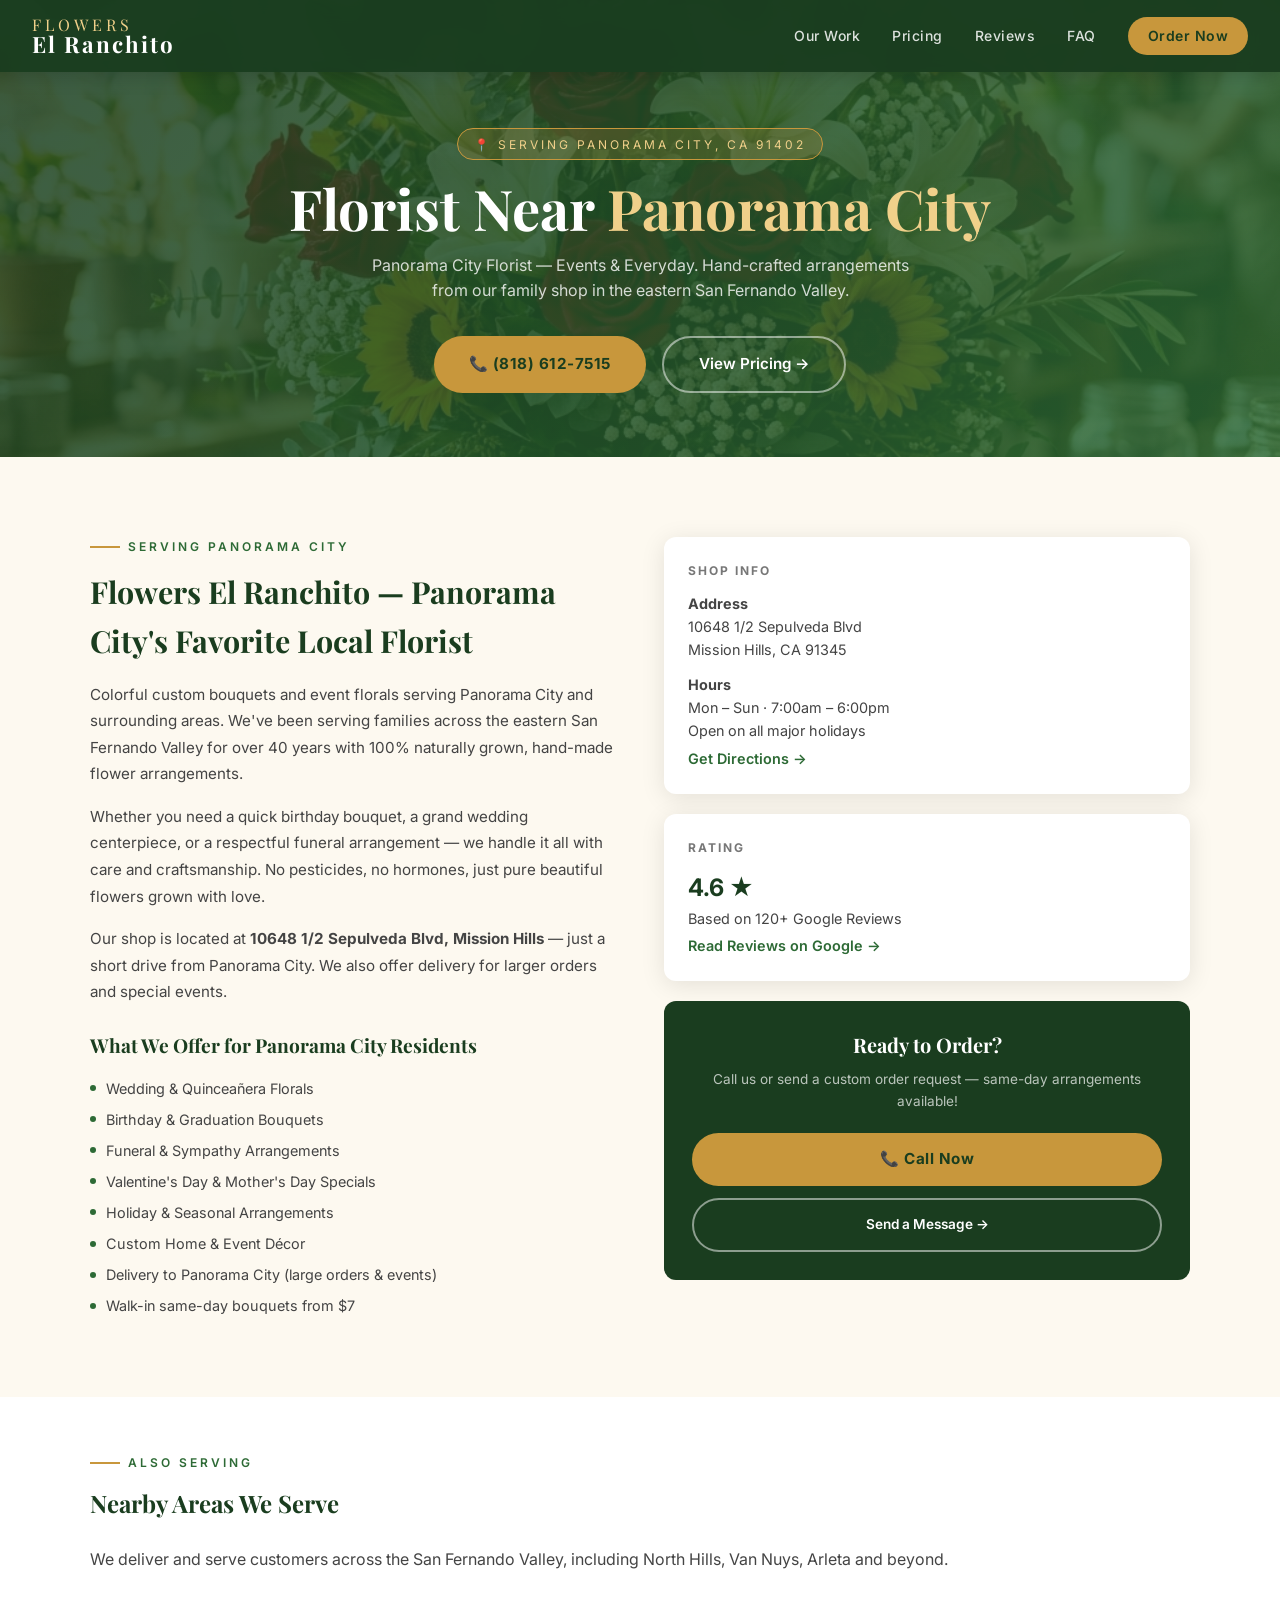
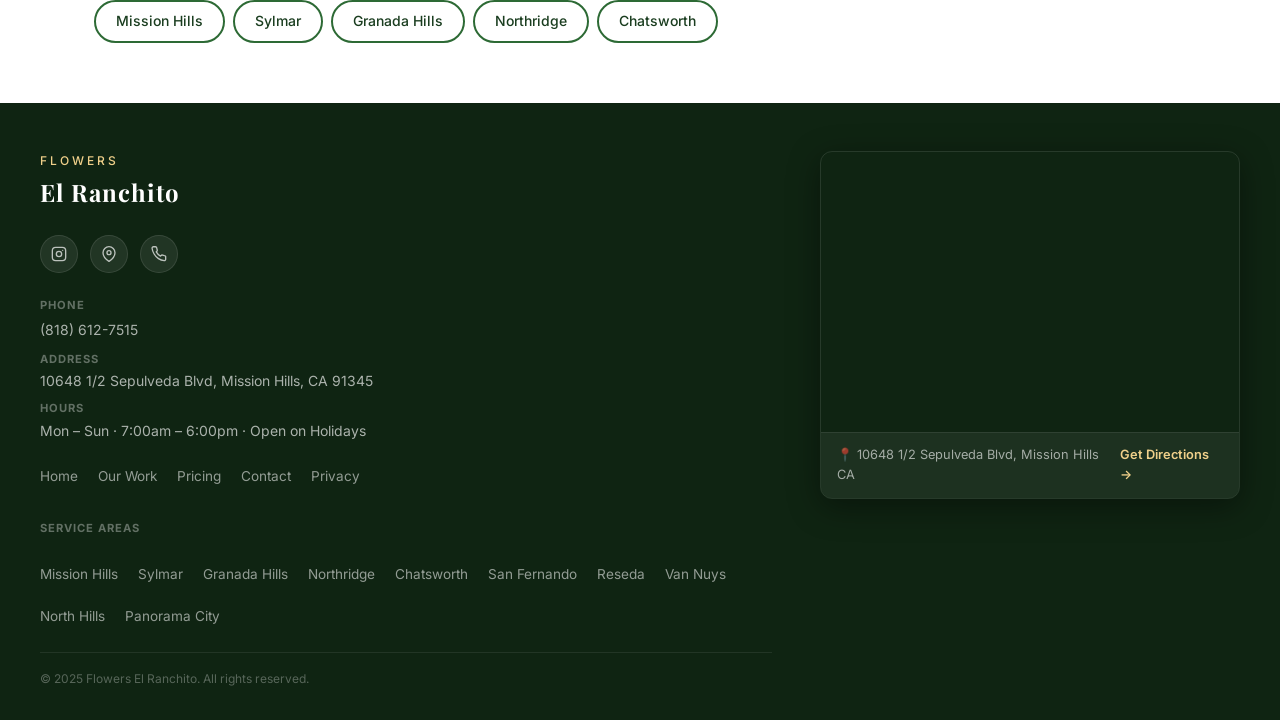
<file: locations/panorama-city.html>
<!DOCTYPE html>
<html lang="en">
<head>
  <meta charset="UTF-8" />
  <meta name="viewport" content="width=device-width, initial-scale=1.0" />
  <title>Florist in Panorama City CA | Flowers El Ranchito | 91402</title>
  <meta name="description" content="Looking for a florist in Panorama City, CA? Flowers El Ranchito delivers hand-crafted arrangements for weddings, quinceañeras, funerals & everyday bouquets. Call (818) 612-7515." />
  <link rel="canonical" href="https://elranchitogrowers.com/locations/panorama-city.html" />
  
  <link rel="icon" type="image/png" href="../assets/img/favicon.png" />
  <link rel="apple-touch-icon" href="../assets/img/favicon.png" />
  <meta name="theme-color" content="#1a3d1f" />
  <meta property="og:image" content="https://093b5f04.el-ranchito-growers.pages.dev/assets/img/og.png" />
  <meta property="og:image:width" content="1200" />
  <meta property="og:image:height" content="630" />
  <meta property="og:site_name" content="Flowers El Ranchito" />
  <meta name="twitter:card" content="summary_large_image" />
  <meta name="twitter:image" content="https://093b5f04.el-ranchito-growers.pages.dev/assets/img/og.png" />
  <link rel="stylesheet" href="../assets/css/style.css" />
  <style>
    .loc-hero { padding: 8rem 2rem 4rem; background: linear-gradient(135deg, var(--green-dark) 0%, var(--green-mid) 100%); text-align: center; position: relative; overflow: hidden; }
    .loc-hero::before { content: ''; position: absolute; inset: 0; background: url('../assets/img/hero.png') center/cover; opacity: 0.15; }
    .loc-hero .inner { position: relative; z-index: 2; }
    .loc-hero .badge { display: inline-block; background: rgba(200,151,60,0.2); border: 1px solid var(--gold); color: var(--gold-light); padding: 0.35rem 1rem; border-radius: 50px; font-size: 0.75rem; letter-spacing: 3px; text-transform: uppercase; margin-bottom: 1rem; }
    .loc-hero h1 { font-family: 'Playfair Display', serif; font-size: clamp(2rem,5vw,3.5rem); color: white; line-height: 1.15; margin-bottom: 0.75rem; }
    .loc-hero h1 span { color: var(--gold-light); }
    .loc-hero p { color: rgba(255,255,255,0.8); font-size: 1rem; max-width: 560px; margin: 0 auto 2rem; }
    .loc-hero .actions { display: flex; gap: 1rem; justify-content: center; flex-wrap: wrap; }

    .loc-body { padding: 5rem 2rem; background: var(--cream); }
    .loc-grid { display: grid; grid-template-columns: 1fr 1fr; gap: 3rem; max-width: 1100px; margin: 0 auto; align-items: start; }
    @media(max-width:768px){ .loc-grid { grid-template-columns: 1fr; } }

    .loc-content h2 { font-family: 'Playfair Display', serif; font-size: 1.9rem; color: var(--green-dark); margin-bottom: 1rem; }
    .loc-content p { color: var(--text-mid); line-height: 1.75; margin-bottom: 1rem; font-size: 0.95rem; }
    .loc-services { margin-top: 1.5rem; }
    .loc-services h3 { font-family: 'Playfair Display', serif; font-size: 1.2rem; color: var(--green-dark); margin-bottom: 1rem; }
    .loc-service-list { list-style: none; display: flex; flex-direction: column; gap: 0.5rem; }
    .loc-service-list li { display: flex; align-items: center; gap: 0.6rem; font-size: 0.9rem; color: var(--text-mid); }
    .loc-service-list li::before { content: ''; width: 6px; height: 6px; border-radius: 50%; background: var(--green-mid); flex-shrink: 0; }

    .loc-sidebar { display: flex; flex-direction: column; gap: 1.25rem; }
    .info-card { background: white; border-radius: var(--radius); padding: 1.5rem; box-shadow: var(--shadow); }
    .info-card h4 { font-size: 0.75rem; color: var(--text-light); text-transform: uppercase; letter-spacing: 2px; margin-bottom: 0.75rem; }
    .info-card p, .info-card a { font-size: 0.9rem; color: var(--text-mid); display: block; }
    .info-card a { color: var(--green-mid); font-weight: 600; margin-top: 0.25rem; }
    .info-card a:hover { color: var(--green-dark); }
    .cta-card { background: var(--green-dark); border-radius: var(--radius); padding: 1.75rem; text-align: center; }
    .cta-card h3 { font-family: 'Playfair Display', serif; color: white; font-size: 1.25rem; margin-bottom: 0.5rem; }
    .cta-card p { color: rgba(255,255,255,0.7); font-size: 0.85rem; margin-bottom: 1.25rem; }

    .nearby-section { background: white; padding: 3.5rem 2rem; }
    .nearby-section .container { max-width: 1100px; margin: 0 auto; }
    .nearby-section h2 { font-family: 'Playfair Display', serif; font-size: 1.5rem; color: var(--green-dark); margin-bottom: 1.5rem; }
    .loc-link { display: inline-block; padding: 0.5rem 1.25rem; border: 2px solid var(--green-mid); border-radius: 50px; color: var(--green-dark); font-size: 0.875rem; font-weight: 500; margin: 0.25rem; transition: var(--transition); }
    .loc-link:hover { background: var(--green-mid); color: white; }

    .schema-section { background: var(--cream); padding: 3rem 2rem; }
  </style>
  <script type="application/ld+json">
  {
    "@context": "https://schema.org",
    "@type": "Florist",
    "name": "Flowers El Ranchito",
    "description": "Family-owned florist serving Panorama City and the San Fernando Valley for over 40 years.",
    "address": { "@type": "PostalAddress", "streetAddress": "10648 1/2 Sepulveda Blvd", "addressLocality": "Mission Hills", "addressRegion": "CA", "postalCode": "91345" },
    "telephone": "+18186127515",
    "openingHours": "Mo-Su 07:00-18:00",
    "url": "https://elranchitogrowers.com/locations/panorama-city.html",
    "areaServed": { "@type": "City", "name": "Panorama City" },
    "aggregateRating": { "@type": "AggregateRating", "ratingValue": "4.6", "reviewCount": "120" }
  }
  </script>
</head>
<body>

<nav class="nav" id="main-nav">
  <a href="/" class="nav-brand">
    <span class="line1">Flowers</span>
    <span class="line2">El Ranchito</span>
  </a>
  <div class="nav-links" id="nav-links">
    <a href="../our-work.html">Our Work</a>
    <a href="../pricing.html">Pricing</a>
    <a href="../index.html#reviews">Reviews</a>
    <a href="../index.html#faq">FAQ</a>
    <a href="../index.html#contact" class="nav-cta">Order Now</a>
  </div>
  <div class="nav-hamburger" id="hamburger" aria-label="Menu" role="button" tabindex="0">
    <span></span><span></span><span></span>
  </div>
</nav>

<!-- HERO -->
<div class="loc-hero">
  <div class="inner">
    <div class="badge">📍 Serving Panorama City, CA 91402</div>
    <h1>Florist Near <span>Panorama City</span></h1>
    <p>Panorama City Florist — Events & Everyday. Hand-crafted arrangements from our family shop in the eastern San Fernando Valley.</p>
    <div class="actions">
      <a href="tel:+18186127515" class="btn-primary">📞 (818) 612-7515</a>
      <a href="../pricing.html" class="btn-outline">View Pricing →</a>
    </div>
  </div>
</div>

<!-- BODY -->
<section class="loc-body">
  <div class="loc-grid">
    <div class="loc-content">
      <div class="section-label">Serving Panorama City</div>
      <h2>Flowers El Ranchito — Panorama City's Favorite Local Florist</h2>
      <p>Colorful custom bouquets and event florals serving Panorama City and surrounding areas. We've been serving families across the eastern San Fernando Valley for over 40 years with 100% naturally grown, hand-made flower arrangements.</p>
      <p>Whether you need a quick birthday bouquet, a grand wedding centerpiece, or a respectful funeral arrangement — we handle it all with care and craftsmanship. No pesticides, no hormones, just pure beautiful flowers grown with love.</p>
      <p>Our shop is located at <strong>10648 1/2 Sepulveda Blvd, Mission Hills</strong> — just a short drive from Panorama City. We also offer delivery for larger orders and special events.</p>
      <div class="loc-services">
        <h3>What We Offer for Panorama City Residents</h3>
        <ul class="loc-service-list">
          <li>Wedding &amp; Quinceañera Florals</li>
          <li>Birthday &amp; Graduation Bouquets</li>
          <li>Funeral &amp; Sympathy Arrangements</li>
          <li>Valentine's Day &amp; Mother's Day Specials</li>
          <li>Holiday &amp; Seasonal Arrangements</li>
          <li>Custom Home &amp; Event Décor</li>
          <li>Delivery to Panorama City (large orders &amp; events)</li>
          <li>Walk-in same-day bouquets from $7</li>
        </ul>
      </div>
    </div>
    <div class="loc-sidebar">
      <div class="info-card">
        <h4>Shop Info</h4>
        <p><strong>Address</strong></p>
        <p>10648 1/2 Sepulveda Blvd<br>Mission Hills, CA 91345</p>
        <p style="margin-top:0.75rem;"><strong>Hours</strong></p>
        <p>Mon – Sun · 7:00am – 6:00pm</p>
        <p>Open on all major holidays</p>
        <a href="https://maps.google.com/?q=Flowers+El+Ranchito+Mission+Hills+CA" target="_blank" rel="noopener">Get Directions →</a>
      </div>
      <div class="info-card">
        <h4>Rating</h4>
        <p style="font-size:1.5rem;font-weight:700;color:var(--green-dark);">4.6 ★</p>
        <p>Based on 120+ Google Reviews</p>
        <a href="https://www.google.com/search?q=flowers+el+ranchito" target="_blank" rel="noopener">Read Reviews on Google →</a>
      </div>
      <div class="cta-card">
        <h3>Ready to Order?</h3>
        <p>Call us or send a custom order request — same-day arrangements available!</p>
        <a href="tel:+18186127515" class="btn-primary" style="display:inline-flex;justify-content:center;width:100%;">📞 Call Now</a>
        <a href="../index.html#contact" class="btn-outline" style="display:inline-flex;justify-content:center;width:100%;margin-top:0.75rem;font-size:0.85rem;">Send a Message →</a>
      </div>
    </div>
  </div>
</section>

<!-- NEARBY LOCATIONS -->
<section class="nearby-section">
  <div class="container">
    <div class="section-label">Also Serving</div>
    <h2>Nearby Areas We Serve</h2>
    <p style="color:var(--text-mid);margin-bottom:1.5rem;">We deliver and serve customers across the San Fernando Valley, including North Hills, Van Nuys, Arleta and beyond.</p>
    <a href="mission-hills.html" class="loc-link">Mission Hills</a><a href="sylmar.html" class="loc-link">Sylmar</a><a href="granada-hills.html" class="loc-link">Granada Hills</a><a href="northridge.html" class="loc-link">Northridge</a><a href="chatsworth.html" class="loc-link">Chatsworth</a>
  </div>
</section>

<!-- FOOTER -->
<footer>
  <div class="footer-inner">
    <div class="footer-left">
      <div class="footer-brand">
        <span>Flowers</span>
        El Ranchito
      </div>
      <div class="social-row">
        <a href="https://www.instagram.com/flowerselranchito/" target="_blank" rel="noopener" class="social-btn" aria-label="Instagram">
          <svg width="16" height="16" viewBox="0 0 24 24" fill="none" stroke="currentColor" stroke-width="2" stroke-linecap="round" stroke-linejoin="round"><rect x="2" y="2" width="20" height="20" rx="5" ry="5"/><circle cx="12" cy="12" r="4"/><circle cx="17.5" cy="6.5" r="1" fill="currentColor" stroke="none"/></svg>
        </a>
        <a href="https://g.page/r/CYGmpNmzfyX0EBA" target="_blank" rel="noopener" class="social-btn" aria-label="Google Business">
          <svg width="16" height="16" viewBox="0 0 24 24" fill="none" stroke="currentColor" stroke-width="2" stroke-linecap="round" stroke-linejoin="round"><path d="M21 10c0 7-9 13-9 13s-9-6-9-13a9 9 0 0 1 18 0z"/><circle cx="12" cy="10" r="3"/></svg>
        </a>
        <a href="tel:+18186127515" class="social-btn" aria-label="Call us">
          <svg width="16" height="16" viewBox="0 0 24 24" fill="none" stroke="currentColor" stroke-width="2" stroke-linecap="round" stroke-linejoin="round"><path d="M22 16.92v3a2 2 0 0 1-2.18 2 19.79 19.79 0 0 1-8.63-3.07A19.5 19.5 0 0 1 4.69 12a19.79 19.79 0 0 1-3.07-8.67A2 2 0 0 1 3.6 1.18h3a2 2 0 0 1 2 1.72c.127.96.361 1.903.7 2.81a2 2 0 0 1-.45 2.11L7.91 8.74a16 16 0 0 0 6.35 6.35l.96-.96a2 2 0 0 1 2.11-.45c.907.339 1.85.573 2.81.7A2 2 0 0 1 22 16.92z"/></svg>
        </a>
      </div>
      <div class="footer-contact">
        <div><strong>Phone</strong><a href="tel:+18186127515">(818) 612-7515</a></div>
        <div><strong>Address</strong><p>10648 1/2 Sepulveda Blvd, Mission Hills, CA 91345</p></div>
        <div><strong>Hours</strong><p>Mon – Sun · 7:00am – 6:00pm · Open on Holidays</p></div>
      </div>
      <div class="footer-links">
        <a href="/">Home</a>
        <a href="../our-work.html">Our Work</a>
        <a href="../pricing.html">Pricing</a>
        <a href="../index.html#contact">Contact</a>
        <a href="../privacy.html">Privacy</a>
      </div>
      <div class="footer-links" style="margin-top:0.5rem;">
        <strong style="color:rgba(255,255,255,0.35);font-size:0.7rem;text-transform:uppercase;letter-spacing:1px;width:100%;display:block;margin-bottom:0.4rem;">Service Areas</strong>
        <a href="../locations/mission-hills.html">Mission Hills</a>
        <a href="../locations/sylmar.html">Sylmar</a>
        <a href="../locations/granada-hills.html">Granada Hills</a>
        <a href="../locations/northridge.html">Northridge</a>
        <a href="../locations/chatsworth.html">Chatsworth</a>
        <a href="../locations/san-fernando.html">San Fernando</a>
        <a href="../locations/reseda.html">Reseda</a>
        <a href="../locations/van-nuys.html">Van Nuys</a>
        <a href="../locations/north-hills.html">North Hills</a>
        <a href="../locations/panorama-city.html">Panorama City</a>
      </div>
      <p class="copy">© 2025 Flowers El Ranchito. All rights reserved.</p>
    </div>
    <div class="footer-map">
      <iframe
        title="Flowers El Ranchito location map"
        src="https://maps.google.com/maps?q=Flowers+El+Ranchito+Mission+Hills+CA&output=embed&z=16"
        loading="lazy"
        referrerpolicy="no-referrer-when-downgrade"
        allowfullscreen>
      </iframe>
      <div class="map-label">
        <span>📍 10648 1/2 Sepulveda Blvd, Mission Hills CA</span>
        <a href="https://maps.google.com/?q=Flowers+El+Ranchito+Mission+Hills+CA" target="_blank" rel="noopener">Get Directions →</a>
      </div>
    </div>
  </div>
</footer>

<script src="../assets/js/main.js"></script>
</body>
</html>
</file>
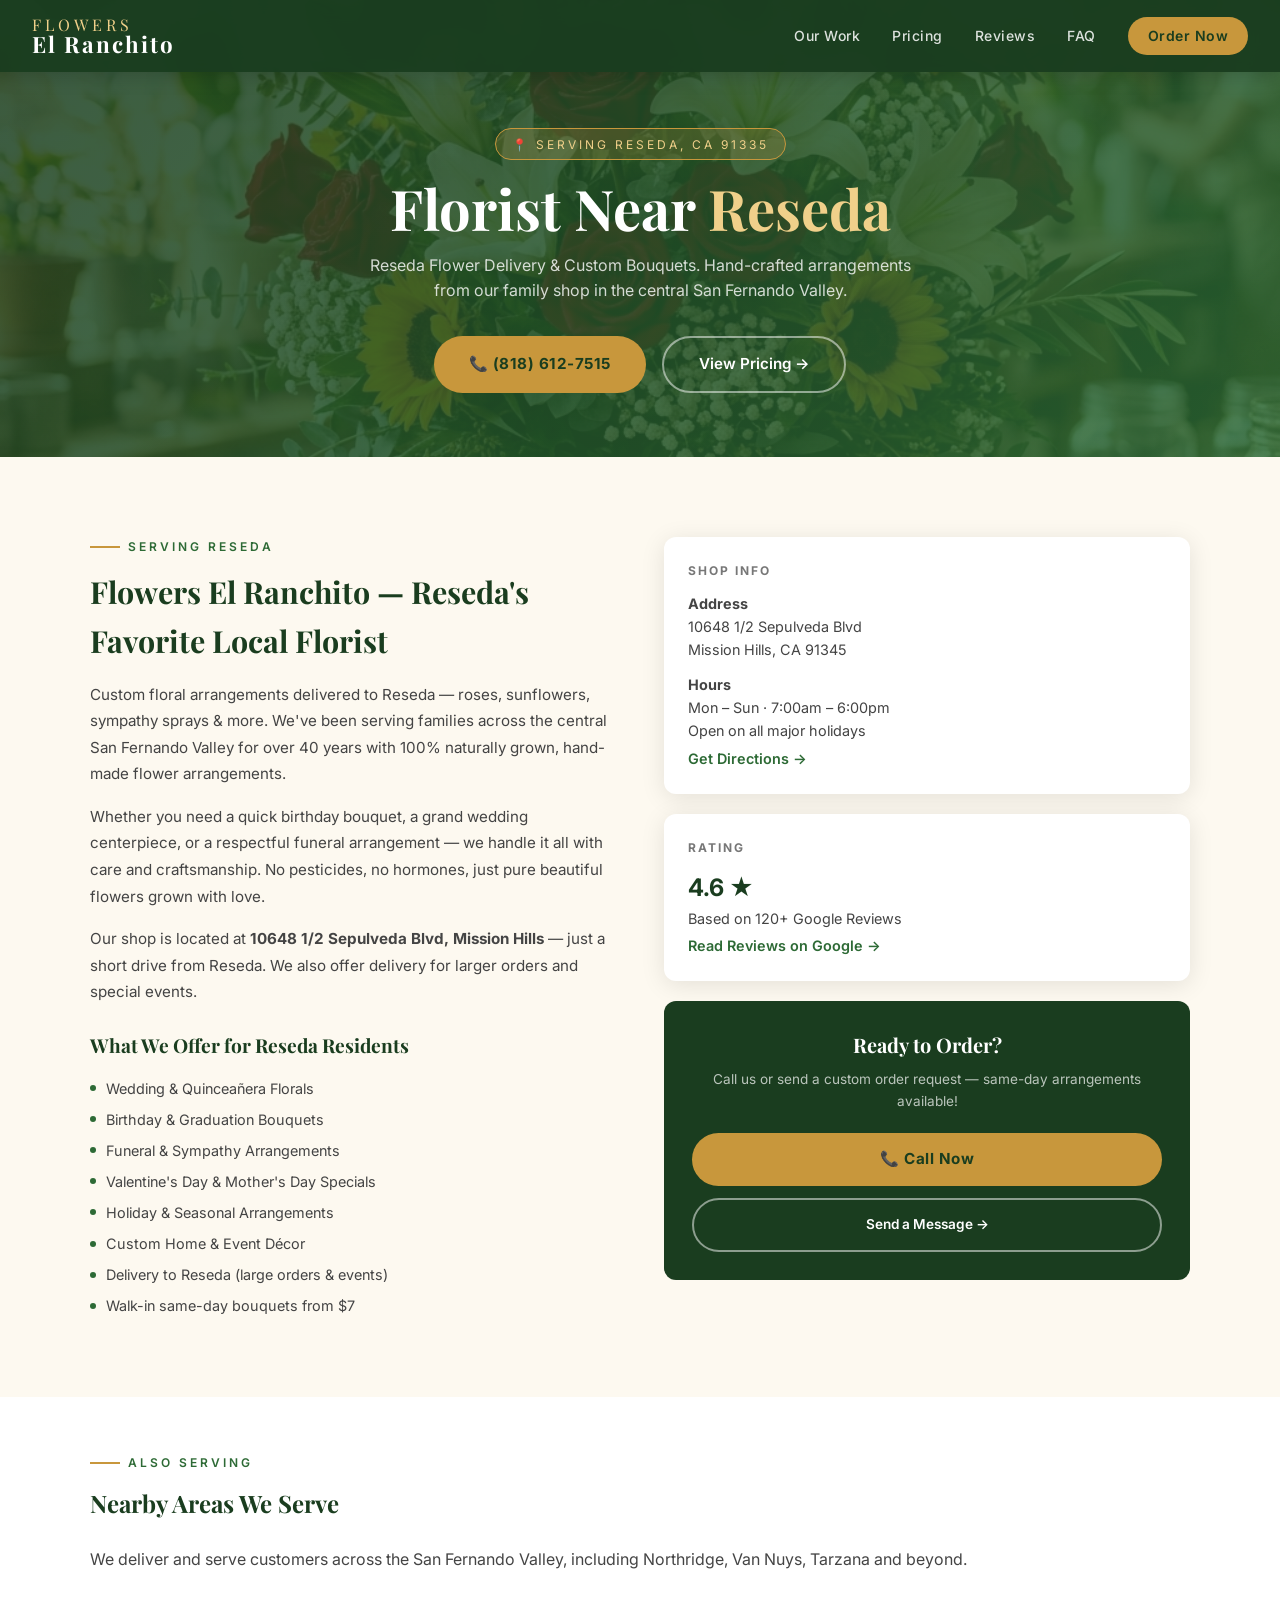
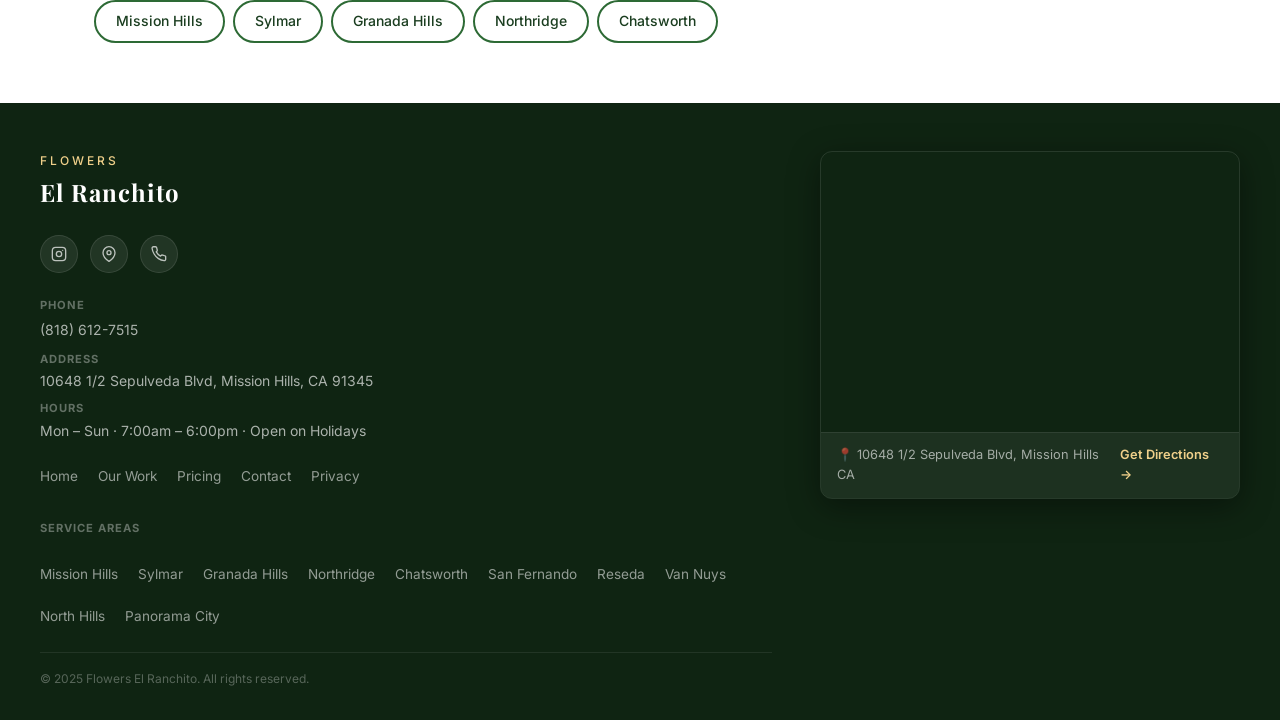
<file: locations/reseda.html>
<!DOCTYPE html>
<html lang="en">
<head>
  <meta charset="UTF-8" />
  <meta name="viewport" content="width=device-width, initial-scale=1.0" />
  <title>Florist in Reseda CA | Flowers El Ranchito | 91335</title>
  <meta name="description" content="Looking for a florist in Reseda, CA? Flowers El Ranchito delivers hand-crafted arrangements for weddings, quinceañeras, funerals & everyday bouquets. Call (818) 612-7515." />
  <link rel="canonical" href="https://elranchitogrowers.com/locations/reseda.html" />
  
  <link rel="icon" type="image/png" href="../assets/img/favicon.png" />
  <link rel="apple-touch-icon" href="../assets/img/favicon.png" />
  <meta name="theme-color" content="#1a3d1f" />
  <meta property="og:image" content="https://093b5f04.el-ranchito-growers.pages.dev/assets/img/og.png" />
  <meta property="og:image:width" content="1200" />
  <meta property="og:image:height" content="630" />
  <meta property="og:site_name" content="Flowers El Ranchito" />
  <meta name="twitter:card" content="summary_large_image" />
  <meta name="twitter:image" content="https://093b5f04.el-ranchito-growers.pages.dev/assets/img/og.png" />
  <link rel="stylesheet" href="../assets/css/style.css" />
  <style>
    .loc-hero { padding: 8rem 2rem 4rem; background: linear-gradient(135deg, var(--green-dark) 0%, var(--green-mid) 100%); text-align: center; position: relative; overflow: hidden; }
    .loc-hero::before { content: ''; position: absolute; inset: 0; background: url('../assets/img/hero.png') center/cover; opacity: 0.15; }
    .loc-hero .inner { position: relative; z-index: 2; }
    .loc-hero .badge { display: inline-block; background: rgba(200,151,60,0.2); border: 1px solid var(--gold); color: var(--gold-light); padding: 0.35rem 1rem; border-radius: 50px; font-size: 0.75rem; letter-spacing: 3px; text-transform: uppercase; margin-bottom: 1rem; }
    .loc-hero h1 { font-family: 'Playfair Display', serif; font-size: clamp(2rem,5vw,3.5rem); color: white; line-height: 1.15; margin-bottom: 0.75rem; }
    .loc-hero h1 span { color: var(--gold-light); }
    .loc-hero p { color: rgba(255,255,255,0.8); font-size: 1rem; max-width: 560px; margin: 0 auto 2rem; }
    .loc-hero .actions { display: flex; gap: 1rem; justify-content: center; flex-wrap: wrap; }

    .loc-body { padding: 5rem 2rem; background: var(--cream); }
    .loc-grid { display: grid; grid-template-columns: 1fr 1fr; gap: 3rem; max-width: 1100px; margin: 0 auto; align-items: start; }
    @media(max-width:768px){ .loc-grid { grid-template-columns: 1fr; } }

    .loc-content h2 { font-family: 'Playfair Display', serif; font-size: 1.9rem; color: var(--green-dark); margin-bottom: 1rem; }
    .loc-content p { color: var(--text-mid); line-height: 1.75; margin-bottom: 1rem; font-size: 0.95rem; }
    .loc-services { margin-top: 1.5rem; }
    .loc-services h3 { font-family: 'Playfair Display', serif; font-size: 1.2rem; color: var(--green-dark); margin-bottom: 1rem; }
    .loc-service-list { list-style: none; display: flex; flex-direction: column; gap: 0.5rem; }
    .loc-service-list li { display: flex; align-items: center; gap: 0.6rem; font-size: 0.9rem; color: var(--text-mid); }
    .loc-service-list li::before { content: ''; width: 6px; height: 6px; border-radius: 50%; background: var(--green-mid); flex-shrink: 0; }

    .loc-sidebar { display: flex; flex-direction: column; gap: 1.25rem; }
    .info-card { background: white; border-radius: var(--radius); padding: 1.5rem; box-shadow: var(--shadow); }
    .info-card h4 { font-size: 0.75rem; color: var(--text-light); text-transform: uppercase; letter-spacing: 2px; margin-bottom: 0.75rem; }
    .info-card p, .info-card a { font-size: 0.9rem; color: var(--text-mid); display: block; }
    .info-card a { color: var(--green-mid); font-weight: 600; margin-top: 0.25rem; }
    .info-card a:hover { color: var(--green-dark); }
    .cta-card { background: var(--green-dark); border-radius: var(--radius); padding: 1.75rem; text-align: center; }
    .cta-card h3 { font-family: 'Playfair Display', serif; color: white; font-size: 1.25rem; margin-bottom: 0.5rem; }
    .cta-card p { color: rgba(255,255,255,0.7); font-size: 0.85rem; margin-bottom: 1.25rem; }

    .nearby-section { background: white; padding: 3.5rem 2rem; }
    .nearby-section .container { max-width: 1100px; margin: 0 auto; }
    .nearby-section h2 { font-family: 'Playfair Display', serif; font-size: 1.5rem; color: var(--green-dark); margin-bottom: 1.5rem; }
    .loc-link { display: inline-block; padding: 0.5rem 1.25rem; border: 2px solid var(--green-mid); border-radius: 50px; color: var(--green-dark); font-size: 0.875rem; font-weight: 500; margin: 0.25rem; transition: var(--transition); }
    .loc-link:hover { background: var(--green-mid); color: white; }

    .schema-section { background: var(--cream); padding: 3rem 2rem; }
  </style>
  <script type="application/ld+json">
  {
    "@context": "https://schema.org",
    "@type": "Florist",
    "name": "Flowers El Ranchito",
    "description": "Family-owned florist serving Reseda and the San Fernando Valley for over 40 years.",
    "address": { "@type": "PostalAddress", "streetAddress": "10648 1/2 Sepulveda Blvd", "addressLocality": "Mission Hills", "addressRegion": "CA", "postalCode": "91345" },
    "telephone": "+18186127515",
    "openingHours": "Mo-Su 07:00-18:00",
    "url": "https://elranchitogrowers.com/locations/reseda.html",
    "areaServed": { "@type": "City", "name": "Reseda" },
    "aggregateRating": { "@type": "AggregateRating", "ratingValue": "4.6", "reviewCount": "120" }
  }
  </script>
</head>
<body>

<nav class="nav" id="main-nav">
  <a href="/" class="nav-brand">
    <span class="line1">Flowers</span>
    <span class="line2">El Ranchito</span>
  </a>
  <div class="nav-links" id="nav-links">
    <a href="../our-work.html">Our Work</a>
    <a href="../pricing.html">Pricing</a>
    <a href="../index.html#reviews">Reviews</a>
    <a href="../index.html#faq">FAQ</a>
    <a href="../index.html#contact" class="nav-cta">Order Now</a>
  </div>
  <div class="nav-hamburger" id="hamburger" aria-label="Menu" role="button" tabindex="0">
    <span></span><span></span><span></span>
  </div>
</nav>

<!-- HERO -->
<div class="loc-hero">
  <div class="inner">
    <div class="badge">📍 Serving Reseda, CA 91335</div>
    <h1>Florist Near <span>Reseda</span></h1>
    <p>Reseda Flower Delivery & Custom Bouquets. Hand-crafted arrangements from our family shop in the central San Fernando Valley.</p>
    <div class="actions">
      <a href="tel:+18186127515" class="btn-primary">📞 (818) 612-7515</a>
      <a href="../pricing.html" class="btn-outline">View Pricing →</a>
    </div>
  </div>
</div>

<!-- BODY -->
<section class="loc-body">
  <div class="loc-grid">
    <div class="loc-content">
      <div class="section-label">Serving Reseda</div>
      <h2>Flowers El Ranchito — Reseda's Favorite Local Florist</h2>
      <p>Custom floral arrangements delivered to Reseda — roses, sunflowers, sympathy sprays & more. We've been serving families across the central San Fernando Valley for over 40 years with 100% naturally grown, hand-made flower arrangements.</p>
      <p>Whether you need a quick birthday bouquet, a grand wedding centerpiece, or a respectful funeral arrangement — we handle it all with care and craftsmanship. No pesticides, no hormones, just pure beautiful flowers grown with love.</p>
      <p>Our shop is located at <strong>10648 1/2 Sepulveda Blvd, Mission Hills</strong> — just a short drive from Reseda. We also offer delivery for larger orders and special events.</p>
      <div class="loc-services">
        <h3>What We Offer for Reseda Residents</h3>
        <ul class="loc-service-list">
          <li>Wedding &amp; Quinceañera Florals</li>
          <li>Birthday &amp; Graduation Bouquets</li>
          <li>Funeral &amp; Sympathy Arrangements</li>
          <li>Valentine's Day &amp; Mother's Day Specials</li>
          <li>Holiday &amp; Seasonal Arrangements</li>
          <li>Custom Home &amp; Event Décor</li>
          <li>Delivery to Reseda (large orders &amp; events)</li>
          <li>Walk-in same-day bouquets from $7</li>
        </ul>
      </div>
    </div>
    <div class="loc-sidebar">
      <div class="info-card">
        <h4>Shop Info</h4>
        <p><strong>Address</strong></p>
        <p>10648 1/2 Sepulveda Blvd<br>Mission Hills, CA 91345</p>
        <p style="margin-top:0.75rem;"><strong>Hours</strong></p>
        <p>Mon – Sun · 7:00am – 6:00pm</p>
        <p>Open on all major holidays</p>
        <a href="https://maps.google.com/?q=Flowers+El+Ranchito+Mission+Hills+CA" target="_blank" rel="noopener">Get Directions →</a>
      </div>
      <div class="info-card">
        <h4>Rating</h4>
        <p style="font-size:1.5rem;font-weight:700;color:var(--green-dark);">4.6 ★</p>
        <p>Based on 120+ Google Reviews</p>
        <a href="https://www.google.com/search?q=flowers+el+ranchito" target="_blank" rel="noopener">Read Reviews on Google →</a>
      </div>
      <div class="cta-card">
        <h3>Ready to Order?</h3>
        <p>Call us or send a custom order request — same-day arrangements available!</p>
        <a href="tel:+18186127515" class="btn-primary" style="display:inline-flex;justify-content:center;width:100%;">📞 Call Now</a>
        <a href="../index.html#contact" class="btn-outline" style="display:inline-flex;justify-content:center;width:100%;margin-top:0.75rem;font-size:0.85rem;">Send a Message →</a>
      </div>
    </div>
  </div>
</section>

<!-- NEARBY LOCATIONS -->
<section class="nearby-section">
  <div class="container">
    <div class="section-label">Also Serving</div>
    <h2>Nearby Areas We Serve</h2>
    <p style="color:var(--text-mid);margin-bottom:1.5rem;">We deliver and serve customers across the San Fernando Valley, including Northridge, Van Nuys, Tarzana and beyond.</p>
    <a href="mission-hills.html" class="loc-link">Mission Hills</a><a href="sylmar.html" class="loc-link">Sylmar</a><a href="granada-hills.html" class="loc-link">Granada Hills</a><a href="northridge.html" class="loc-link">Northridge</a><a href="chatsworth.html" class="loc-link">Chatsworth</a>
  </div>
</section>

<!-- FOOTER -->
<footer>
  <div class="footer-inner">
    <div class="footer-left">
      <div class="footer-brand">
        <span>Flowers</span>
        El Ranchito
      </div>
      <div class="social-row">
        <a href="https://www.instagram.com/flowerselranchito/" target="_blank" rel="noopener" class="social-btn" aria-label="Instagram">
          <svg width="16" height="16" viewBox="0 0 24 24" fill="none" stroke="currentColor" stroke-width="2" stroke-linecap="round" stroke-linejoin="round"><rect x="2" y="2" width="20" height="20" rx="5" ry="5"/><circle cx="12" cy="12" r="4"/><circle cx="17.5" cy="6.5" r="1" fill="currentColor" stroke="none"/></svg>
        </a>
        <a href="https://g.page/r/CYGmpNmzfyX0EBA" target="_blank" rel="noopener" class="social-btn" aria-label="Google Business">
          <svg width="16" height="16" viewBox="0 0 24 24" fill="none" stroke="currentColor" stroke-width="2" stroke-linecap="round" stroke-linejoin="round"><path d="M21 10c0 7-9 13-9 13s-9-6-9-13a9 9 0 0 1 18 0z"/><circle cx="12" cy="10" r="3"/></svg>
        </a>
        <a href="tel:+18186127515" class="social-btn" aria-label="Call us">
          <svg width="16" height="16" viewBox="0 0 24 24" fill="none" stroke="currentColor" stroke-width="2" stroke-linecap="round" stroke-linejoin="round"><path d="M22 16.92v3a2 2 0 0 1-2.18 2 19.79 19.79 0 0 1-8.63-3.07A19.5 19.5 0 0 1 4.69 12a19.79 19.79 0 0 1-3.07-8.67A2 2 0 0 1 3.6 1.18h3a2 2 0 0 1 2 1.72c.127.96.361 1.903.7 2.81a2 2 0 0 1-.45 2.11L7.91 8.74a16 16 0 0 0 6.35 6.35l.96-.96a2 2 0 0 1 2.11-.45c.907.339 1.85.573 2.81.7A2 2 0 0 1 22 16.92z"/></svg>
        </a>
      </div>
      <div class="footer-contact">
        <div><strong>Phone</strong><a href="tel:+18186127515">(818) 612-7515</a></div>
        <div><strong>Address</strong><p>10648 1/2 Sepulveda Blvd, Mission Hills, CA 91345</p></div>
        <div><strong>Hours</strong><p>Mon – Sun · 7:00am – 6:00pm · Open on Holidays</p></div>
      </div>
      <div class="footer-links">
        <a href="/">Home</a>
        <a href="../our-work.html">Our Work</a>
        <a href="../pricing.html">Pricing</a>
        <a href="../index.html#contact">Contact</a>
        <a href="../privacy.html">Privacy</a>
      </div>
      <div class="footer-links" style="margin-top:0.5rem;">
        <strong style="color:rgba(255,255,255,0.35);font-size:0.7rem;text-transform:uppercase;letter-spacing:1px;width:100%;display:block;margin-bottom:0.4rem;">Service Areas</strong>
        <a href="../locations/mission-hills.html">Mission Hills</a>
        <a href="../locations/sylmar.html">Sylmar</a>
        <a href="../locations/granada-hills.html">Granada Hills</a>
        <a href="../locations/northridge.html">Northridge</a>
        <a href="../locations/chatsworth.html">Chatsworth</a>
        <a href="../locations/san-fernando.html">San Fernando</a>
        <a href="../locations/reseda.html">Reseda</a>
        <a href="../locations/van-nuys.html">Van Nuys</a>
        <a href="../locations/north-hills.html">North Hills</a>
        <a href="../locations/panorama-city.html">Panorama City</a>
      </div>
      <p class="copy">© 2025 Flowers El Ranchito. All rights reserved.</p>
    </div>
    <div class="footer-map">
      <iframe
        title="Flowers El Ranchito location map"
        src="https://maps.google.com/maps?q=Flowers+El+Ranchito+Mission+Hills+CA&output=embed&z=16"
        loading="lazy"
        referrerpolicy="no-referrer-when-downgrade"
        allowfullscreen>
      </iframe>
      <div class="map-label">
        <span>📍 10648 1/2 Sepulveda Blvd, Mission Hills CA</span>
        <a href="https://maps.google.com/?q=Flowers+El+Ranchito+Mission+Hills+CA" target="_blank" rel="noopener">Get Directions →</a>
      </div>
    </div>
  </div>
</footer>

<script src="../assets/js/main.js"></script>
</body>
</html>
</file>
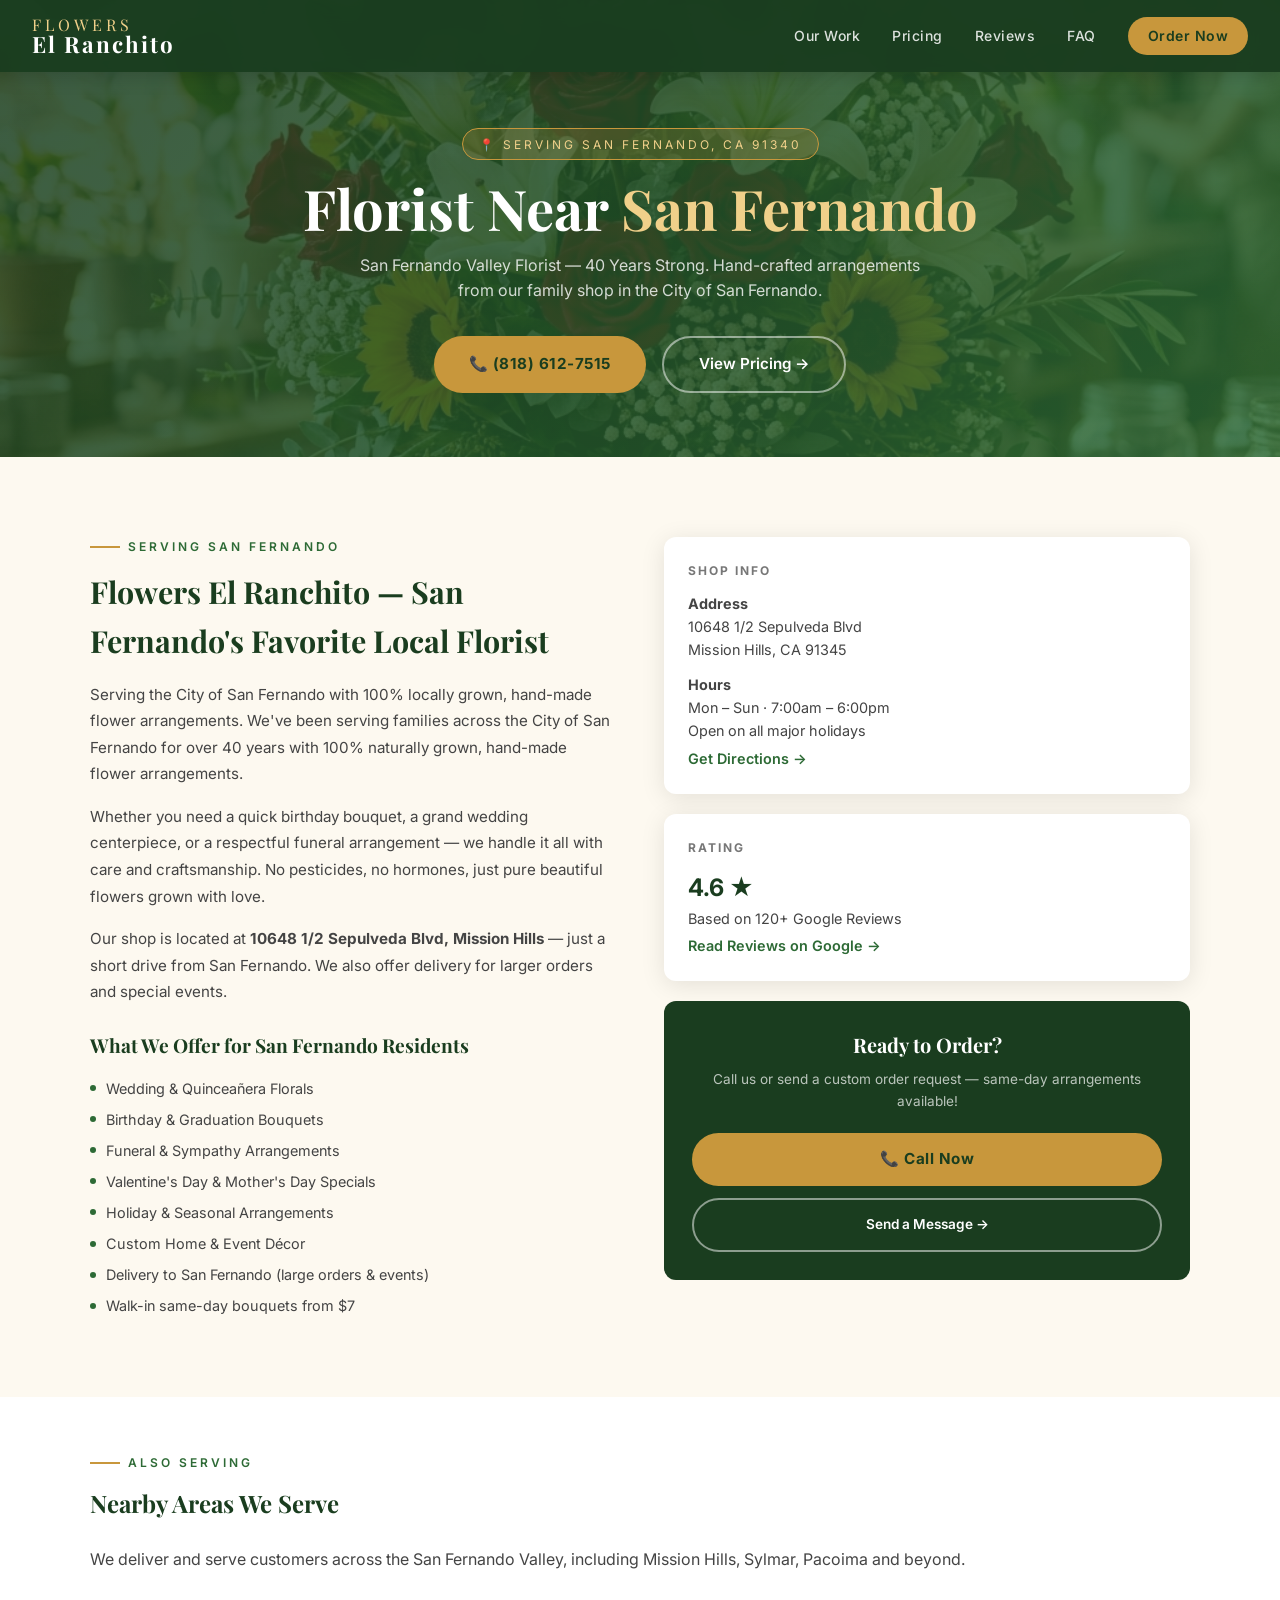
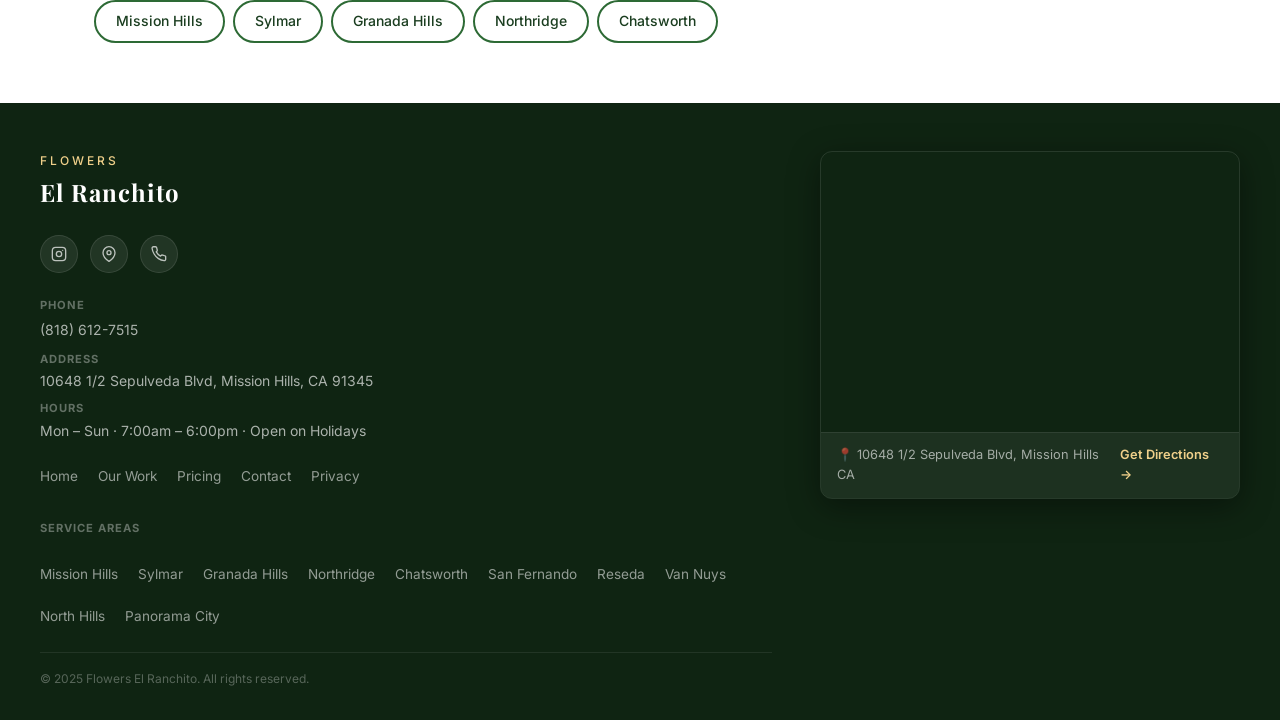
<file: locations/san-fernando.html>
<!DOCTYPE html>
<html lang="en">
<head>
  <meta charset="UTF-8" />
  <meta name="viewport" content="width=device-width, initial-scale=1.0" />
  <title>Florist in San Fernando CA | Flowers El Ranchito | 91340</title>
  <meta name="description" content="Looking for a florist in San Fernando, CA? Flowers El Ranchito delivers hand-crafted arrangements for weddings, quinceañeras, funerals & everyday bouquets. Call (818) 612-7515." />
  <link rel="canonical" href="https://elranchitogrowers.com/locations/san-fernando.html" />
  
  <link rel="icon" type="image/png" href="../assets/img/favicon.png" />
  <link rel="apple-touch-icon" href="../assets/img/favicon.png" />
  <meta name="theme-color" content="#1a3d1f" />
  <meta property="og:image" content="https://093b5f04.el-ranchito-growers.pages.dev/assets/img/og.png" />
  <meta property="og:image:width" content="1200" />
  <meta property="og:image:height" content="630" />
  <meta property="og:site_name" content="Flowers El Ranchito" />
  <meta name="twitter:card" content="summary_large_image" />
  <meta name="twitter:image" content="https://093b5f04.el-ranchito-growers.pages.dev/assets/img/og.png" />
  <link rel="stylesheet" href="../assets/css/style.css" />
  <style>
    .loc-hero { padding: 8rem 2rem 4rem; background: linear-gradient(135deg, var(--green-dark) 0%, var(--green-mid) 100%); text-align: center; position: relative; overflow: hidden; }
    .loc-hero::before { content: ''; position: absolute; inset: 0; background: url('../assets/img/hero.png') center/cover; opacity: 0.15; }
    .loc-hero .inner { position: relative; z-index: 2; }
    .loc-hero .badge { display: inline-block; background: rgba(200,151,60,0.2); border: 1px solid var(--gold); color: var(--gold-light); padding: 0.35rem 1rem; border-radius: 50px; font-size: 0.75rem; letter-spacing: 3px; text-transform: uppercase; margin-bottom: 1rem; }
    .loc-hero h1 { font-family: 'Playfair Display', serif; font-size: clamp(2rem,5vw,3.5rem); color: white; line-height: 1.15; margin-bottom: 0.75rem; }
    .loc-hero h1 span { color: var(--gold-light); }
    .loc-hero p { color: rgba(255,255,255,0.8); font-size: 1rem; max-width: 560px; margin: 0 auto 2rem; }
    .loc-hero .actions { display: flex; gap: 1rem; justify-content: center; flex-wrap: wrap; }

    .loc-body { padding: 5rem 2rem; background: var(--cream); }
    .loc-grid { display: grid; grid-template-columns: 1fr 1fr; gap: 3rem; max-width: 1100px; margin: 0 auto; align-items: start; }
    @media(max-width:768px){ .loc-grid { grid-template-columns: 1fr; } }

    .loc-content h2 { font-family: 'Playfair Display', serif; font-size: 1.9rem; color: var(--green-dark); margin-bottom: 1rem; }
    .loc-content p { color: var(--text-mid); line-height: 1.75; margin-bottom: 1rem; font-size: 0.95rem; }
    .loc-services { margin-top: 1.5rem; }
    .loc-services h3 { font-family: 'Playfair Display', serif; font-size: 1.2rem; color: var(--green-dark); margin-bottom: 1rem; }
    .loc-service-list { list-style: none; display: flex; flex-direction: column; gap: 0.5rem; }
    .loc-service-list li { display: flex; align-items: center; gap: 0.6rem; font-size: 0.9rem; color: var(--text-mid); }
    .loc-service-list li::before { content: ''; width: 6px; height: 6px; border-radius: 50%; background: var(--green-mid); flex-shrink: 0; }

    .loc-sidebar { display: flex; flex-direction: column; gap: 1.25rem; }
    .info-card { background: white; border-radius: var(--radius); padding: 1.5rem; box-shadow: var(--shadow); }
    .info-card h4 { font-size: 0.75rem; color: var(--text-light); text-transform: uppercase; letter-spacing: 2px; margin-bottom: 0.75rem; }
    .info-card p, .info-card a { font-size: 0.9rem; color: var(--text-mid); display: block; }
    .info-card a { color: var(--green-mid); font-weight: 600; margin-top: 0.25rem; }
    .info-card a:hover { color: var(--green-dark); }
    .cta-card { background: var(--green-dark); border-radius: var(--radius); padding: 1.75rem; text-align: center; }
    .cta-card h3 { font-family: 'Playfair Display', serif; color: white; font-size: 1.25rem; margin-bottom: 0.5rem; }
    .cta-card p { color: rgba(255,255,255,0.7); font-size: 0.85rem; margin-bottom: 1.25rem; }

    .nearby-section { background: white; padding: 3.5rem 2rem; }
    .nearby-section .container { max-width: 1100px; margin: 0 auto; }
    .nearby-section h2 { font-family: 'Playfair Display', serif; font-size: 1.5rem; color: var(--green-dark); margin-bottom: 1.5rem; }
    .loc-link { display: inline-block; padding: 0.5rem 1.25rem; border: 2px solid var(--green-mid); border-radius: 50px; color: var(--green-dark); font-size: 0.875rem; font-weight: 500; margin: 0.25rem; transition: var(--transition); }
    .loc-link:hover { background: var(--green-mid); color: white; }

    .schema-section { background: var(--cream); padding: 3rem 2rem; }
  </style>
  <script type="application/ld+json">
  {
    "@context": "https://schema.org",
    "@type": "Florist",
    "name": "Flowers El Ranchito",
    "description": "Family-owned florist serving San Fernando and the San Fernando Valley for over 40 years.",
    "address": { "@type": "PostalAddress", "streetAddress": "10648 1/2 Sepulveda Blvd", "addressLocality": "Mission Hills", "addressRegion": "CA", "postalCode": "91345" },
    "telephone": "+18186127515",
    "openingHours": "Mo-Su 07:00-18:00",
    "url": "https://elranchitogrowers.com/locations/san-fernando.html",
    "areaServed": { "@type": "City", "name": "San Fernando" },
    "aggregateRating": { "@type": "AggregateRating", "ratingValue": "4.6", "reviewCount": "120" }
  }
  </script>
</head>
<body>

<nav class="nav" id="main-nav">
  <a href="/" class="nav-brand">
    <span class="line1">Flowers</span>
    <span class="line2">El Ranchito</span>
  </a>
  <div class="nav-links" id="nav-links">
    <a href="../our-work.html">Our Work</a>
    <a href="../pricing.html">Pricing</a>
    <a href="../index.html#reviews">Reviews</a>
    <a href="../index.html#faq">FAQ</a>
    <a href="../index.html#contact" class="nav-cta">Order Now</a>
  </div>
  <div class="nav-hamburger" id="hamburger" aria-label="Menu" role="button" tabindex="0">
    <span></span><span></span><span></span>
  </div>
</nav>

<!-- HERO -->
<div class="loc-hero">
  <div class="inner">
    <div class="badge">📍 Serving San Fernando, CA 91340</div>
    <h1>Florist Near <span>San Fernando</span></h1>
    <p>San Fernando Valley Florist — 40 Years Strong. Hand-crafted arrangements from our family shop in the City of San Fernando.</p>
    <div class="actions">
      <a href="tel:+18186127515" class="btn-primary">📞 (818) 612-7515</a>
      <a href="../pricing.html" class="btn-outline">View Pricing →</a>
    </div>
  </div>
</div>

<!-- BODY -->
<section class="loc-body">
  <div class="loc-grid">
    <div class="loc-content">
      <div class="section-label">Serving San Fernando</div>
      <h2>Flowers El Ranchito — San Fernando's Favorite Local Florist</h2>
      <p>Serving the City of San Fernando with 100% locally grown, hand-made flower arrangements. We've been serving families across the City of San Fernando for over 40 years with 100% naturally grown, hand-made flower arrangements.</p>
      <p>Whether you need a quick birthday bouquet, a grand wedding centerpiece, or a respectful funeral arrangement — we handle it all with care and craftsmanship. No pesticides, no hormones, just pure beautiful flowers grown with love.</p>
      <p>Our shop is located at <strong>10648 1/2 Sepulveda Blvd, Mission Hills</strong> — just a short drive from San Fernando. We also offer delivery for larger orders and special events.</p>
      <div class="loc-services">
        <h3>What We Offer for San Fernando Residents</h3>
        <ul class="loc-service-list">
          <li>Wedding &amp; Quinceañera Florals</li>
          <li>Birthday &amp; Graduation Bouquets</li>
          <li>Funeral &amp; Sympathy Arrangements</li>
          <li>Valentine's Day &amp; Mother's Day Specials</li>
          <li>Holiday &amp; Seasonal Arrangements</li>
          <li>Custom Home &amp; Event Décor</li>
          <li>Delivery to San Fernando (large orders &amp; events)</li>
          <li>Walk-in same-day bouquets from $7</li>
        </ul>
      </div>
    </div>
    <div class="loc-sidebar">
      <div class="info-card">
        <h4>Shop Info</h4>
        <p><strong>Address</strong></p>
        <p>10648 1/2 Sepulveda Blvd<br>Mission Hills, CA 91345</p>
        <p style="margin-top:0.75rem;"><strong>Hours</strong></p>
        <p>Mon – Sun · 7:00am – 6:00pm</p>
        <p>Open on all major holidays</p>
        <a href="https://maps.google.com/?q=Flowers+El+Ranchito+Mission+Hills+CA" target="_blank" rel="noopener">Get Directions →</a>
      </div>
      <div class="info-card">
        <h4>Rating</h4>
        <p style="font-size:1.5rem;font-weight:700;color:var(--green-dark);">4.6 ★</p>
        <p>Based on 120+ Google Reviews</p>
        <a href="https://www.google.com/search?q=flowers+el+ranchito" target="_blank" rel="noopener">Read Reviews on Google →</a>
      </div>
      <div class="cta-card">
        <h3>Ready to Order?</h3>
        <p>Call us or send a custom order request — same-day arrangements available!</p>
        <a href="tel:+18186127515" class="btn-primary" style="display:inline-flex;justify-content:center;width:100%;">📞 Call Now</a>
        <a href="../index.html#contact" class="btn-outline" style="display:inline-flex;justify-content:center;width:100%;margin-top:0.75rem;font-size:0.85rem;">Send a Message →</a>
      </div>
    </div>
  </div>
</section>

<!-- NEARBY LOCATIONS -->
<section class="nearby-section">
  <div class="container">
    <div class="section-label">Also Serving</div>
    <h2>Nearby Areas We Serve</h2>
    <p style="color:var(--text-mid);margin-bottom:1.5rem;">We deliver and serve customers across the San Fernando Valley, including Mission Hills, Sylmar, Pacoima and beyond.</p>
    <a href="mission-hills.html" class="loc-link">Mission Hills</a><a href="sylmar.html" class="loc-link">Sylmar</a><a href="granada-hills.html" class="loc-link">Granada Hills</a><a href="northridge.html" class="loc-link">Northridge</a><a href="chatsworth.html" class="loc-link">Chatsworth</a>
  </div>
</section>

<!-- FOOTER -->
<footer>
  <div class="footer-inner">
    <div class="footer-left">
      <div class="footer-brand">
        <span>Flowers</span>
        El Ranchito
      </div>
      <div class="social-row">
        <a href="https://www.instagram.com/flowerselranchito/" target="_blank" rel="noopener" class="social-btn" aria-label="Instagram">
          <svg width="16" height="16" viewBox="0 0 24 24" fill="none" stroke="currentColor" stroke-width="2" stroke-linecap="round" stroke-linejoin="round"><rect x="2" y="2" width="20" height="20" rx="5" ry="5"/><circle cx="12" cy="12" r="4"/><circle cx="17.5" cy="6.5" r="1" fill="currentColor" stroke="none"/></svg>
        </a>
        <a href="https://g.page/r/CYGmpNmzfyX0EBA" target="_blank" rel="noopener" class="social-btn" aria-label="Google Business">
          <svg width="16" height="16" viewBox="0 0 24 24" fill="none" stroke="currentColor" stroke-width="2" stroke-linecap="round" stroke-linejoin="round"><path d="M21 10c0 7-9 13-9 13s-9-6-9-13a9 9 0 0 1 18 0z"/><circle cx="12" cy="10" r="3"/></svg>
        </a>
        <a href="tel:+18186127515" class="social-btn" aria-label="Call us">
          <svg width="16" height="16" viewBox="0 0 24 24" fill="none" stroke="currentColor" stroke-width="2" stroke-linecap="round" stroke-linejoin="round"><path d="M22 16.92v3a2 2 0 0 1-2.18 2 19.79 19.79 0 0 1-8.63-3.07A19.5 19.5 0 0 1 4.69 12a19.79 19.79 0 0 1-3.07-8.67A2 2 0 0 1 3.6 1.18h3a2 2 0 0 1 2 1.72c.127.96.361 1.903.7 2.81a2 2 0 0 1-.45 2.11L7.91 8.74a16 16 0 0 0 6.35 6.35l.96-.96a2 2 0 0 1 2.11-.45c.907.339 1.85.573 2.81.7A2 2 0 0 1 22 16.92z"/></svg>
        </a>
      </div>
      <div class="footer-contact">
        <div><strong>Phone</strong><a href="tel:+18186127515">(818) 612-7515</a></div>
        <div><strong>Address</strong><p>10648 1/2 Sepulveda Blvd, Mission Hills, CA 91345</p></div>
        <div><strong>Hours</strong><p>Mon – Sun · 7:00am – 6:00pm · Open on Holidays</p></div>
      </div>
      <div class="footer-links">
        <a href="/">Home</a>
        <a href="../our-work.html">Our Work</a>
        <a href="../pricing.html">Pricing</a>
        <a href="../index.html#contact">Contact</a>
        <a href="../privacy.html">Privacy</a>
      </div>
      <div class="footer-links" style="margin-top:0.5rem;">
        <strong style="color:rgba(255,255,255,0.35);font-size:0.7rem;text-transform:uppercase;letter-spacing:1px;width:100%;display:block;margin-bottom:0.4rem;">Service Areas</strong>
        <a href="../locations/mission-hills.html">Mission Hills</a>
        <a href="../locations/sylmar.html">Sylmar</a>
        <a href="../locations/granada-hills.html">Granada Hills</a>
        <a href="../locations/northridge.html">Northridge</a>
        <a href="../locations/chatsworth.html">Chatsworth</a>
        <a href="../locations/san-fernando.html">San Fernando</a>
        <a href="../locations/reseda.html">Reseda</a>
        <a href="../locations/van-nuys.html">Van Nuys</a>
        <a href="../locations/north-hills.html">North Hills</a>
        <a href="../locations/panorama-city.html">Panorama City</a>
      </div>
      <p class="copy">© 2025 Flowers El Ranchito. All rights reserved.</p>
    </div>
    <div class="footer-map">
      <iframe
        title="Flowers El Ranchito location map"
        src="https://maps.google.com/maps?q=Flowers+El+Ranchito+Mission+Hills+CA&output=embed&z=16"
        loading="lazy"
        referrerpolicy="no-referrer-when-downgrade"
        allowfullscreen>
      </iframe>
      <div class="map-label">
        <span>📍 10648 1/2 Sepulveda Blvd, Mission Hills CA</span>
        <a href="https://maps.google.com/?q=Flowers+El+Ranchito+Mission+Hills+CA" target="_blank" rel="noopener">Get Directions →</a>
      </div>
    </div>
  </div>
</footer>

<script src="../assets/js/main.js"></script>
</body>
</html>
</file>
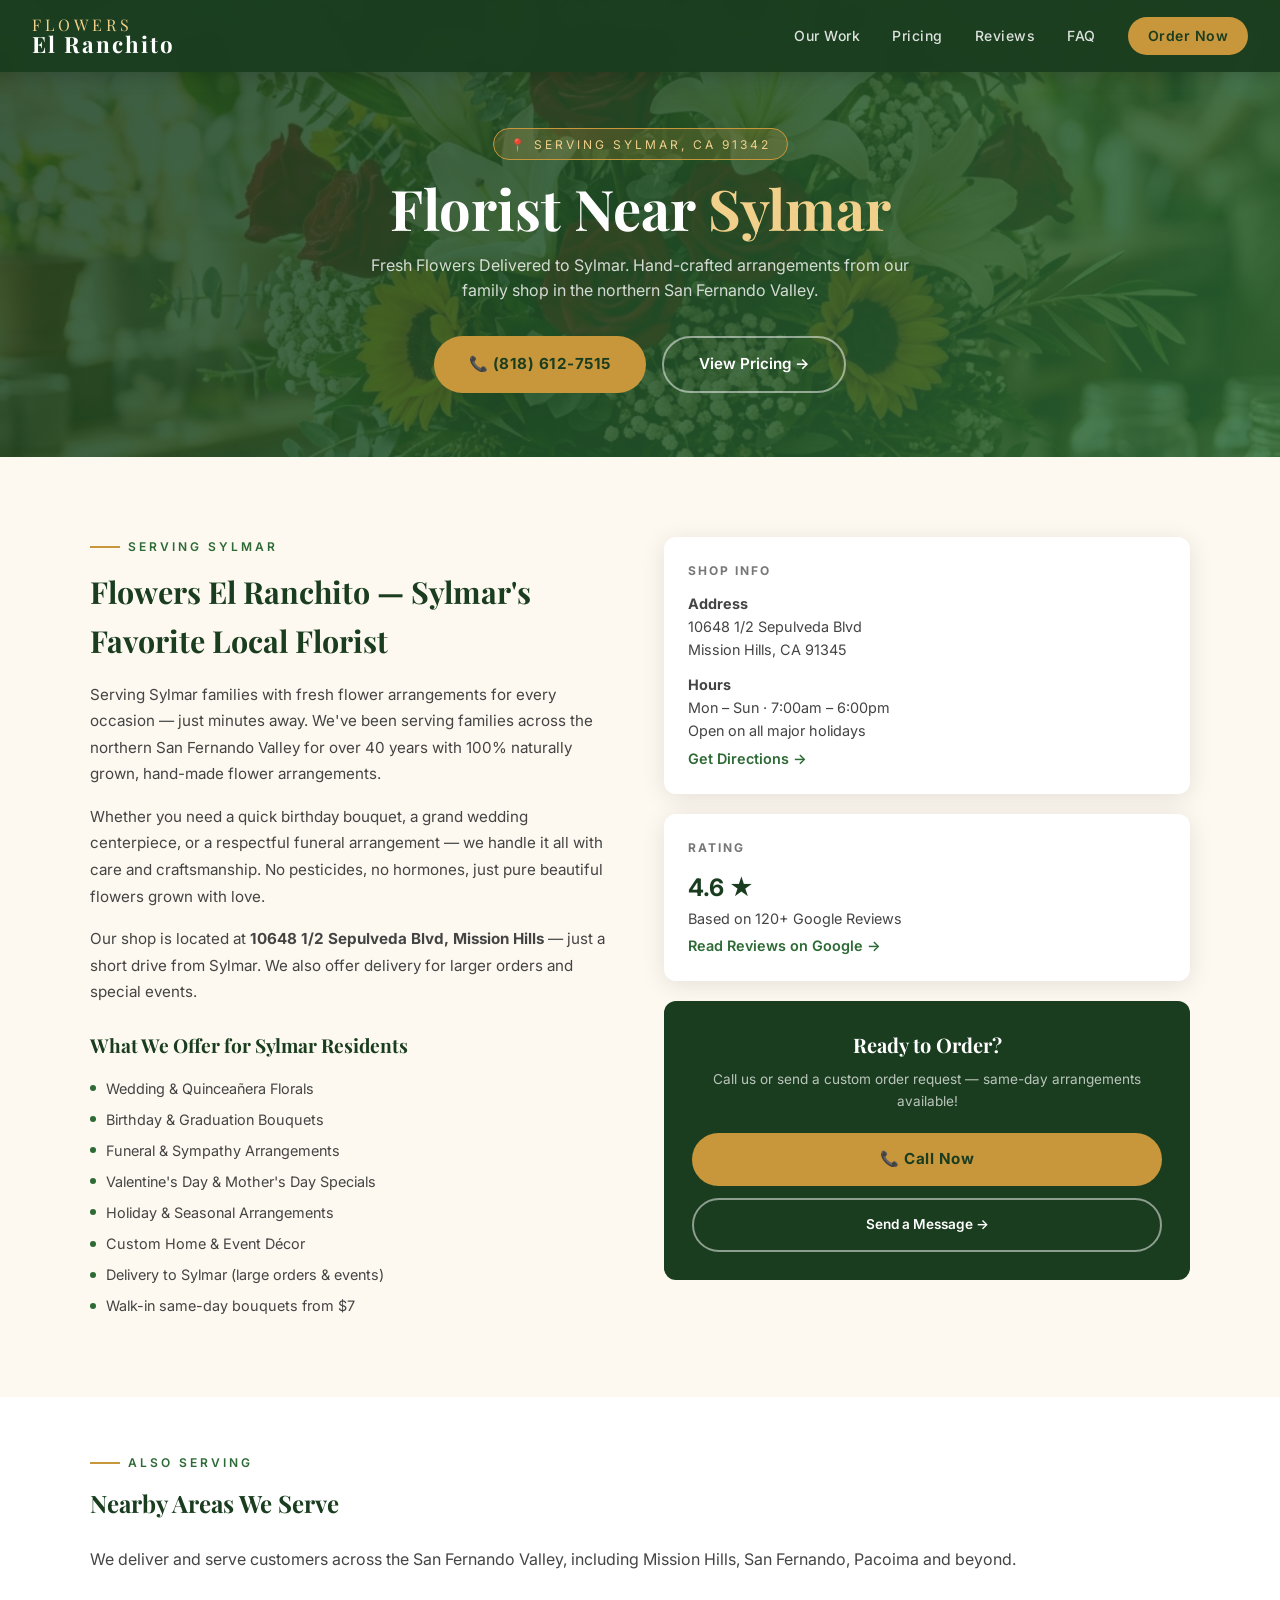
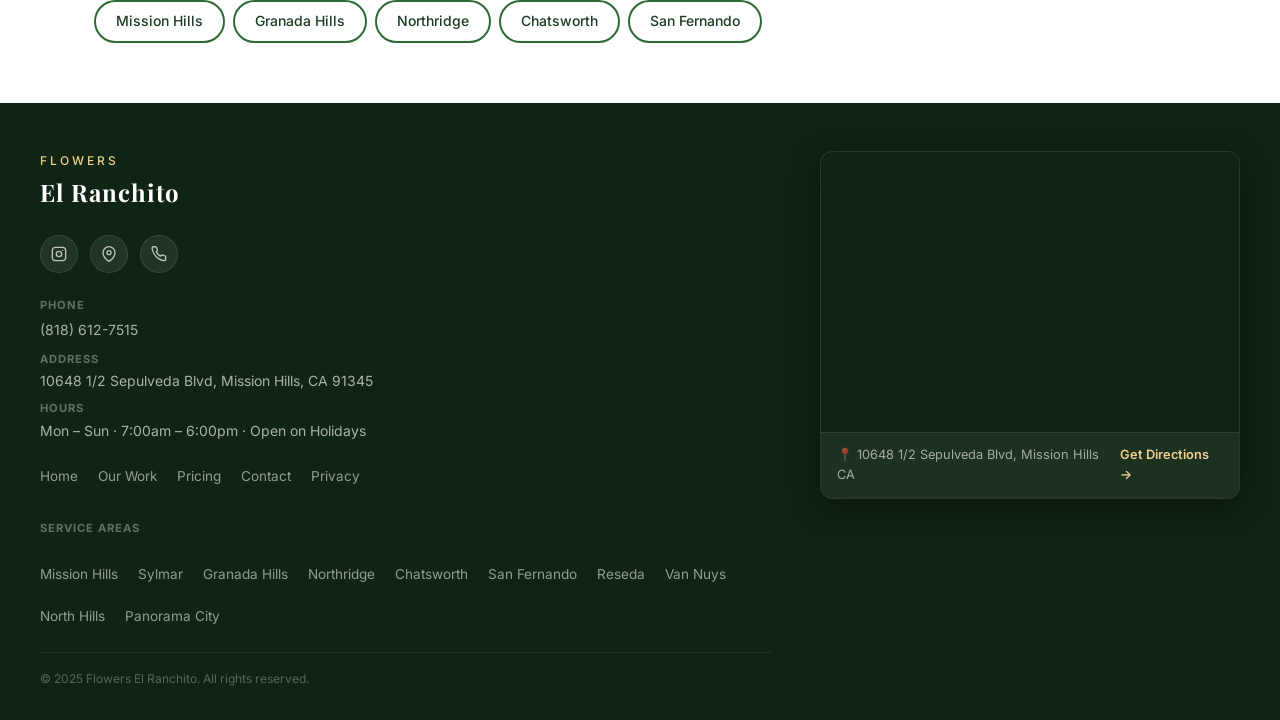
<file: locations/sylmar.html>
<!DOCTYPE html>
<html lang="en">
<head>
  <meta charset="UTF-8" />
  <meta name="viewport" content="width=device-width, initial-scale=1.0" />
  <title>Florist in Sylmar CA | Flowers El Ranchito | 91342</title>
  <meta name="description" content="Looking for a florist in Sylmar, CA? Flowers El Ranchito delivers hand-crafted arrangements for weddings, quinceañeras, funerals & everyday bouquets. Call (818) 612-7515." />
  <link rel="canonical" href="https://elranchitogrowers.com/locations/sylmar.html" />
  
  <link rel="icon" type="image/png" href="../assets/img/favicon.png" />
  <link rel="apple-touch-icon" href="../assets/img/favicon.png" />
  <meta name="theme-color" content="#1a3d1f" />
  <meta property="og:image" content="https://093b5f04.el-ranchito-growers.pages.dev/assets/img/og.png" />
  <meta property="og:image:width" content="1200" />
  <meta property="og:image:height" content="630" />
  <meta property="og:site_name" content="Flowers El Ranchito" />
  <meta name="twitter:card" content="summary_large_image" />
  <meta name="twitter:image" content="https://093b5f04.el-ranchito-growers.pages.dev/assets/img/og.png" />
  <link rel="stylesheet" href="../assets/css/style.css" />
  <style>
    .loc-hero { padding: 8rem 2rem 4rem; background: linear-gradient(135deg, var(--green-dark) 0%, var(--green-mid) 100%); text-align: center; position: relative; overflow: hidden; }
    .loc-hero::before { content: ''; position: absolute; inset: 0; background: url('../assets/img/hero.png') center/cover; opacity: 0.15; }
    .loc-hero .inner { position: relative; z-index: 2; }
    .loc-hero .badge { display: inline-block; background: rgba(200,151,60,0.2); border: 1px solid var(--gold); color: var(--gold-light); padding: 0.35rem 1rem; border-radius: 50px; font-size: 0.75rem; letter-spacing: 3px; text-transform: uppercase; margin-bottom: 1rem; }
    .loc-hero h1 { font-family: 'Playfair Display', serif; font-size: clamp(2rem,5vw,3.5rem); color: white; line-height: 1.15; margin-bottom: 0.75rem; }
    .loc-hero h1 span { color: var(--gold-light); }
    .loc-hero p { color: rgba(255,255,255,0.8); font-size: 1rem; max-width: 560px; margin: 0 auto 2rem; }
    .loc-hero .actions { display: flex; gap: 1rem; justify-content: center; flex-wrap: wrap; }

    .loc-body { padding: 5rem 2rem; background: var(--cream); }
    .loc-grid { display: grid; grid-template-columns: 1fr 1fr; gap: 3rem; max-width: 1100px; margin: 0 auto; align-items: start; }
    @media(max-width:768px){ .loc-grid { grid-template-columns: 1fr; } }

    .loc-content h2 { font-family: 'Playfair Display', serif; font-size: 1.9rem; color: var(--green-dark); margin-bottom: 1rem; }
    .loc-content p { color: var(--text-mid); line-height: 1.75; margin-bottom: 1rem; font-size: 0.95rem; }
    .loc-services { margin-top: 1.5rem; }
    .loc-services h3 { font-family: 'Playfair Display', serif; font-size: 1.2rem; color: var(--green-dark); margin-bottom: 1rem; }
    .loc-service-list { list-style: none; display: flex; flex-direction: column; gap: 0.5rem; }
    .loc-service-list li { display: flex; align-items: center; gap: 0.6rem; font-size: 0.9rem; color: var(--text-mid); }
    .loc-service-list li::before { content: ''; width: 6px; height: 6px; border-radius: 50%; background: var(--green-mid); flex-shrink: 0; }

    .loc-sidebar { display: flex; flex-direction: column; gap: 1.25rem; }
    .info-card { background: white; border-radius: var(--radius); padding: 1.5rem; box-shadow: var(--shadow); }
    .info-card h4 { font-size: 0.75rem; color: var(--text-light); text-transform: uppercase; letter-spacing: 2px; margin-bottom: 0.75rem; }
    .info-card p, .info-card a { font-size: 0.9rem; color: var(--text-mid); display: block; }
    .info-card a { color: var(--green-mid); font-weight: 600; margin-top: 0.25rem; }
    .info-card a:hover { color: var(--green-dark); }
    .cta-card { background: var(--green-dark); border-radius: var(--radius); padding: 1.75rem; text-align: center; }
    .cta-card h3 { font-family: 'Playfair Display', serif; color: white; font-size: 1.25rem; margin-bottom: 0.5rem; }
    .cta-card p { color: rgba(255,255,255,0.7); font-size: 0.85rem; margin-bottom: 1.25rem; }

    .nearby-section { background: white; padding: 3.5rem 2rem; }
    .nearby-section .container { max-width: 1100px; margin: 0 auto; }
    .nearby-section h2 { font-family: 'Playfair Display', serif; font-size: 1.5rem; color: var(--green-dark); margin-bottom: 1.5rem; }
    .loc-link { display: inline-block; padding: 0.5rem 1.25rem; border: 2px solid var(--green-mid); border-radius: 50px; color: var(--green-dark); font-size: 0.875rem; font-weight: 500; margin: 0.25rem; transition: var(--transition); }
    .loc-link:hover { background: var(--green-mid); color: white; }

    .schema-section { background: var(--cream); padding: 3rem 2rem; }
  </style>
  <script type="application/ld+json">
  {
    "@context": "https://schema.org",
    "@type": "Florist",
    "name": "Flowers El Ranchito",
    "description": "Family-owned florist serving Sylmar and the San Fernando Valley for over 40 years.",
    "address": { "@type": "PostalAddress", "streetAddress": "10648 1/2 Sepulveda Blvd", "addressLocality": "Mission Hills", "addressRegion": "CA", "postalCode": "91345" },
    "telephone": "+18186127515",
    "openingHours": "Mo-Su 07:00-18:00",
    "url": "https://elranchitogrowers.com/locations/sylmar.html",
    "areaServed": { "@type": "City", "name": "Sylmar" },
    "aggregateRating": { "@type": "AggregateRating", "ratingValue": "4.6", "reviewCount": "120" }
  }
  </script>
</head>
<body>

<nav class="nav" id="main-nav">
  <a href="/" class="nav-brand">
    <span class="line1">Flowers</span>
    <span class="line2">El Ranchito</span>
  </a>
  <div class="nav-links" id="nav-links">
    <a href="../our-work.html">Our Work</a>
    <a href="../pricing.html">Pricing</a>
    <a href="../index.html#reviews">Reviews</a>
    <a href="../index.html#faq">FAQ</a>
    <a href="../index.html#contact" class="nav-cta">Order Now</a>
  </div>
  <div class="nav-hamburger" id="hamburger" aria-label="Menu" role="button" tabindex="0">
    <span></span><span></span><span></span>
  </div>
</nav>

<!-- HERO -->
<div class="loc-hero">
  <div class="inner">
    <div class="badge">📍 Serving Sylmar, CA 91342</div>
    <h1>Florist Near <span>Sylmar</span></h1>
    <p>Fresh Flowers Delivered to Sylmar. Hand-crafted arrangements from our family shop in the northern San Fernando Valley.</p>
    <div class="actions">
      <a href="tel:+18186127515" class="btn-primary">📞 (818) 612-7515</a>
      <a href="../pricing.html" class="btn-outline">View Pricing →</a>
    </div>
  </div>
</div>

<!-- BODY -->
<section class="loc-body">
  <div class="loc-grid">
    <div class="loc-content">
      <div class="section-label">Serving Sylmar</div>
      <h2>Flowers El Ranchito — Sylmar's Favorite Local Florist</h2>
      <p>Serving Sylmar families with fresh flower arrangements for every occasion — just minutes away. We've been serving families across the northern San Fernando Valley for over 40 years with 100% naturally grown, hand-made flower arrangements.</p>
      <p>Whether you need a quick birthday bouquet, a grand wedding centerpiece, or a respectful funeral arrangement — we handle it all with care and craftsmanship. No pesticides, no hormones, just pure beautiful flowers grown with love.</p>
      <p>Our shop is located at <strong>10648 1/2 Sepulveda Blvd, Mission Hills</strong> — just a short drive from Sylmar. We also offer delivery for larger orders and special events.</p>
      <div class="loc-services">
        <h3>What We Offer for Sylmar Residents</h3>
        <ul class="loc-service-list">
          <li>Wedding &amp; Quinceañera Florals</li>
          <li>Birthday &amp; Graduation Bouquets</li>
          <li>Funeral &amp; Sympathy Arrangements</li>
          <li>Valentine's Day &amp; Mother's Day Specials</li>
          <li>Holiday &amp; Seasonal Arrangements</li>
          <li>Custom Home &amp; Event Décor</li>
          <li>Delivery to Sylmar (large orders &amp; events)</li>
          <li>Walk-in same-day bouquets from $7</li>
        </ul>
      </div>
    </div>
    <div class="loc-sidebar">
      <div class="info-card">
        <h4>Shop Info</h4>
        <p><strong>Address</strong></p>
        <p>10648 1/2 Sepulveda Blvd<br>Mission Hills, CA 91345</p>
        <p style="margin-top:0.75rem;"><strong>Hours</strong></p>
        <p>Mon – Sun · 7:00am – 6:00pm</p>
        <p>Open on all major holidays</p>
        <a href="https://maps.google.com/?q=Flowers+El+Ranchito+Mission+Hills+CA" target="_blank" rel="noopener">Get Directions →</a>
      </div>
      <div class="info-card">
        <h4>Rating</h4>
        <p style="font-size:1.5rem;font-weight:700;color:var(--green-dark);">4.6 ★</p>
        <p>Based on 120+ Google Reviews</p>
        <a href="https://www.google.com/search?q=flowers+el+ranchito" target="_blank" rel="noopener">Read Reviews on Google →</a>
      </div>
      <div class="cta-card">
        <h3>Ready to Order?</h3>
        <p>Call us or send a custom order request — same-day arrangements available!</p>
        <a href="tel:+18186127515" class="btn-primary" style="display:inline-flex;justify-content:center;width:100%;">📞 Call Now</a>
        <a href="../index.html#contact" class="btn-outline" style="display:inline-flex;justify-content:center;width:100%;margin-top:0.75rem;font-size:0.85rem;">Send a Message →</a>
      </div>
    </div>
  </div>
</section>

<!-- NEARBY LOCATIONS -->
<section class="nearby-section">
  <div class="container">
    <div class="section-label">Also Serving</div>
    <h2>Nearby Areas We Serve</h2>
    <p style="color:var(--text-mid);margin-bottom:1.5rem;">We deliver and serve customers across the San Fernando Valley, including Mission Hills, San Fernando, Pacoima and beyond.</p>
    <a href="mission-hills.html" class="loc-link">Mission Hills</a><a href="granada-hills.html" class="loc-link">Granada Hills</a><a href="northridge.html" class="loc-link">Northridge</a><a href="chatsworth.html" class="loc-link">Chatsworth</a><a href="san-fernando.html" class="loc-link">San Fernando</a>
  </div>
</section>

<!-- FOOTER -->
<footer>
  <div class="footer-inner">
    <div class="footer-left">
      <div class="footer-brand">
        <span>Flowers</span>
        El Ranchito
      </div>
      <div class="social-row">
        <a href="https://www.instagram.com/flowerselranchito/" target="_blank" rel="noopener" class="social-btn" aria-label="Instagram">
          <svg width="16" height="16" viewBox="0 0 24 24" fill="none" stroke="currentColor" stroke-width="2" stroke-linecap="round" stroke-linejoin="round"><rect x="2" y="2" width="20" height="20" rx="5" ry="5"/><circle cx="12" cy="12" r="4"/><circle cx="17.5" cy="6.5" r="1" fill="currentColor" stroke="none"/></svg>
        </a>
        <a href="https://g.page/r/CYGmpNmzfyX0EBA" target="_blank" rel="noopener" class="social-btn" aria-label="Google Business">
          <svg width="16" height="16" viewBox="0 0 24 24" fill="none" stroke="currentColor" stroke-width="2" stroke-linecap="round" stroke-linejoin="round"><path d="M21 10c0 7-9 13-9 13s-9-6-9-13a9 9 0 0 1 18 0z"/><circle cx="12" cy="10" r="3"/></svg>
        </a>
        <a href="tel:+18186127515" class="social-btn" aria-label="Call us">
          <svg width="16" height="16" viewBox="0 0 24 24" fill="none" stroke="currentColor" stroke-width="2" stroke-linecap="round" stroke-linejoin="round"><path d="M22 16.92v3a2 2 0 0 1-2.18 2 19.79 19.79 0 0 1-8.63-3.07A19.5 19.5 0 0 1 4.69 12a19.79 19.79 0 0 1-3.07-8.67A2 2 0 0 1 3.6 1.18h3a2 2 0 0 1 2 1.72c.127.96.361 1.903.7 2.81a2 2 0 0 1-.45 2.11L7.91 8.74a16 16 0 0 0 6.35 6.35l.96-.96a2 2 0 0 1 2.11-.45c.907.339 1.85.573 2.81.7A2 2 0 0 1 22 16.92z"/></svg>
        </a>
      </div>
      <div class="footer-contact">
        <div><strong>Phone</strong><a href="tel:+18186127515">(818) 612-7515</a></div>
        <div><strong>Address</strong><p>10648 1/2 Sepulveda Blvd, Mission Hills, CA 91345</p></div>
        <div><strong>Hours</strong><p>Mon – Sun · 7:00am – 6:00pm · Open on Holidays</p></div>
      </div>
      <div class="footer-links">
        <a href="/">Home</a>
        <a href="../our-work.html">Our Work</a>
        <a href="../pricing.html">Pricing</a>
        <a href="../index.html#contact">Contact</a>
        <a href="../privacy.html">Privacy</a>
      </div>
      <div class="footer-links" style="margin-top:0.5rem;">
        <strong style="color:rgba(255,255,255,0.35);font-size:0.7rem;text-transform:uppercase;letter-spacing:1px;width:100%;display:block;margin-bottom:0.4rem;">Service Areas</strong>
        <a href="../locations/mission-hills.html">Mission Hills</a>
        <a href="../locations/sylmar.html">Sylmar</a>
        <a href="../locations/granada-hills.html">Granada Hills</a>
        <a href="../locations/northridge.html">Northridge</a>
        <a href="../locations/chatsworth.html">Chatsworth</a>
        <a href="../locations/san-fernando.html">San Fernando</a>
        <a href="../locations/reseda.html">Reseda</a>
        <a href="../locations/van-nuys.html">Van Nuys</a>
        <a href="../locations/north-hills.html">North Hills</a>
        <a href="../locations/panorama-city.html">Panorama City</a>
      </div>
      <p class="copy">© 2025 Flowers El Ranchito. All rights reserved.</p>
    </div>
    <div class="footer-map">
      <iframe
        title="Flowers El Ranchito location map"
        src="https://maps.google.com/maps?q=Flowers+El+Ranchito+Mission+Hills+CA&output=embed&z=16"
        loading="lazy"
        referrerpolicy="no-referrer-when-downgrade"
        allowfullscreen>
      </iframe>
      <div class="map-label">
        <span>📍 10648 1/2 Sepulveda Blvd, Mission Hills CA</span>
        <a href="https://maps.google.com/?q=Flowers+El+Ranchito+Mission+Hills+CA" target="_blank" rel="noopener">Get Directions →</a>
      </div>
    </div>
  </div>
</footer>

<script src="../assets/js/main.js"></script>
</body>
</html>
</file>
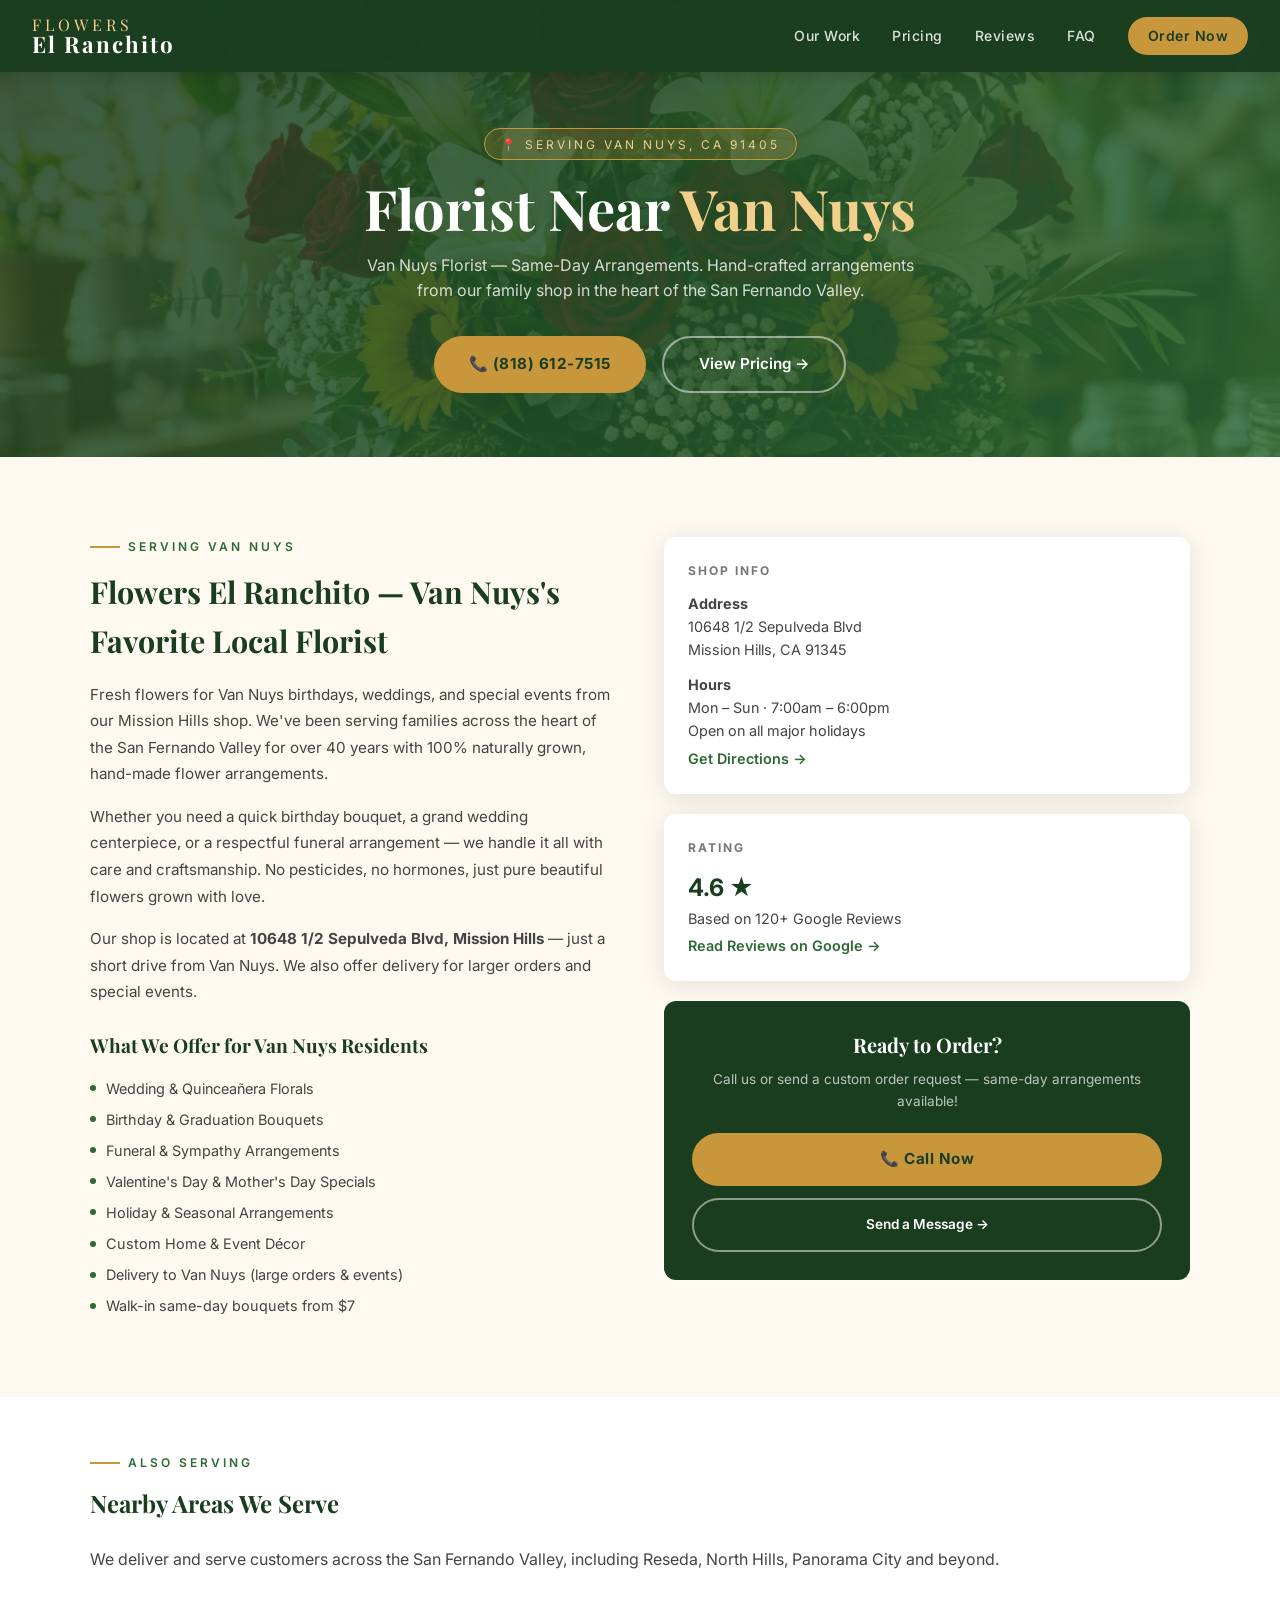
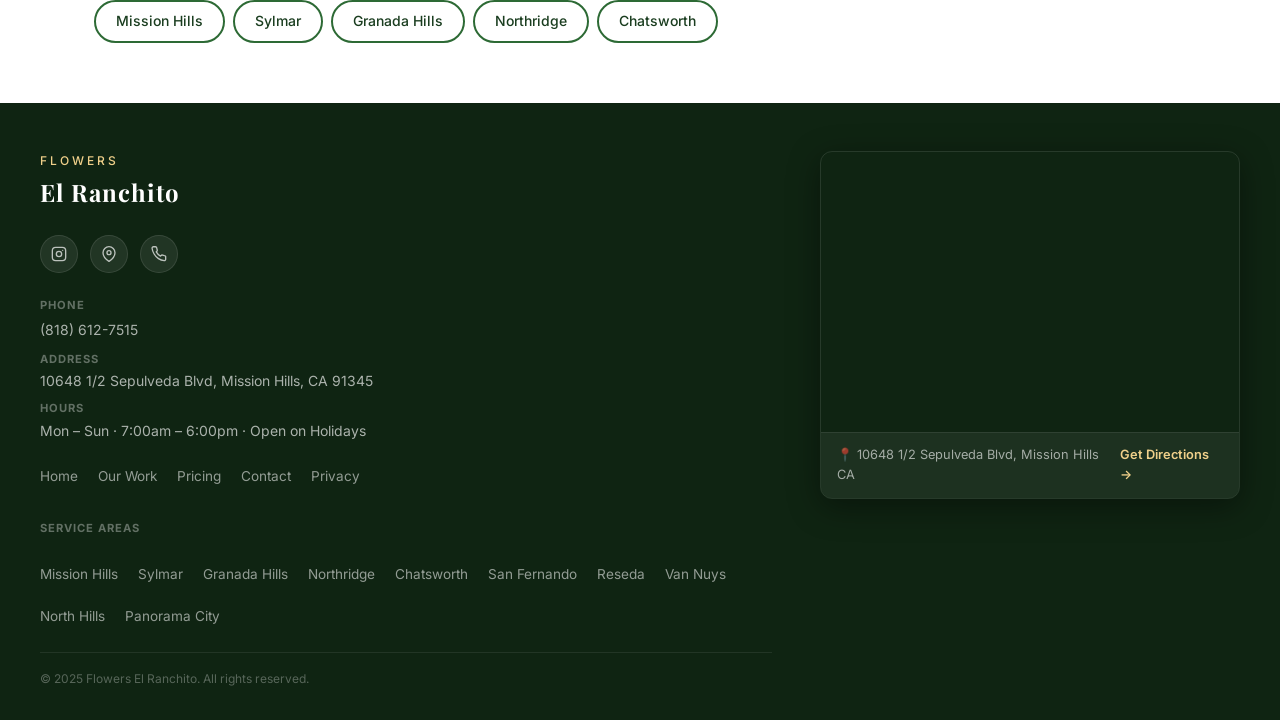
<file: locations/van-nuys.html>
<!DOCTYPE html>
<html lang="en">
<head>
  <meta charset="UTF-8" />
  <meta name="viewport" content="width=device-width, initial-scale=1.0" />
  <title>Florist in Van Nuys CA | Flowers El Ranchito | 91405</title>
  <meta name="description" content="Looking for a florist in Van Nuys, CA? Flowers El Ranchito delivers hand-crafted arrangements for weddings, quinceañeras, funerals & everyday bouquets. Call (818) 612-7515." />
  <link rel="canonical" href="https://elranchitogrowers.com/locations/van-nuys.html" />
  
  <link rel="icon" type="image/png" href="../assets/img/favicon.png" />
  <link rel="apple-touch-icon" href="../assets/img/favicon.png" />
  <meta name="theme-color" content="#1a3d1f" />
  <meta property="og:image" content="https://093b5f04.el-ranchito-growers.pages.dev/assets/img/og.png" />
  <meta property="og:image:width" content="1200" />
  <meta property="og:image:height" content="630" />
  <meta property="og:site_name" content="Flowers El Ranchito" />
  <meta name="twitter:card" content="summary_large_image" />
  <meta name="twitter:image" content="https://093b5f04.el-ranchito-growers.pages.dev/assets/img/og.png" />
  <link rel="stylesheet" href="../assets/css/style.css" />
  <style>
    .loc-hero { padding: 8rem 2rem 4rem; background: linear-gradient(135deg, var(--green-dark) 0%, var(--green-mid) 100%); text-align: center; position: relative; overflow: hidden; }
    .loc-hero::before { content: ''; position: absolute; inset: 0; background: url('../assets/img/hero.png') center/cover; opacity: 0.15; }
    .loc-hero .inner { position: relative; z-index: 2; }
    .loc-hero .badge { display: inline-block; background: rgba(200,151,60,0.2); border: 1px solid var(--gold); color: var(--gold-light); padding: 0.35rem 1rem; border-radius: 50px; font-size: 0.75rem; letter-spacing: 3px; text-transform: uppercase; margin-bottom: 1rem; }
    .loc-hero h1 { font-family: 'Playfair Display', serif; font-size: clamp(2rem,5vw,3.5rem); color: white; line-height: 1.15; margin-bottom: 0.75rem; }
    .loc-hero h1 span { color: var(--gold-light); }
    .loc-hero p { color: rgba(255,255,255,0.8); font-size: 1rem; max-width: 560px; margin: 0 auto 2rem; }
    .loc-hero .actions { display: flex; gap: 1rem; justify-content: center; flex-wrap: wrap; }

    .loc-body { padding: 5rem 2rem; background: var(--cream); }
    .loc-grid { display: grid; grid-template-columns: 1fr 1fr; gap: 3rem; max-width: 1100px; margin: 0 auto; align-items: start; }
    @media(max-width:768px){ .loc-grid { grid-template-columns: 1fr; } }

    .loc-content h2 { font-family: 'Playfair Display', serif; font-size: 1.9rem; color: var(--green-dark); margin-bottom: 1rem; }
    .loc-content p { color: var(--text-mid); line-height: 1.75; margin-bottom: 1rem; font-size: 0.95rem; }
    .loc-services { margin-top: 1.5rem; }
    .loc-services h3 { font-family: 'Playfair Display', serif; font-size: 1.2rem; color: var(--green-dark); margin-bottom: 1rem; }
    .loc-service-list { list-style: none; display: flex; flex-direction: column; gap: 0.5rem; }
    .loc-service-list li { display: flex; align-items: center; gap: 0.6rem; font-size: 0.9rem; color: var(--text-mid); }
    .loc-service-list li::before { content: ''; width: 6px; height: 6px; border-radius: 50%; background: var(--green-mid); flex-shrink: 0; }

    .loc-sidebar { display: flex; flex-direction: column; gap: 1.25rem; }
    .info-card { background: white; border-radius: var(--radius); padding: 1.5rem; box-shadow: var(--shadow); }
    .info-card h4 { font-size: 0.75rem; color: var(--text-light); text-transform: uppercase; letter-spacing: 2px; margin-bottom: 0.75rem; }
    .info-card p, .info-card a { font-size: 0.9rem; color: var(--text-mid); display: block; }
    .info-card a { color: var(--green-mid); font-weight: 600; margin-top: 0.25rem; }
    .info-card a:hover { color: var(--green-dark); }
    .cta-card { background: var(--green-dark); border-radius: var(--radius); padding: 1.75rem; text-align: center; }
    .cta-card h3 { font-family: 'Playfair Display', serif; color: white; font-size: 1.25rem; margin-bottom: 0.5rem; }
    .cta-card p { color: rgba(255,255,255,0.7); font-size: 0.85rem; margin-bottom: 1.25rem; }

    .nearby-section { background: white; padding: 3.5rem 2rem; }
    .nearby-section .container { max-width: 1100px; margin: 0 auto; }
    .nearby-section h2 { font-family: 'Playfair Display', serif; font-size: 1.5rem; color: var(--green-dark); margin-bottom: 1.5rem; }
    .loc-link { display: inline-block; padding: 0.5rem 1.25rem; border: 2px solid var(--green-mid); border-radius: 50px; color: var(--green-dark); font-size: 0.875rem; font-weight: 500; margin: 0.25rem; transition: var(--transition); }
    .loc-link:hover { background: var(--green-mid); color: white; }

    .schema-section { background: var(--cream); padding: 3rem 2rem; }
  </style>
  <script type="application/ld+json">
  {
    "@context": "https://schema.org",
    "@type": "Florist",
    "name": "Flowers El Ranchito",
    "description": "Family-owned florist serving Van Nuys and the San Fernando Valley for over 40 years.",
    "address": { "@type": "PostalAddress", "streetAddress": "10648 1/2 Sepulveda Blvd", "addressLocality": "Mission Hills", "addressRegion": "CA", "postalCode": "91345" },
    "telephone": "+18186127515",
    "openingHours": "Mo-Su 07:00-18:00",
    "url": "https://elranchitogrowers.com/locations/van-nuys.html",
    "areaServed": { "@type": "City", "name": "Van Nuys" },
    "aggregateRating": { "@type": "AggregateRating", "ratingValue": "4.6", "reviewCount": "120" }
  }
  </script>
</head>
<body>

<nav class="nav" id="main-nav">
  <a href="/" class="nav-brand">
    <span class="line1">Flowers</span>
    <span class="line2">El Ranchito</span>
  </a>
  <div class="nav-links" id="nav-links">
    <a href="../our-work.html">Our Work</a>
    <a href="../pricing.html">Pricing</a>
    <a href="../index.html#reviews">Reviews</a>
    <a href="../index.html#faq">FAQ</a>
    <a href="../index.html#contact" class="nav-cta">Order Now</a>
  </div>
  <div class="nav-hamburger" id="hamburger" aria-label="Menu" role="button" tabindex="0">
    <span></span><span></span><span></span>
  </div>
</nav>

<!-- HERO -->
<div class="loc-hero">
  <div class="inner">
    <div class="badge">📍 Serving Van Nuys, CA 91405</div>
    <h1>Florist Near <span>Van Nuys</span></h1>
    <p>Van Nuys Florist — Same-Day Arrangements. Hand-crafted arrangements from our family shop in the heart of the San Fernando Valley.</p>
    <div class="actions">
      <a href="tel:+18186127515" class="btn-primary">📞 (818) 612-7515</a>
      <a href="../pricing.html" class="btn-outline">View Pricing →</a>
    </div>
  </div>
</div>

<!-- BODY -->
<section class="loc-body">
  <div class="loc-grid">
    <div class="loc-content">
      <div class="section-label">Serving Van Nuys</div>
      <h2>Flowers El Ranchito — Van Nuys's Favorite Local Florist</h2>
      <p>Fresh flowers for Van Nuys birthdays, weddings, and special events from our Mission Hills shop. We've been serving families across the heart of the San Fernando Valley for over 40 years with 100% naturally grown, hand-made flower arrangements.</p>
      <p>Whether you need a quick birthday bouquet, a grand wedding centerpiece, or a respectful funeral arrangement — we handle it all with care and craftsmanship. No pesticides, no hormones, just pure beautiful flowers grown with love.</p>
      <p>Our shop is located at <strong>10648 1/2 Sepulveda Blvd, Mission Hills</strong> — just a short drive from Van Nuys. We also offer delivery for larger orders and special events.</p>
      <div class="loc-services">
        <h3>What We Offer for Van Nuys Residents</h3>
        <ul class="loc-service-list">
          <li>Wedding &amp; Quinceañera Florals</li>
          <li>Birthday &amp; Graduation Bouquets</li>
          <li>Funeral &amp; Sympathy Arrangements</li>
          <li>Valentine's Day &amp; Mother's Day Specials</li>
          <li>Holiday &amp; Seasonal Arrangements</li>
          <li>Custom Home &amp; Event Décor</li>
          <li>Delivery to Van Nuys (large orders &amp; events)</li>
          <li>Walk-in same-day bouquets from $7</li>
        </ul>
      </div>
    </div>
    <div class="loc-sidebar">
      <div class="info-card">
        <h4>Shop Info</h4>
        <p><strong>Address</strong></p>
        <p>10648 1/2 Sepulveda Blvd<br>Mission Hills, CA 91345</p>
        <p style="margin-top:0.75rem;"><strong>Hours</strong></p>
        <p>Mon – Sun · 7:00am – 6:00pm</p>
        <p>Open on all major holidays</p>
        <a href="https://maps.google.com/?q=Flowers+El+Ranchito+Mission+Hills+CA" target="_blank" rel="noopener">Get Directions →</a>
      </div>
      <div class="info-card">
        <h4>Rating</h4>
        <p style="font-size:1.5rem;font-weight:700;color:var(--green-dark);">4.6 ★</p>
        <p>Based on 120+ Google Reviews</p>
        <a href="https://www.google.com/search?q=flowers+el+ranchito" target="_blank" rel="noopener">Read Reviews on Google →</a>
      </div>
      <div class="cta-card">
        <h3>Ready to Order?</h3>
        <p>Call us or send a custom order request — same-day arrangements available!</p>
        <a href="tel:+18186127515" class="btn-primary" style="display:inline-flex;justify-content:center;width:100%;">📞 Call Now</a>
        <a href="../index.html#contact" class="btn-outline" style="display:inline-flex;justify-content:center;width:100%;margin-top:0.75rem;font-size:0.85rem;">Send a Message →</a>
      </div>
    </div>
  </div>
</section>

<!-- NEARBY LOCATIONS -->
<section class="nearby-section">
  <div class="container">
    <div class="section-label">Also Serving</div>
    <h2>Nearby Areas We Serve</h2>
    <p style="color:var(--text-mid);margin-bottom:1.5rem;">We deliver and serve customers across the San Fernando Valley, including Reseda, North Hills, Panorama City and beyond.</p>
    <a href="mission-hills.html" class="loc-link">Mission Hills</a><a href="sylmar.html" class="loc-link">Sylmar</a><a href="granada-hills.html" class="loc-link">Granada Hills</a><a href="northridge.html" class="loc-link">Northridge</a><a href="chatsworth.html" class="loc-link">Chatsworth</a>
  </div>
</section>

<!-- FOOTER -->
<footer>
  <div class="footer-inner">
    <div class="footer-left">
      <div class="footer-brand">
        <span>Flowers</span>
        El Ranchito
      </div>
      <div class="social-row">
        <a href="https://www.instagram.com/flowerselranchito/" target="_blank" rel="noopener" class="social-btn" aria-label="Instagram">
          <svg width="16" height="16" viewBox="0 0 24 24" fill="none" stroke="currentColor" stroke-width="2" stroke-linecap="round" stroke-linejoin="round"><rect x="2" y="2" width="20" height="20" rx="5" ry="5"/><circle cx="12" cy="12" r="4"/><circle cx="17.5" cy="6.5" r="1" fill="currentColor" stroke="none"/></svg>
        </a>
        <a href="https://g.page/r/CYGmpNmzfyX0EBA" target="_blank" rel="noopener" class="social-btn" aria-label="Google Business">
          <svg width="16" height="16" viewBox="0 0 24 24" fill="none" stroke="currentColor" stroke-width="2" stroke-linecap="round" stroke-linejoin="round"><path d="M21 10c0 7-9 13-9 13s-9-6-9-13a9 9 0 0 1 18 0z"/><circle cx="12" cy="10" r="3"/></svg>
        </a>
        <a href="tel:+18186127515" class="social-btn" aria-label="Call us">
          <svg width="16" height="16" viewBox="0 0 24 24" fill="none" stroke="currentColor" stroke-width="2" stroke-linecap="round" stroke-linejoin="round"><path d="M22 16.92v3a2 2 0 0 1-2.18 2 19.79 19.79 0 0 1-8.63-3.07A19.5 19.5 0 0 1 4.69 12a19.79 19.79 0 0 1-3.07-8.67A2 2 0 0 1 3.6 1.18h3a2 2 0 0 1 2 1.72c.127.96.361 1.903.7 2.81a2 2 0 0 1-.45 2.11L7.91 8.74a16 16 0 0 0 6.35 6.35l.96-.96a2 2 0 0 1 2.11-.45c.907.339 1.85.573 2.81.7A2 2 0 0 1 22 16.92z"/></svg>
        </a>
      </div>
      <div class="footer-contact">
        <div><strong>Phone</strong><a href="tel:+18186127515">(818) 612-7515</a></div>
        <div><strong>Address</strong><p>10648 1/2 Sepulveda Blvd, Mission Hills, CA 91345</p></div>
        <div><strong>Hours</strong><p>Mon – Sun · 7:00am – 6:00pm · Open on Holidays</p></div>
      </div>
      <div class="footer-links">
        <a href="/">Home</a>
        <a href="../our-work.html">Our Work</a>
        <a href="../pricing.html">Pricing</a>
        <a href="../index.html#contact">Contact</a>
        <a href="../privacy.html">Privacy</a>
      </div>
      <div class="footer-links" style="margin-top:0.5rem;">
        <strong style="color:rgba(255,255,255,0.35);font-size:0.7rem;text-transform:uppercase;letter-spacing:1px;width:100%;display:block;margin-bottom:0.4rem;">Service Areas</strong>
        <a href="../locations/mission-hills.html">Mission Hills</a>
        <a href="../locations/sylmar.html">Sylmar</a>
        <a href="../locations/granada-hills.html">Granada Hills</a>
        <a href="../locations/northridge.html">Northridge</a>
        <a href="../locations/chatsworth.html">Chatsworth</a>
        <a href="../locations/san-fernando.html">San Fernando</a>
        <a href="../locations/reseda.html">Reseda</a>
        <a href="../locations/van-nuys.html">Van Nuys</a>
        <a href="../locations/north-hills.html">North Hills</a>
        <a href="../locations/panorama-city.html">Panorama City</a>
      </div>
      <p class="copy">© 2025 Flowers El Ranchito. All rights reserved.</p>
    </div>
    <div class="footer-map">
      <iframe
        title="Flowers El Ranchito location map"
        src="https://maps.google.com/maps?q=Flowers+El+Ranchito+Mission+Hills+CA&output=embed&z=16"
        loading="lazy"
        referrerpolicy="no-referrer-when-downgrade"
        allowfullscreen>
      </iframe>
      <div class="map-label">
        <span>📍 10648 1/2 Sepulveda Blvd, Mission Hills CA</span>
        <a href="https://maps.google.com/?q=Flowers+El+Ranchito+Mission+Hills+CA" target="_blank" rel="noopener">Get Directions →</a>
      </div>
    </div>
  </div>
</footer>

<script src="../assets/js/main.js"></script>
</body>
</html>
</file>
<file: assets/css/style.css>
/* ===== El Ranchito Growers — Static Site CSS ===== */
@import url('https://fonts.googleapis.com/css2?family=Playfair+Display:wght@400;600;700&family=Inter:wght@300;400;500;600&display=swap');

:root {
  --green-dark: #1a3d1f;
  --green-mid: #2d6a35;
  --green-light: #4a9455;
  --green-pale: #e8f5ea;
  --cream: #fdf9f0;
  --gold: #c8973c;
  --gold-light: #f0d08a;
  --text-dark: #1c1c1c;
  --text-mid: #444;
  --text-light: #777;
  --white: #fff;
  --shadow: 0 4px 24px rgba(0,0,0,0.10);
  --shadow-lg: 0 12px 48px rgba(0,0,0,0.15);
  --radius: 12px;
  --radius-sm: 6px;
  --transition: all 0.3s ease;
}

*, *::before, *::after { box-sizing: border-box; margin: 0; padding: 0; }

html { scroll-behavior: smooth; }

body {
  font-family: 'Inter', sans-serif;
  color: var(--text-dark);
  background: var(--white);
  line-height: 1.6;
}

img { max-width: 100%; display: block; }
a { text-decoration: none; color: inherit; }

/* ===== NAV ===== */
.nav {
  position: fixed; top: 0; left: 0; right: 0; z-index: 1000;
  background: rgba(26, 61, 31, 0.97);
  backdrop-filter: blur(12px);
  padding: 0 2rem;
  display: flex; align-items: center; justify-content: space-between;
  height: 72px;
  box-shadow: 0 2px 20px rgba(0,0,0,0.2);
}

.nav-brand {
  display: flex; flex-direction: column; line-height: 1;
}
.nav-brand .line1 { font-family: 'Playfair Display', serif; font-size: 1rem; color: var(--gold-light); letter-spacing: 4px; text-transform: uppercase; }
.nav-brand .line2 { font-family: 'Playfair Display', serif; font-size: 1.4rem; color: var(--white); font-weight: 700; letter-spacing: 2px; }

.nav-links { display: flex; gap: 2rem; align-items: center; }
.nav-links a { color: rgba(255,255,255,0.85); font-size: 0.875rem; font-weight: 500; letter-spacing: 0.5px; transition: var(--transition); }
.nav-links a:hover { color: var(--gold-light); }

.nav-cta {
  background: var(--gold); color: var(--green-dark) !important;
  padding: 0.5rem 1.25rem; border-radius: 50px;
  font-weight: 600 !important; transition: var(--transition) !important;
}
.nav-cta:hover { background: var(--gold-light) !important; transform: translateY(-1px); }

.nav-hamburger { display: none; flex-direction: column; gap: 5px; cursor: pointer; }
.nav-hamburger span { width: 24px; height: 2px; background: white; display: block; transition: var(--transition); }

/* ===== HERO ===== */
.hero {
  min-height: 100vh; position: relative; overflow: hidden;
  display: flex; align-items: center; justify-content: center;
  background: var(--green-dark);
}

.hero-bg {
  position: absolute; inset: 0;
  background-image: url('../img/hero.png');
  background-size: cover; background-position: center;
  opacity: 0.45;
}

.hero-overlay {
  position: absolute; inset: 0;
  background: linear-gradient(135deg, rgba(26,61,31,0.85) 0%, rgba(45,106,53,0.5) 60%, rgba(200,151,60,0.2) 100%);
}

.hero-content {
  position: relative; z-index: 2;
  text-align: center; padding: 2rem;
  max-width: 800px;
}

.hero-badge {
  display: inline-block;
  background: rgba(200,151,60,0.2); border: 1px solid var(--gold);
  color: var(--gold-light); padding: 0.4rem 1.2rem;
  border-radius: 50px; font-size: 0.8rem; letter-spacing: 3px;
  text-transform: uppercase; margin-bottom: 1.5rem;
}

.hero h1 {
  font-family: 'Playfair Display', serif;
  font-size: clamp(2.8rem, 7vw, 5.5rem);
  color: var(--white); line-height: 1.1; margin-bottom: 1.5rem;
  text-shadow: 0 2px 20px rgba(0,0,0,0.4);
}

.hero h1 span { color: var(--gold-light); display: block; }

.hero p {
  font-size: 1.1rem; color: rgba(255,255,255,0.85);
  max-width: 580px; margin: 0 auto 2.5rem;
}

.hero-actions { display: flex; gap: 1rem; justify-content: center; flex-wrap: wrap; }

.btn-primary {
  background: var(--gold); color: var(--green-dark);
  padding: 0.9rem 2.2rem; border-radius: 50px;
  font-weight: 700; font-size: 0.95rem; letter-spacing: 0.5px;
  transition: var(--transition); border: none; cursor: pointer;
  display: inline-flex; align-items: center; gap: 0.5rem;
}
.btn-primary:hover { background: var(--gold-light); transform: translateY(-2px); box-shadow: 0 8px 24px rgba(200,151,60,0.4); }

.btn-outline {
  background: transparent; color: var(--white);
  padding: 0.9rem 2.2rem; border-radius: 50px;
  font-weight: 600; font-size: 0.95rem;
  border: 2px solid rgba(255,255,255,0.5);
  transition: var(--transition); cursor: pointer;
  display: inline-flex; align-items: center; gap: 0.5rem;
}
.btn-outline:hover { border-color: white; background: rgba(255,255,255,0.1); transform: translateY(-2px); }

.hero-stats {
  display: flex; gap: 3rem; justify-content: center; margin-top: 4rem;
  border-top: 1px solid rgba(255,255,255,0.2); padding-top: 2rem;
}
.hero-stat .num { font-family: 'Playfair Display', serif; font-size: 2.2rem; color: var(--gold-light); font-weight: 700; }
.hero-stat .lbl { font-size: 0.8rem; color: rgba(255,255,255,0.7); text-transform: uppercase; letter-spacing: 1px; }

/* ===== SECTIONS ===== */
section { padding: 5rem 2rem; }

.container { max-width: 1200px; margin: 0 auto; }

.section-label {
  font-size: 0.75rem; font-weight: 600; color: var(--green-mid);
  text-transform: uppercase; letter-spacing: 3px; margin-bottom: 0.75rem;
  display: flex; align-items: center; gap: 0.5rem;
}
.section-label::before { content: ''; width: 30px; height: 2px; background: var(--gold); display: block; }

.section-title {
  font-family: 'Playfair Display', serif;
  font-size: clamp(2rem, 4vw, 2.8rem);
  color: var(--green-dark); margin-bottom: 1rem; line-height: 1.2;
}

.section-sub { color: var(--text-mid); font-size: 1rem; max-width: 560px; margin-bottom: 3rem; }

/* ===== CATEGORIES ===== */
.categories { background: var(--cream); }

.cats-grid {
  display: grid;
  grid-template-columns: repeat(auto-fit, minmax(240px, 1fr));
  gap: 1.5rem; margin-top: 3rem;
}

.cat-card {
  background: white; border-radius: var(--radius);
  overflow: hidden; box-shadow: var(--shadow);
  transition: var(--transition); cursor: pointer;
}
.cat-card:hover { transform: translateY(-6px); box-shadow: var(--shadow-lg); }

.cat-card img { width: 100%; height: 280px; object-fit: cover; transition: transform 0.5s ease; }
.cat-card:hover img { transform: scale(1.05); }

.cat-info { padding: 1.25rem; }
.cat-info h3 { font-family: 'Playfair Display', serif; font-size: 1.2rem; color: var(--green-dark); margin-bottom: 0.25rem; }
.cat-info p { font-size: 0.85rem; color: var(--text-light); }

/* ===== ABOUT ===== */
.about { background: white; }
.about-inner { display: grid; grid-template-columns: 1fr 1fr; gap: 4rem; align-items: center; }
.about-img-wrap { position: relative; }
.about-img-wrap img { border-radius: var(--radius); box-shadow: var(--shadow-lg); width: 100%; height: 500px; object-fit: cover; }
.about-badge {
  position: absolute; bottom: -1.5rem; right: -1.5rem;
  background: var(--green-dark); color: white;
  border-radius: var(--radius); padding: 1.25rem 1.5rem;
  text-align: center; box-shadow: var(--shadow-lg);
}
.about-badge .big { font-family: 'Playfair Display', serif; font-size: 2.5rem; color: var(--gold-light); font-weight: 700; line-height: 1; }
.about-badge .sm { font-size: 0.75rem; color: rgba(255,255,255,0.7); text-transform: uppercase; letter-spacing: 1px; }

.about-pillars { display: flex; flex-direction: column; gap: 1.25rem; margin-top: 2rem; }
.pillar { display: flex; gap: 1rem; align-items: flex-start; }
.pillar-icon { width: 42px; height: 42px; background: var(--green-pale); border-radius: 50%; display: flex; align-items: center; justify-content: center; font-size: 1.2rem; flex-shrink: 0; }
.pillar h4 { font-weight: 600; color: var(--green-dark); margin-bottom: 0.2rem; }
.pillar p { font-size: 0.875rem; color: var(--text-mid); }

/* ===== SERVICES OCCASIONS ===== */
.occasions { background: var(--green-dark); }
.occasions .section-label { color: var(--gold-light); }
.occasions .section-title { color: white; }
.occasions .section-sub { color: rgba(255,255,255,0.7); }

.occ-grid { display: grid; grid-template-columns: repeat(auto-fit, minmax(180px, 1fr)); gap: 1rem; margin-top: 2rem; }

.occ-card {
  background: rgba(255,255,255,0.07); border: 1px solid rgba(255,255,255,0.12);
  border-radius: var(--radius); padding: 1.75rem 1.25rem;
  text-align: center; transition: var(--transition); cursor: pointer;
}
.occ-card:hover { background: rgba(255,255,255,0.14); transform: translateY(-4px); border-color: var(--gold); }
.occ-card .icon {
  width: 52px; height: 52px;
  background: rgba(255,255,255,0.1);
  border-radius: 50%;
  display: flex; align-items: center; justify-content: center;
  margin: 0 auto 1rem;
  transition: var(--transition);
}
.occ-card .icon svg {
  width: 26px; height: 26px;
  stroke: rgba(255,255,255,0.75);
  transition: var(--transition);
}
.occ-card:hover .icon { background: rgba(200,151,60,0.2); }
.occ-card:hover .icon svg { stroke: var(--gold-light); }
.occ-card h3 { color: white; font-size: 0.9rem; font-weight: 600; letter-spacing: 0.3px; }

/* ===== REVIEWS ===== */
.reviews { background: var(--cream); }

.stars { display: flex; gap: 3px; }
.stars span { color: var(--gold); font-size: 1.1rem; }

.rating-summary {
  display: flex; align-items: center; gap: 2rem;
  background: white; border-radius: var(--radius);
  padding: 2rem 2.5rem; box-shadow: var(--shadow);
  margin-bottom: 3rem; max-width: 480px;
}
.rating-num { font-family: 'Playfair Display', serif; font-size: 4rem; color: var(--green-dark); font-weight: 700; line-height: 1; }
.rating-info p { font-size: 0.85rem; color: var(--text-light); margin-top: 0.3rem; }

.reviews-grid { display: grid; grid-template-columns: repeat(auto-fit, minmax(300px, 1fr)); gap: 1.5rem; }

.review-card {
  background: white; border-radius: var(--radius); padding: 1.75rem;
  box-shadow: var(--shadow); transition: var(--transition);
  border-top: 3px solid var(--green-mid);
}
.review-card:hover { transform: translateY(-4px); box-shadow: var(--shadow-lg); }

.reviewer { display: flex; align-items: center; gap: 0.75rem; margin-bottom: 1rem; }
.reviewer-avatar {
  width: 44px; height: 44px; border-radius: 50%;
  background: var(--green-mid); color: white;
  display: flex; align-items: center; justify-content: center;
  font-weight: 700; font-size: 1.1rem;
}
.reviewer-name { font-weight: 600; font-size: 0.95rem; }
.reviewer-date { font-size: 0.8rem; color: var(--text-light); }
.review-text { font-size: 0.9rem; color: var(--text-mid); line-height: 1.7; margin-top: 0.75rem; }

/* ===== FAQ ===== */
.faq { background: white; }
.faq-list { max-width: 780px; display: flex; flex-direction: column; gap: 1rem; }

.faq-item {
  border: 1px solid #e8ede9; border-radius: var(--radius);
  overflow: hidden; transition: var(--transition);
}
.faq-item.open { border-color: var(--green-mid); box-shadow: var(--shadow); }

.faq-q {
  width: 100%; padding: 1.25rem 1.5rem;
  background: none; border: none; cursor: pointer;
  display: flex; justify-content: space-between; align-items: center;
  font-size: 0.95rem; font-weight: 600; color: var(--green-dark);
  text-align: left; transition: var(--transition); font-family: 'Inter', sans-serif;
}
.faq-q:hover { background: var(--green-pale); }
.faq-q .faq-icon { transition: transform 0.3s; font-size: 1.2rem; color: var(--green-mid); flex-shrink: 0; }
.faq-item.open .faq-icon { transform: rotate(45deg); }

.faq-a {
  max-height: 0; overflow: hidden;
  transition: max-height 0.4s ease, padding 0.3s;
  padding: 0 1.5rem;
}
.faq-item.open .faq-a { max-height: 200px; padding: 0 1.5rem 1.25rem; }
.faq-a p { font-size: 0.9rem; color: var(--text-mid); line-height: 1.75; }

/* ===== CONTACT ===== */
.contact { background: var(--green-dark); }
.contact .section-label { color: var(--gold-light); }
.contact .section-title { color: white; }

.contact-inner { display: grid; grid-template-columns: 1fr 1fr; gap: 4rem; }

.contact-info { display: flex; flex-direction: column; gap: 1.5rem; }

.contact-item { display: flex; gap: 1rem; align-items: flex-start; }
.contact-icon { width: 46px; height: 46px; border-radius: 50%; background: rgba(255,255,255,0.1); display: flex; align-items: center; justify-content: center; font-size: 1.2rem; flex-shrink: 0; }
.contact-item h4 { color: var(--gold-light); font-size: 0.8rem; text-transform: uppercase; letter-spacing: 1px; margin-bottom: 0.2rem; }
.contact-item p, .contact-item a { color: rgba(255,255,255,0.85); font-size: 0.95rem; }
.contact-item a:hover { color: var(--gold-light); }

.contact-form { background: rgba(255,255,255,0.06); border: 1px solid rgba(255,255,255,0.12); border-radius: var(--radius); padding: 2rem; }

.form-row { display: grid; grid-template-columns: 1fr 1fr; gap: 1rem; }
.form-group { margin-bottom: 1rem; }
.form-group label { display: block; font-size: 0.8rem; color: rgba(255,255,255,0.7); margin-bottom: 0.4rem; text-transform: uppercase; letter-spacing: 1px; }
.form-group input, .form-group select, .form-group textarea {
  width: 100%; background: rgba(255,255,255,0.08); border: 1px solid rgba(255,255,255,0.2);
  border-radius: var(--radius-sm); padding: 0.75rem 1rem;
  color: white; font-family: 'Inter', sans-serif; font-size: 0.9rem;
  transition: var(--transition); outline: none;
}
.form-group input:focus, .form-group select:focus, .form-group textarea:focus { border-color: var(--gold); background: rgba(255,255,255,0.12); }
.form-group input::placeholder, .form-group textarea::placeholder { color: rgba(255,255,255,0.4); }
.form-group select option { background: var(--green-dark); color: white; }
.form-group textarea { height: 110px; resize: vertical; }

.btn-submit {
  width: 100%; background: var(--gold); color: var(--green-dark);
  padding: 1rem; border: none; border-radius: 50px;
  font-weight: 700; font-size: 1rem; cursor: pointer;
  transition: var(--transition); font-family: 'Inter', sans-serif;
}
.btn-submit:hover { background: var(--gold-light); transform: translateY(-2px); }

/* ===== FOOTER ===== */
footer {
  background: #0f2412;
  padding: 3rem 2rem 2rem;
}

.footer-inner {
  max-width: 1200px; margin: 0 auto;
  display: grid; grid-template-columns: 1fr 420px;
  gap: 3rem; align-items: start;
}

.footer-left { display: flex; flex-direction: column; gap: 1.5rem; }

footer .footer-brand {
  font-family: 'Playfair Display', serif; color: white;
  font-size: 1.5rem; font-weight: 700; letter-spacing: 1px;
}
footer .footer-brand span { display: block; font-size: 0.75rem; color: var(--gold-light); letter-spacing: 3px; text-transform: uppercase; font-family: 'Inter', sans-serif; font-weight: 500; margin-bottom: 0.2rem; }

.footer-links { display: flex; gap: 1.25rem; flex-wrap: wrap; }
.footer-links a { color: rgba(255,255,255,0.55); font-size: 0.85rem; transition: var(--transition); }
.footer-links a:hover { color: var(--gold-light); }

.footer-contact { display: flex; flex-direction: column; gap: 0.5rem; }
.footer-contact a, .footer-contact p { color: rgba(255,255,255,0.65); font-size: 0.875rem; transition: var(--transition); }
.footer-contact a:hover { color: var(--gold-light); }
.footer-contact strong { color: rgba(255,255,255,0.35); font-size: 0.7rem; text-transform: uppercase; letter-spacing: 1px; display: block; margin-bottom: 0.1rem; }

footer .copy { color: rgba(255,255,255,0.3); font-size: 0.75rem; border-top: 1px solid rgba(255,255,255,0.08); padding-top: 1rem; }

.social-row { display: flex; gap: 0.75rem; }
.social-btn {
  width: 38px; height: 38px; border-radius: 50%;
  background: rgba(255,255,255,0.08); color: rgba(255,255,255,0.7);
  display: flex; align-items: center; justify-content: center;
  font-size: 1rem; transition: var(--transition); border: 1px solid rgba(255,255,255,0.1);
}
.social-btn:hover { background: var(--gold); color: var(--green-dark); border-color: var(--gold); transform: translateY(-2px); }

.footer-map {
  border-radius: var(--radius); overflow: hidden;
  box-shadow: 0 8px 32px rgba(0,0,0,0.4);
  border: 1px solid rgba(255,255,255,0.1);
}
.footer-map iframe { width: 100%; height: 280px; display: block; border: none; filter: grayscale(20%) contrast(1.05); }
.footer-map .map-label {
  background: rgba(255,255,255,0.06); padding: 0.75rem 1rem;
  display: flex; align-items: center; justify-content: space-between;
  border-top: 1px solid rgba(255,255,255,0.08);
}
.footer-map .map-label span { color: rgba(255,255,255,0.6); font-size: 0.8rem; }
.footer-map .map-label a { color: var(--gold-light); font-size: 0.8rem; font-weight: 600; transition: var(--transition); }
.footer-map .map-label a:hover { color: var(--gold); }

@media(max-width: 860px) {
  .footer-inner { grid-template-columns: 1fr; }
  .footer-map iframe { height: 220px; }
}

/* ===== GALLERY PAGE ===== */
.page-hero {
  padding: 8rem 2rem 4rem;
  background: linear-gradient(135deg, var(--green-dark), var(--green-mid));
  text-align: center;
}
.page-hero h1 { font-family: 'Playfair Display', serif; color: white; font-size: clamp(2rem,5vw,3.5rem); }
.page-hero p { color: rgba(255,255,255,0.75); margin-top: 0.75rem; font-size: 1rem; }

.gallery-filters { display: flex; gap: 0.75rem; flex-wrap: wrap; justify-content: center; margin-bottom: 2.5rem; }
.filter-btn {
  padding: 0.5rem 1.25rem; border-radius: 50px; border: 2px solid var(--green-mid);
  background: transparent; color: var(--green-dark); font-size: 0.875rem; font-weight: 500;
  cursor: pointer; transition: var(--transition); font-family: 'Inter', sans-serif;
}
.filter-btn.active, .filter-btn:hover { background: var(--green-mid); color: white; border-color: var(--green-mid); }

.masonry-grid { columns: 3; gap: 1.25rem; }
@media(max-width: 900px) { .masonry-grid { columns: 2; } }
@media(max-width: 580px) { .masonry-grid { columns: 1; } }

.masonry-item { break-inside: avoid; margin-bottom: 1.25rem; border-radius: var(--radius); overflow: hidden; box-shadow: var(--shadow); cursor: pointer; position: relative; }
.masonry-item img { width: 100%; display: block; transition: transform 0.4s ease; }
.masonry-item:hover img { transform: scale(1.04); }
.masonry-item .overlay {
  position: absolute; inset: 0; background: linear-gradient(to top, rgba(26,61,31,0.85), transparent);
  opacity: 0; transition: var(--transition); display: flex; align-items: flex-end; padding: 1.25rem;
}
.masonry-item:hover .overlay { opacity: 1; }
.overlay span { color: white; font-weight: 600; font-size: 0.9rem; }

/* ===== PRICING PAGE ===== */
.pricing-cards { display: grid; grid-template-columns: repeat(auto-fit, minmax(280px, 1fr)); gap: 1.75rem; margin-top: 2.5rem; }

.pricing-card {
  background: white; border-radius: var(--radius);
  box-shadow: var(--shadow); overflow: hidden;
  transition: var(--transition); position: relative;
}
.pricing-card:hover { transform: translateY(-6px); box-shadow: var(--shadow-lg); }
.pricing-card.featured { border: 2px solid var(--gold); }
.pricing-card .badge-feat {
  position: absolute; top: 1rem; right: 1rem;
  background: var(--gold); color: var(--green-dark);
  font-size: 0.7rem; font-weight: 700; padding: 0.25rem 0.75rem;
  border-radius: 50px; text-transform: uppercase; letter-spacing: 1px;
}

.pricing-card-top { background: var(--green-dark); padding: 2rem 1.75rem; }
.pricing-card-top h3 { font-family: 'Playfair Display', serif; color: var(--gold-light); font-size: 1.3rem; margin-bottom: 0.25rem; }
.pricing-card-top .tag { color: rgba(255,255,255,0.6); font-size: 0.8rem; text-transform: uppercase; letter-spacing: 1px; }
.price { display: flex; align-items: baseline; gap: 0.25rem; margin-top: 1rem; }
.price .from { font-size: 0.8rem; color: rgba(255,255,255,0.6); }
.price .amount { font-family: 'Playfair Display', serif; font-size: 2.5rem; color: white; font-weight: 700; }
.price .unit { font-size: 0.8rem; color: rgba(255,255,255,0.6); }

.pricing-card-body { padding: 1.75rem; }
.pricing-card-body ul { list-style: none; display: flex; flex-direction: column; gap: 0.6rem; }
.pricing-card-body li { display: flex; align-items: center; gap: 0.5rem; font-size: 0.875rem; color: var(--text-mid); }
.pricing-card-body li::before { content: '✓'; color: var(--green-mid); font-weight: 700; flex-shrink: 0; }
.pricing-card-body .btn-primary { margin-top: 1.5rem; width: 100%; justify-content: center; }

/* ===== MOBILE ===== */
@media (max-width: 768px) {
  .nav-links { display: none; flex-direction: column; position: absolute; top: 72px; left: 0; right: 0; background: var(--green-dark); padding: 1.5rem; gap: 1rem; }
  .nav-links.open { display: flex; }
  .nav-hamburger { display: flex; }
  .about-inner, .contact-inner { grid-template-columns: 1fr; }
  .about-badge { right: 0; bottom: -1rem; }
  .form-row { grid-template-columns: 1fr; }
  .hero-stats { gap: 1.5rem; }
  section { padding: 3.5rem 1.25rem; }
}
</file>
